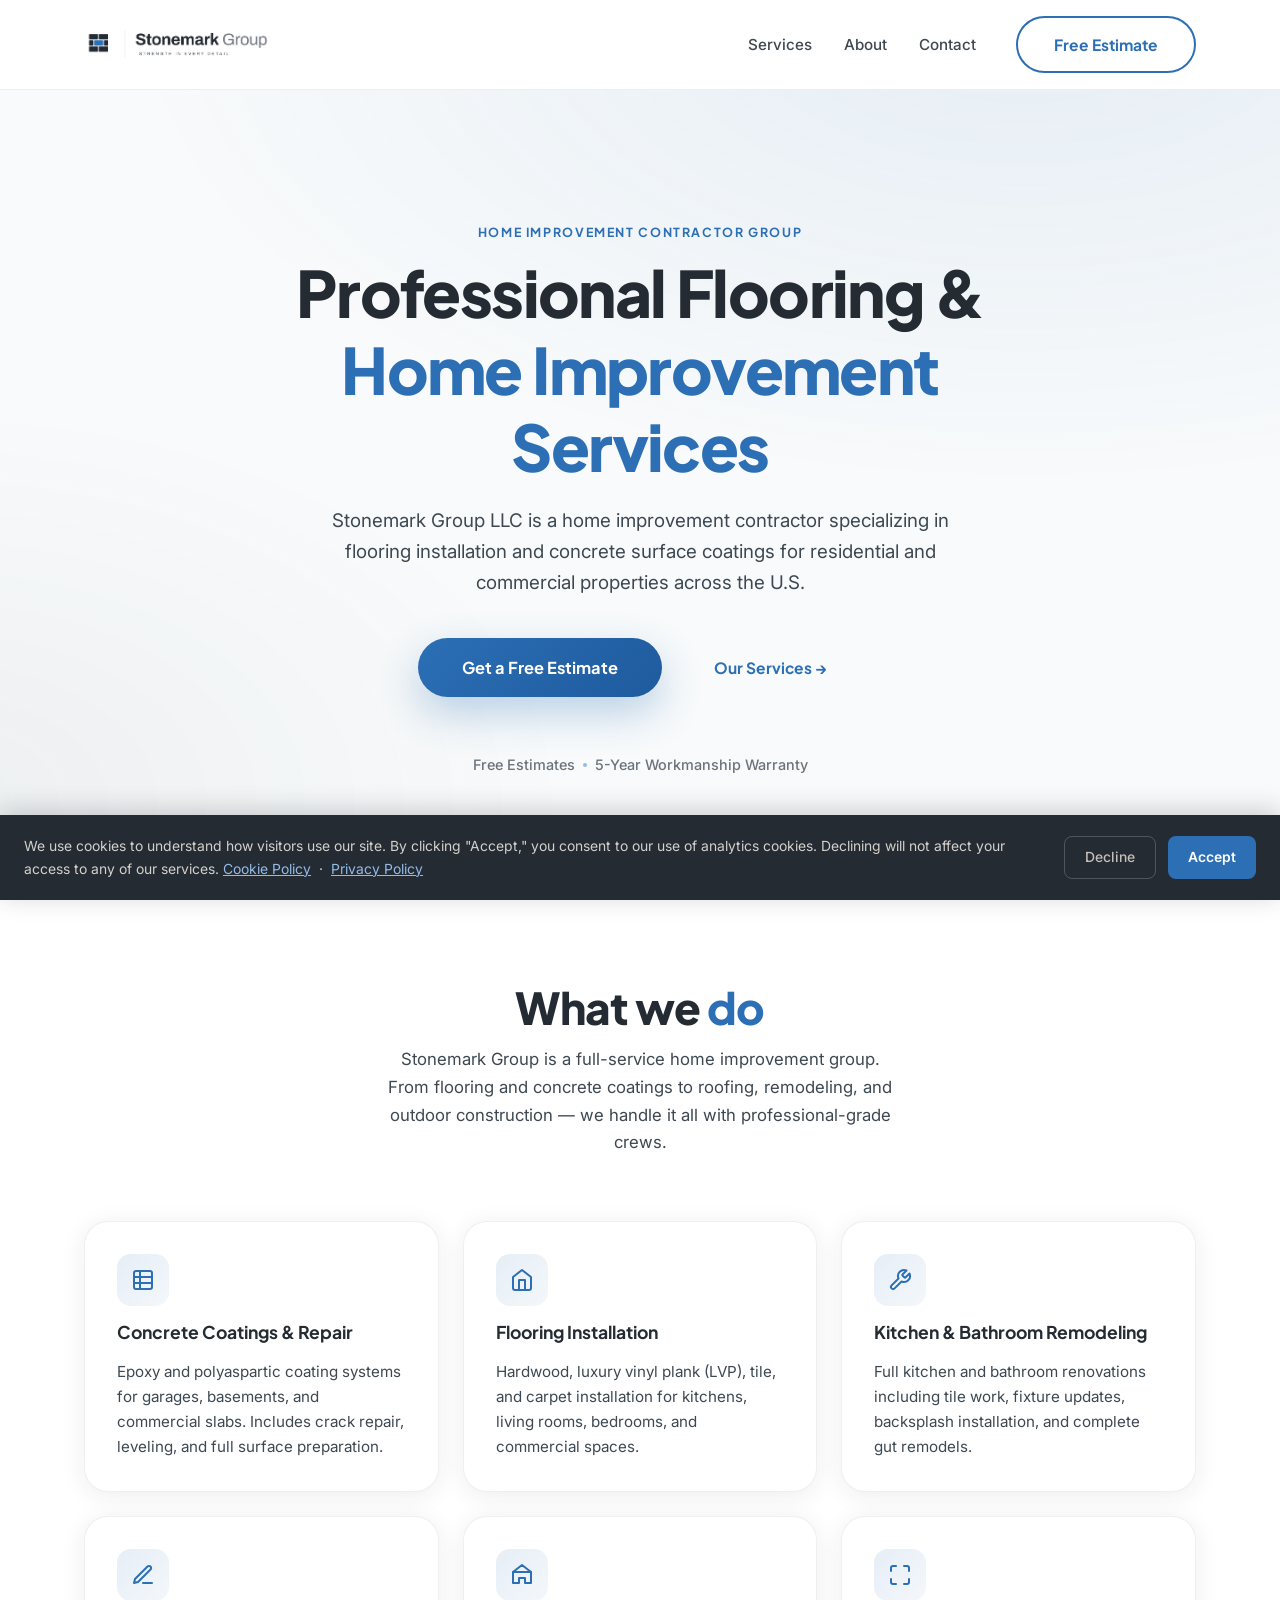
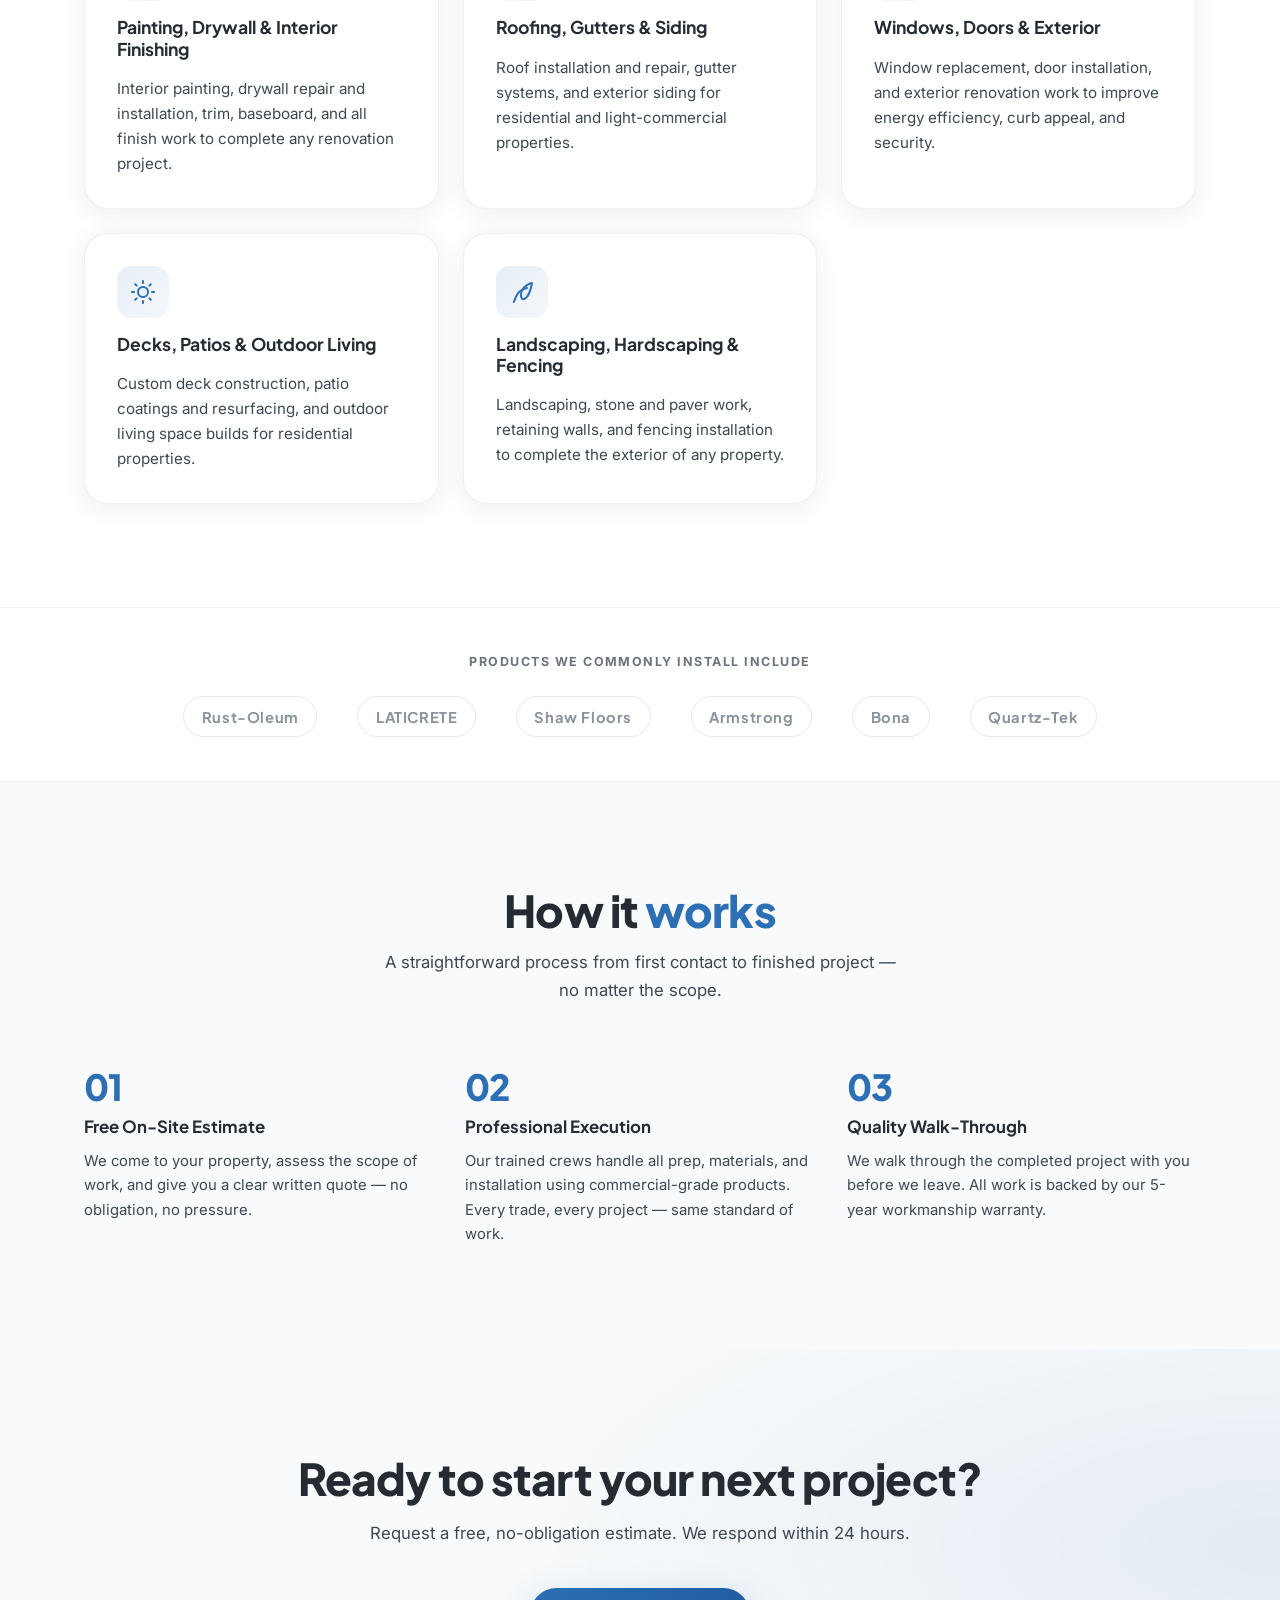
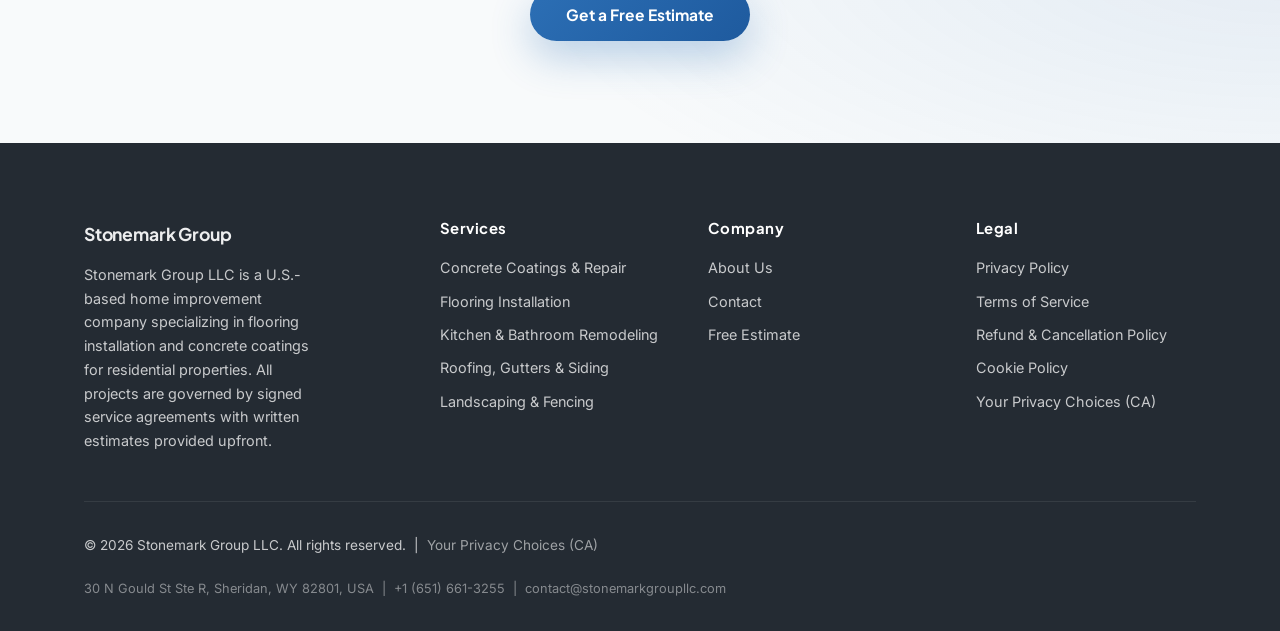
<file: index.html>
<!DOCTYPE html>
<html lang="en">
<head>
  <meta charset="UTF-8">
  <meta name="viewport" content="width=device-width, initial-scale=1.0">
  <link rel="icon" type="image/svg+xml" href="/favicon.svg">
  <link rel="icon" type="image/png" href="/logo.png">
  <link rel="apple-touch-icon" href="/logo.png">
  <title>Stonemark Group LLC | Professional Flooring & Home Improvement Services</title>
  <meta name="description" content="Stonemark Group LLC provides professional flooring and home improvement services — flooring installation, concrete coatings, and surface restoration for residential and commercial properties across the U.S.">

  <link rel="canonical" href="https://stonemarkgroupllc.com/">
  <meta property="og:type" content="website">
  <meta property="og:site_name" content="Stonemark Group LLC">
  <meta property="og:title" content="Stonemark Group LLC | Professional Flooring & Home Improvement Services">
  <meta property="og:description" content="Stonemark Group LLC provides professional flooring and home improvement services — flooring installation, concrete coatings, and surface restoration for residential and commercial properties across the U.S.">
  <meta property="og:url" content="https://stonemarkgroupllc.com/">
  <meta property="og:image" content="https://stonemarkgroupllc.com/logo.png">
  <meta name="twitter:card" content="summary">
  <meta name="twitter:site" content="@stonemarkgroup">
  <meta name="twitter:title" content="Stonemark Group LLC | Professional Flooring & Home Improvement Services">
  <meta name="twitter:description" content="Stonemark Group LLC provides professional flooring and home improvement services — flooring installation, concrete coatings, and surface restoration for residential and commercial properties across the U.S.">
  <meta name="twitter:image" content="https://stonemarkgroupllc.com/logo.png">

  <link rel="preconnect" href="https://fonts.googleapis.com">
  <link rel="preconnect" href="https://fonts.gstatic.com" crossorigin>
  <link href="https://fonts.googleapis.com/css2?family=Inter:wght@400;500;600;700&family=Plus+Jakarta+Sans:wght@700;800;900&display=swap" rel="stylesheet">
  <link rel="stylesheet" href="styles.css">

  <script type="application/ld+json">
  {
    "@context": "https://schema.org",
    "@type": ["HomeAndConstructionBusiness", "LocalBusiness"],
    "name": "Stonemark Group LLC",
    "legalName": "Stonemark Group LLC",
    "description": "Full-service home improvement group providing flooring, concrete coatings, remodeling, roofing, landscaping, and more for residential and commercial properties across the U.S.",
    "url": "https://stonemarkgroupllc.com",
    "logo": "https://stonemarkgroupllc.com/logo.png",
    "image": "https://stonemarkgroupllc.com/logo.png",
    "telephone": "+16516613255",
    "email": "contact@stonemarkgroupllc.com",
    "founder": {
      "@type": "Person",
      "name": "Ayoub Amaadour"
    },
    "address": {
      "@type": "PostalAddress",
      "streetAddress": "30 N Gould St Ste R",
      "addressLocality": "Sheridan",
      "addressRegion": "WY",
      "postalCode": "82801",
      "addressCountry": "US"
    },
    "areaServed": {"@type": "Country", "name": "United States"},
    "priceRange": "$$",
    "paymentAccepted": "Cash, Check, Credit Card",
    "sameAs": []
  }
  </script>
</head>
<body>

  <!-- Header -->
  <header class="site-header">
    <div class="container header-inner">
      <a href="index.html" class="brand">
        <img src="logo.png" alt="Stonemark Group" class="brand-logo">
      </a>

      <button class="nav-toggle" aria-expanded="false" aria-label="Toggle navigation">
        <span></span><span></span><span></span>
      </button>

      <nav class="nav-links">
        <a href="services.html">Services</a>
        <a href="about.html">About</a>
        <a href="contact.html">Contact</a>
        <a href="book-a-call.html" class="btn btn-outline">Free Estimate</a>
      </nav>
    </div>
  </header>

  <main>
    <!-- Hero Section -->
    <section class="hero">
      <div class="container">
        <span class="eyebrow fade-up">HOME IMPROVEMENT CONTRACTOR GROUP</span>
        <h1 class="hero-title fade-up">Professional Flooring &amp; <span>Home Improvement Services</span></h1>
        <p class="hero-sub fade-up" data-delay="1">
          Stonemark Group LLC is a home improvement contractor specializing in flooring installation and concrete surface coatings for residential and commercial properties across the U.S.
        </p>
        <div class="hero-actions fade-up" data-delay="2">
          <a href="book-a-call.html" class="btn btn-primary">Get a Free Estimate</a>
          <a href="#services" class="btn btn-ghost">Our Services &rarr;</a>
        </div>

        <div class="hero-trust fade-up" data-delay="3">
          <span>Free Estimates</span>
          <span class="hero-trust-dot"></span>
          <span>5-Year Workmanship Warranty</span>
        </div>

      </div>
    </section>

    <!-- Services Overview -->
    <section id="services" class="section section-alt">
      <div class="container">
        <header class="section-header">
          <h2 class="section-title">What we <span>do</span></h2>
          <p class="section-lead">Stonemark Group is a full-service home improvement group. From flooring and concrete coatings to roofing, remodeling, and outdoor construction — we handle it all with professional-grade crews.</p>
        </header>

        <div class="services-grid">
          <article class="service-card">
            <div class="service-icon">
              <svg xmlns="http://www.w3.org/2000/svg" width="24" height="24" viewBox="0 0 24 24" fill="none" stroke="currentColor" stroke-width="2" stroke-linecap="round" stroke-linejoin="round"><rect x="3" y="3" width="18" height="18" rx="2"/><path d="M3 9h18M3 15h18M9 3v18"/></svg>
            </div>
            <h3 class="service-title">Concrete Coatings &amp; Repair</h3>
            <p class="service-desc">Epoxy and polyaspartic coating systems for garages, basements, and commercial slabs. Includes crack repair, leveling, and full surface preparation.</p>
          </article>

          <article class="service-card">
            <div class="service-icon">
              <svg xmlns="http://www.w3.org/2000/svg" width="24" height="24" viewBox="0 0 24 24" fill="none" stroke="currentColor" stroke-width="2" stroke-linecap="round" stroke-linejoin="round"><path d="M3 9l9-7 9 7v11a2 2 0 0 1-2 2H5a2 2 0 0 1-2-2z"/><polyline points="9 22 9 12 15 12 15 22"/></svg>
            </div>
            <h3 class="service-title">Flooring Installation</h3>
            <p class="service-desc">Hardwood, luxury vinyl plank (LVP), tile, and carpet installation for kitchens, living rooms, bedrooms, and commercial spaces.</p>
          </article>

          <article class="service-card">
            <div class="service-icon">
              <svg xmlns="http://www.w3.org/2000/svg" width="24" height="24" viewBox="0 0 24 24" fill="none" stroke="currentColor" stroke-width="2" stroke-linecap="round" stroke-linejoin="round"><path d="M14.7 6.3a1 1 0 0 0 0 1.4l1.6 1.6a1 1 0 0 0 1.4 0l3.77-3.77a6 6 0 0 1-7.94 7.94l-6.91 6.91a2.12 2.12 0 0 1-3-3l6.91-6.91a6 6 0 0 1 7.94-7.94l-3.76 3.76z"/></svg>
            </div>
            <h3 class="service-title">Kitchen &amp; Bathroom Remodeling</h3>
            <p class="service-desc">Full kitchen and bathroom renovations including tile work, fixture updates, backsplash installation, and complete gut remodels.</p>
          </article>

          <article class="service-card">
            <div class="service-icon">
              <svg xmlns="http://www.w3.org/2000/svg" width="24" height="24" viewBox="0 0 24 24" fill="none" stroke="currentColor" stroke-width="2" stroke-linecap="round" stroke-linejoin="round"><path d="M12 20h9"/><path d="M16.5 3.5a2.121 2.121 0 0 1 3 3L7 19l-4 1 1-4L16.5 3.5z"/></svg>
            </div>
            <h3 class="service-title">Painting, Drywall &amp; Interior Finishing</h3>
            <p class="service-desc">Interior painting, drywall repair and installation, trim, baseboard, and all finish work to complete any renovation project.</p>
          </article>

          <article class="service-card">
            <div class="service-icon">
              <svg xmlns="http://www.w3.org/2000/svg" width="24" height="24" viewBox="0 0 24 24" fill="none" stroke="currentColor" stroke-width="2" stroke-linecap="round" stroke-linejoin="round"><polygon points="3 9 12 2 21 9"/><path d="M3 9v11h6v-5h6v5h6V9"/></svg>
            </div>
            <h3 class="service-title">Roofing, Gutters &amp; Siding</h3>
            <p class="service-desc">Roof installation and repair, gutter systems, and exterior siding for residential and light-commercial properties.</p>
          </article>

          <article class="service-card">
            <div class="service-icon">
              <svg xmlns="http://www.w3.org/2000/svg" width="24" height="24" viewBox="0 0 24 24" fill="none" stroke="currentColor" stroke-width="2" stroke-linecap="round" stroke-linejoin="round"><path d="M8 3H5a2 2 0 0 0-2 2v3m18 0V5a2 2 0 0 0-2-2h-3M3 16v3a2 2 0 0 0 2 2h3m8 0h3a2 2 0 0 0 2-2v-3"/></svg>
            </div>
            <h3 class="service-title">Windows, Doors &amp; Exterior</h3>
            <p class="service-desc">Window replacement, door installation, and exterior renovation work to improve energy efficiency, curb appeal, and security.</p>
          </article>

          <article class="service-card">
            <div class="service-icon">
              <svg xmlns="http://www.w3.org/2000/svg" width="24" height="24" viewBox="0 0 24 24" fill="none" stroke="currentColor" stroke-width="2" stroke-linecap="round" stroke-linejoin="round"><circle cx="12" cy="12" r="5"/><line x1="12" y1="1" x2="12" y2="3"/><line x1="12" y1="21" x2="12" y2="23"/><line x1="4.22" y1="4.22" x2="5.64" y2="5.64"/><line x1="18.36" y1="18.36" x2="19.78" y2="19.78"/><line x1="1" y1="12" x2="3" y2="12"/><line x1="21" y1="12" x2="23" y2="12"/><line x1="4.22" y1="19.78" x2="5.64" y2="18.36"/><line x1="18.36" y1="5.64" x2="19.78" y2="4.22"/></svg>
            </div>
            <h3 class="service-title">Decks, Patios &amp; Outdoor Living</h3>
            <p class="service-desc">Custom deck construction, patio coatings and resurfacing, and outdoor living space builds for residential properties.</p>
          </article>

          <article class="service-card">
            <div class="service-icon">
              <svg xmlns="http://www.w3.org/2000/svg" width="24" height="24" viewBox="0 0 24 24" fill="none" stroke="currentColor" stroke-width="2" stroke-linecap="round" stroke-linejoin="round"><path d="M17 8C8 10 5.9 16.17 3.82 22"/><path d="M22 3C22 3 12 5 11 14c-1 9 8 7 11-11z"/></svg>
            </div>
            <h3 class="service-title">Landscaping, Hardscaping &amp; Fencing</h3>
            <p class="service-desc">Landscaping, stone and paver work, retaining walls, and fencing installation to complete the exterior of any property.</p>
          </article>
        </div>
      </div>
    </section>

    <!-- Partner Brands -->
    <section class="brands-strip">
      <div class="container">
        <p class="brands-strip-label">Products we commonly install include</p>
        <div class="brands-row">
          <span class="brand-pill">Rust-Oleum</span>
          <span class="brand-pill">LATICRETE</span>
          <span class="brand-pill">Shaw Floors</span>
          <span class="brand-pill">Armstrong</span>
          <span class="brand-pill">Bona</span>
          <span class="brand-pill">Quartz-Tek</span>
        </div>
      </div>
    </section>

    <!-- How We Work -->
    <section class="section">
      <div class="container">
        <header class="section-header">
          <h2 class="section-title">How it <span>works</span></h2>
          <p class="section-lead">A straightforward process from first contact to finished project — no matter the scope.</p>
        </header>

        <div class="features-grid">
          <div class="feature-item">
            <div class="feature-num">01</div>
            <h3 class="feature-title">Free On-Site Estimate</h3>
            <p class="feature-desc">We come to your property, assess the scope of work, and give you a clear written quote — no obligation, no pressure.</p>
          </div>
          <div class="feature-item">
            <div class="feature-num">02</div>
            <h3 class="feature-title">Professional Execution</h3>
            <p class="feature-desc">Our trained crews handle all prep, materials, and installation using commercial-grade products. Every trade, every project — same standard of work.</p>
          </div>
          <div class="feature-item">
            <div class="feature-num">03</div>
            <h3 class="feature-title">Quality Walk-Through</h3>
            <p class="feature-desc">We walk through the completed project with you before we leave. All work is backed by our 5-year workmanship warranty.</p>
          </div>
        </div>
      </div>
    </section>

    <!-- CTA Section -->
    <section class="cta-section">
      <div class="container">
        <h2 class="section-title">Ready to start your next project?</h2>
        <p class="section-lead">Request a free, no-obligation estimate. We respond within 24 hours.</p>
        <a href="book-a-call.html" class="btn btn-primary">Get a Free Estimate</a>
      </div>
    </section>
  </main>

  <!-- Footer -->
  <footer class="site-footer">
    <div class="container">
      <div class="footer-grid">
        <div class="footer-brand">
          <a href="index.html" class="brand">
            <img src="logo.png" alt="Stonemark Group" class="brand-logo">
          </a>
          <p class="footer-brand-desc">Stonemark Group LLC is a U.S.-based home improvement company specializing in flooring installation and concrete coatings for residential properties. All projects are governed by signed service agreements with written estimates provided upfront.</p>
        </div>

        <div class="footer-col">
          <h4 class="footer-col-title">Services</h4>
          <div class="footer-links">
            <a href="services.html">Concrete Coatings &amp; Repair</a>
            <a href="services.html">Flooring Installation</a>
            <a href="services.html">Kitchen &amp; Bathroom Remodeling</a>
            <a href="services.html">Roofing, Gutters &amp; Siding</a>
            <a href="services.html">Landscaping &amp; Fencing</a>
          </div>
        </div>

        <div class="footer-col">
          <h4 class="footer-col-title">Company</h4>
          <div class="footer-links">
            <a href="about.html">About Us</a>
            <a href="contact.html">Contact</a>
            <a href="book-a-call.html">Free Estimate</a>
          </div>
        </div>

        <div class="footer-col">
          <h4 class="footer-col-title">Legal</h4>
          <div class="footer-links">
            <a href="privacy-policy.html">Privacy Policy</a>
            <a href="terms-of-service.html">Terms of Service</a>
            <a href="refund-policy.html">Refund &amp; Cancellation Policy</a>
            <a href="cookie-policy.html">Cookie Policy</a>
            <a href="privacy-policy.html#california-rights">Your Privacy Choices (CA)</a>
          </div>
        </div>
      </div>

      <div class="footer-bottom">
        <p>&copy; 2026 Stonemark Group LLC. All rights reserved. &nbsp;|&nbsp; <a href="privacy-policy.html#california-rights" style="color:inherit; opacity:0.75;">Your Privacy Choices (CA)</a></p>
        <p style="margin-top:0.35rem; font-size:0.8rem; opacity:0.6;">30 N Gould St Ste R, Sheridan, WY 82801, USA &nbsp;|&nbsp; <a href="tel:+16516613255" style="color:inherit;">+1 (651) 661-3255</a> &nbsp;|&nbsp; <a href="mailto:contact@stonemarkgroupllc.com" style="color:inherit;">contact@stonemarkgroupllc.com</a></p>
      </div>
    </div>
  </footer>

  <script src="scripts.js"></script>
</body>
</html>
</file>
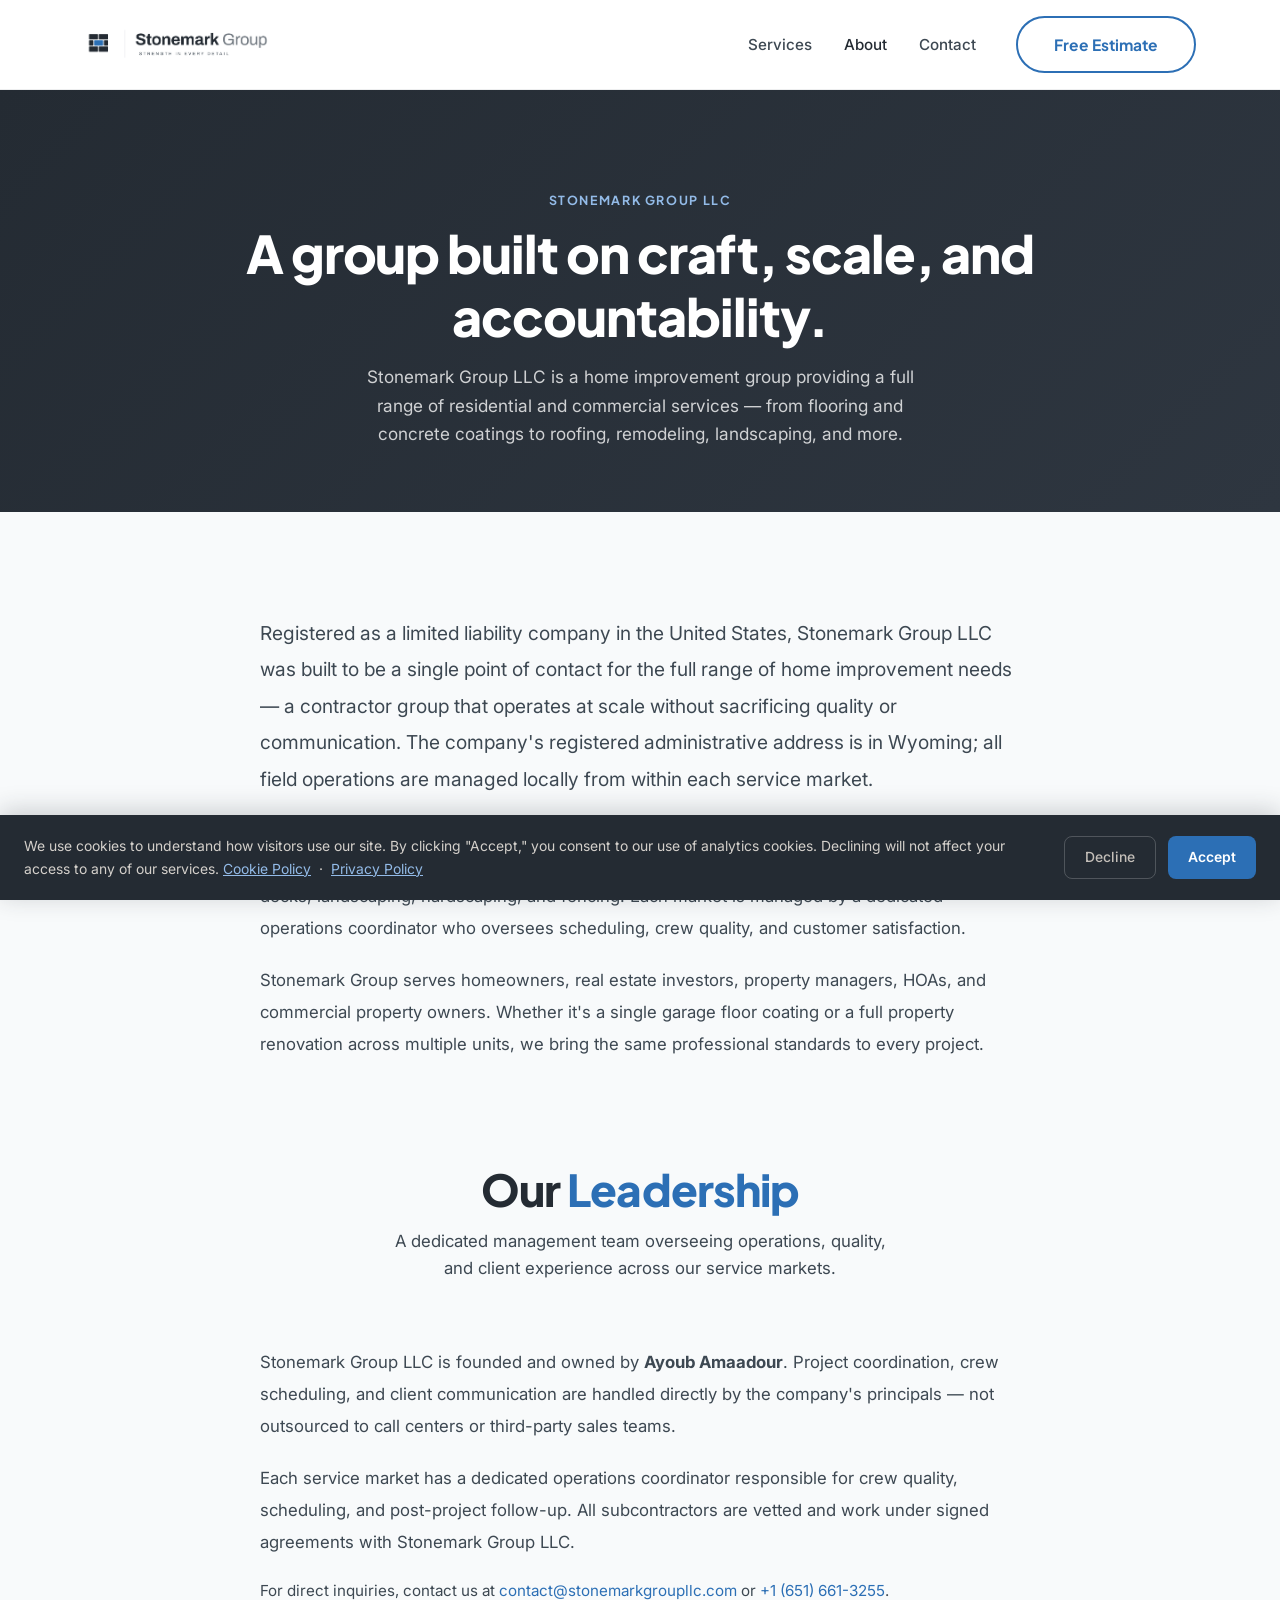
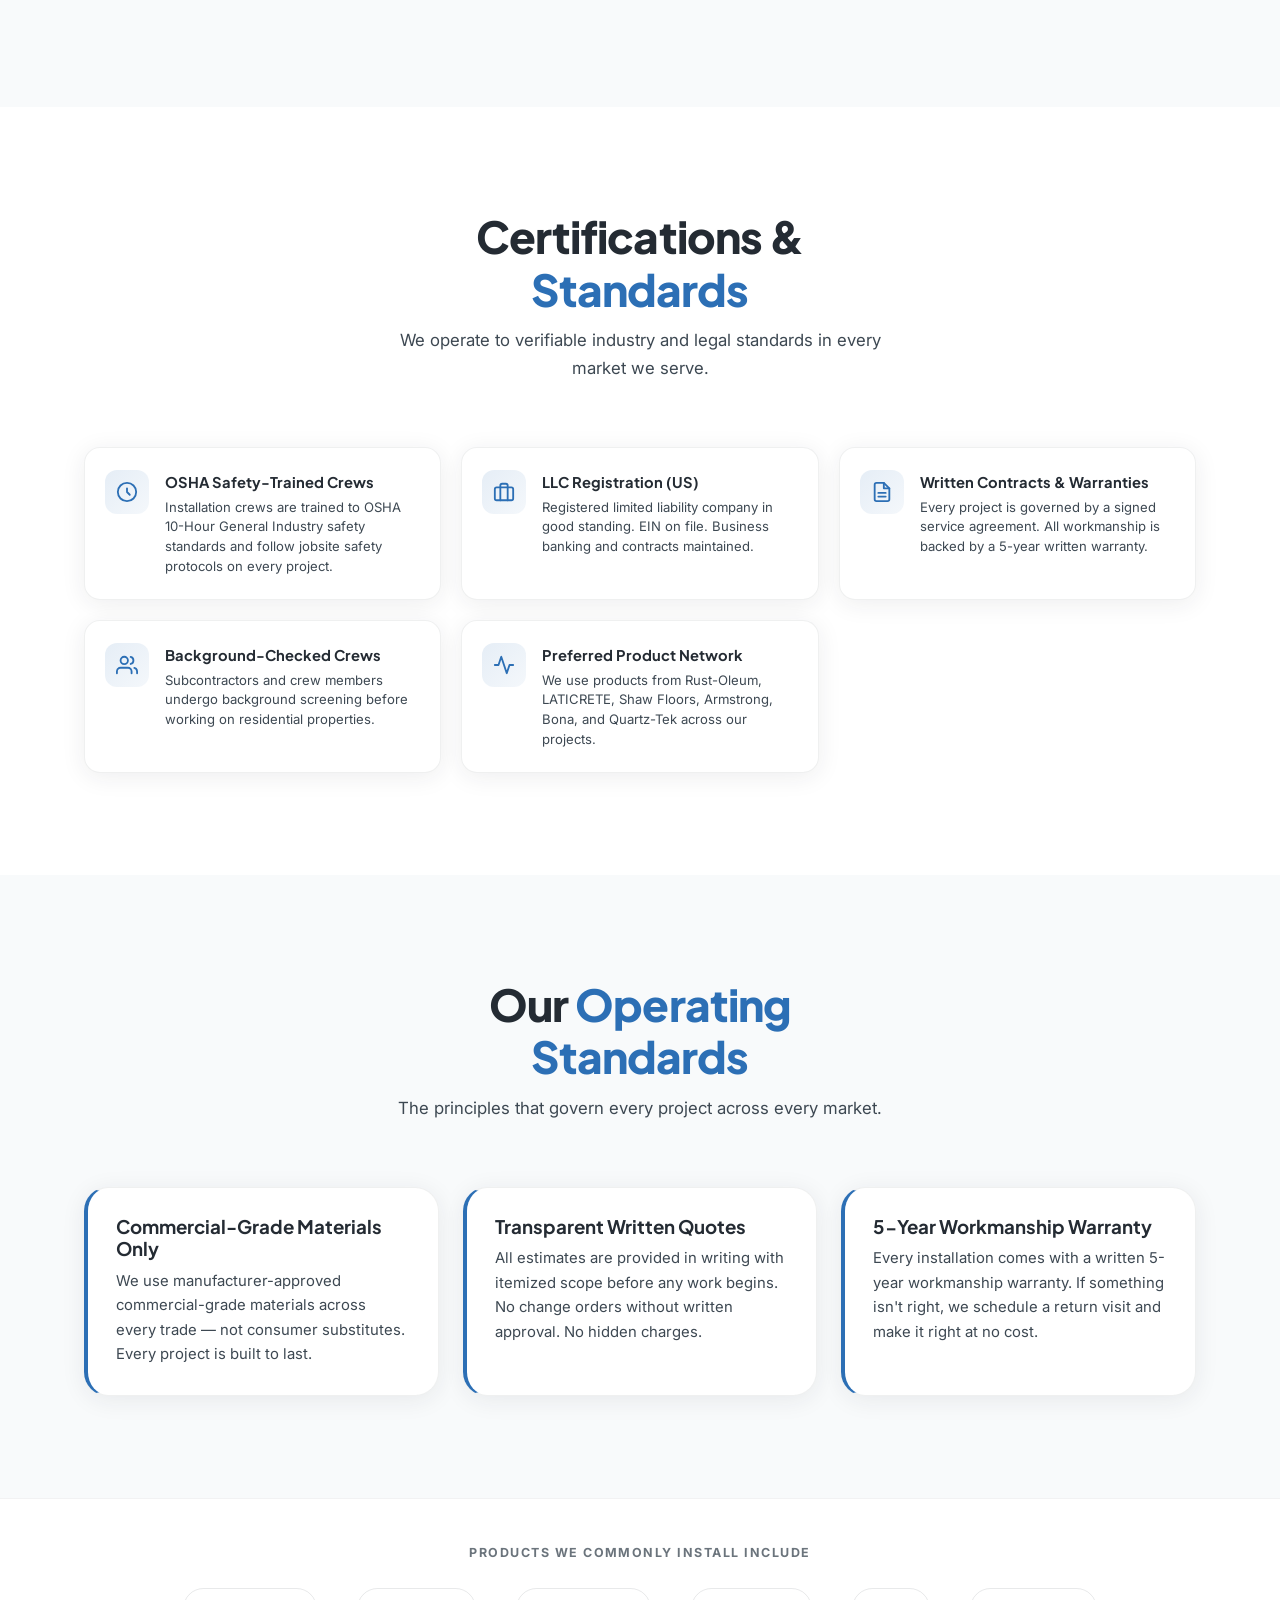
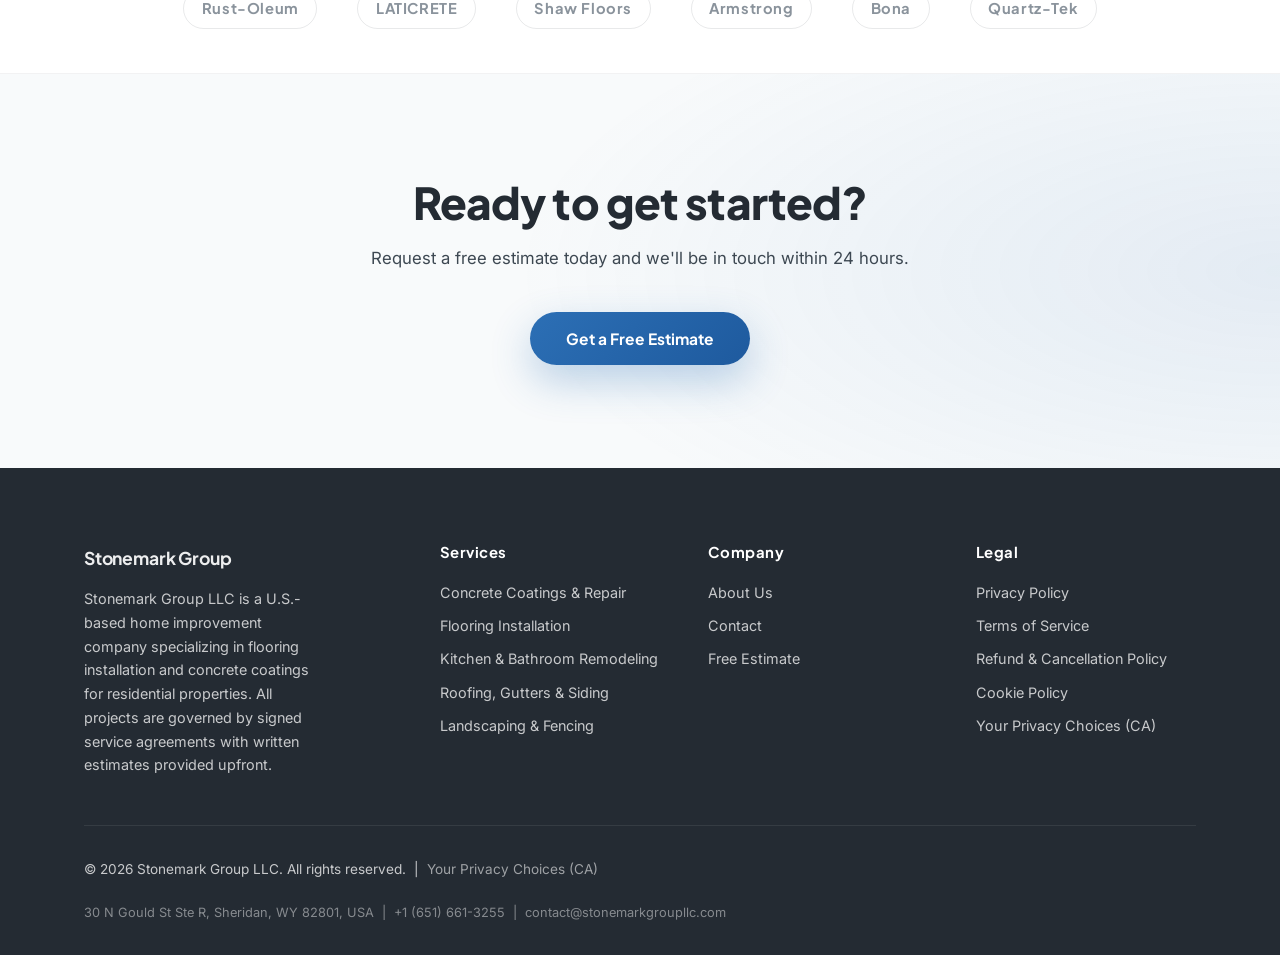
<file: about.html>
<!DOCTYPE html>
<html lang="en">
<head>
  <meta charset="UTF-8">
  <meta name="viewport" content="width=device-width, initial-scale=1.0">
  <link rel="icon" type="image/svg+xml" href="/favicon.svg">
  <link rel="icon" type="image/png" href="/logo.png">
  <link rel="apple-touch-icon" href="/logo.png">
  <title>About Stonemark Group LLC | Professional Flooring & Home Improvement Services</title>
  <meta name="description" content="Learn about Stonemark Group LLC — a home improvement group providing full-service residential and commercial construction and renovation across the U.S.">

  <link rel="canonical" href="https://stonemarkgroupllc.com/about.html">
  <meta property="og:type" content="website">
  <meta property="og:site_name" content="Stonemark Group LLC">
  <meta property="og:title" content="About Stonemark Group LLC | Professional Flooring & Home Improvement Services">
  <meta property="og:description" content="Learn about Stonemark Group LLC — a home improvement group providing full-service residential and commercial construction and renovation across the U.S.">
  <meta property="og:url" content="https://stonemarkgroupllc.com/about.html">
  <meta property="og:image" content="https://stonemarkgroupllc.com/logo.png">
  <meta name="twitter:card" content="summary">
  <meta name="twitter:title" content="About Stonemark Group LLC | Professional Flooring & Home Improvement Services">
  <meta name="twitter:description" content="Learn about Stonemark Group LLC — a home improvement group providing full-service residential and commercial construction and renovation across the U.S.">
  <meta name="twitter:image" content="https://stonemarkgroupllc.com/logo.png">

  <link rel="preconnect" href="https://fonts.googleapis.com">
  <link rel="preconnect" href="https://fonts.gstatic.com" crossorigin>
  <link href="https://fonts.googleapis.com/css2?family=Inter:wght@400;500;600;700&family=Plus+Jakarta+Sans:wght@700;800;900&display=swap" rel="stylesheet">
  <link rel="stylesheet" href="styles.css">
</head>
<body>

  <!-- Header -->
  <header class="site-header">
    <div class="container header-inner">
      <a href="index.html" class="brand">
        <img src="logo.png" alt="Stonemark Group" class="brand-logo">
      </a>
      <button class="nav-toggle" aria-expanded="false" aria-label="Toggle navigation">
        <span></span><span></span><span></span>
      </button>
      <nav class="nav-links">
        <a href="services.html">Services</a>
        <a href="about.html" class="active">About</a>
        <a href="contact.html">Contact</a>
        <a href="book-a-call.html" class="btn btn-outline">Free Estimate</a>
      </nav>
    </div>
  </header>

  <!-- Page Hero -->
  <section class="page-hero">
    <div class="container">
      <span class="eyebrow fade-up">STONEMARK GROUP LLC</span>
      <h1 class="page-hero-title fade-up" data-delay="1">A group built on craft, scale, and accountability.</h1>
      <p class="page-hero-sub fade-up" data-delay="2">Stonemark Group LLC is a home improvement group providing a full range of residential and commercial services — from flooring and concrete coatings to roofing, remodeling, landscaping, and more.</p>
    </div>
  </section>

  <main>
    <!-- Company Overview -->
    <section class="section" style="padding-bottom: 0;">
      <div class="container">
        <div style="max-width: 760px; margin: 0 auto;">
          <p style="font-size: 1.2rem; line-height: 1.9; color: var(--color-muted);">
            Registered as a limited liability company in the United States, Stonemark Group LLC was built to be a single point of contact for the full range of home improvement needs — a contractor group that operates at scale without sacrificing quality or communication. The company's registered administrative address is in Wyoming; all field operations are managed locally from within each service market.
          </p>
          <p style="font-size: 1.05rem; line-height: 1.9; color: var(--color-muted); margin-top: 1.25rem;">
            We operate regional crews across our service markets, covering everything from flooring and concrete coatings to roofing, kitchen and bathroom remodeling, painting, windows and doors, decks, landscaping, hardscaping, and fencing. Each market is managed by a dedicated operations coordinator who oversees scheduling, crew quality, and customer satisfaction.
          </p>
          <p style="font-size: 1.05rem; line-height: 1.9; color: var(--color-muted); margin-top: 1.25rem;">
            Stonemark Group serves homeowners, real estate investors, property managers, HOAs, and commercial property owners. Whether it's a single garage floor coating or a full property renovation across multiple units, we bring the same professional standards to every project.
          </p>
        </div>
      </div>
    </section>

    <!-- Leadership -->
    <section class="section">
      <div class="container">
        <header class="section-header">
          <h2 class="section-title">Our <span>Leadership</span></h2>
          <p class="section-lead">A dedicated management team overseeing operations, quality, and client experience across our service markets.</p>
        </header>

        <div class="fade-up" style="max-width: 760px; margin: 0 auto;">
          <p style="font-size: 1.05rem; line-height: 1.9; color: var(--color-muted);">
            Stonemark Group LLC is founded and owned by <strong>Ayoub Amaadour</strong>. Project coordination, crew scheduling, and client communication are handled directly by the company's principals — not outsourced to call centers or third-party sales teams.
          </p>
          <p style="font-size: 1.05rem; line-height: 1.9; color: var(--color-muted); margin-top: 1.25rem;">
            Each service market has a dedicated operations coordinator responsible for crew quality, scheduling, and post-project follow-up. All subcontractors are vetted and work under signed agreements with Stonemark Group LLC.
          </p>
          <p style="font-size: 0.95rem; line-height: 1.75; color: var(--color-muted); margin-top: 1.25rem;">
            For direct inquiries, contact us at <a href="mailto:contact@stonemarkgroupllc.com" style="color: var(--amber);">contact@stonemarkgroupllc.com</a> or <a href="tel:+16516613255" style="color: var(--amber);">+1 (651) 661-3255</a>.
          </p>
        </div>
      </div>
    </section>

    <!-- Certifications & Standards -->
    <section class="section section-alt">
      <div class="container">
        <header class="section-header">
          <h2 class="section-title">Certifications &amp; <span>Standards</span></h2>
          <p class="section-lead">We operate to verifiable industry and legal standards in every market we serve.</p>
        </header>

        <div class="certs-grid fade-up">
          <div class="cert-card">
            <div class="cert-icon">
              <svg xmlns="http://www.w3.org/2000/svg" width="22" height="22" viewBox="0 0 24 24" fill="none" stroke="currentColor" stroke-width="2" stroke-linecap="round" stroke-linejoin="round"><circle cx="12" cy="12" r="10"/><path d="M12 8v4l3 3"/></svg>
            </div>
            <div class="cert-body">
              <div class="cert-title">OSHA Safety-Trained Crews</div>
              <div class="cert-desc">Installation crews are trained to OSHA 10-Hour General Industry safety standards and follow jobsite safety protocols on every project.</div>
            </div>
          </div>
          <div class="cert-card">
            <div class="cert-icon">
              <svg xmlns="http://www.w3.org/2000/svg" width="22" height="22" viewBox="0 0 24 24" fill="none" stroke="currentColor" stroke-width="2" stroke-linecap="round" stroke-linejoin="round"><rect x="2" y="7" width="20" height="14" rx="2"/><path d="M16 21V5a2 2 0 0 0-2-2h-4a2 2 0 0 0-2 2v16"/></svg>
            </div>
            <div class="cert-body">
              <div class="cert-title">LLC Registration (US)</div>
              <div class="cert-desc">Registered limited liability company in good standing. EIN on file. Business banking and contracts maintained.</div>
            </div>
          </div>
          <div class="cert-card">
            <div class="cert-icon">
              <svg xmlns="http://www.w3.org/2000/svg" width="22" height="22" viewBox="0 0 24 24" fill="none" stroke="currentColor" stroke-width="2" stroke-linecap="round" stroke-linejoin="round"><path d="M14 2H6a2 2 0 0 0-2 2v16a2 2 0 0 0 2 2h12a2 2 0 0 0 2-2V8z"/><polyline points="14 2 14 8 20 8"/><line x1="16" y1="13" x2="8" y2="13"/><line x1="16" y1="17" x2="8" y2="17"/></svg>
            </div>
            <div class="cert-body">
              <div class="cert-title">Written Contracts &amp; Warranties</div>
              <div class="cert-desc">Every project is governed by a signed service agreement. All workmanship is backed by a 5-year written warranty.</div>
            </div>
          </div>
          <div class="cert-card">
            <div class="cert-icon">
              <svg xmlns="http://www.w3.org/2000/svg" width="22" height="22" viewBox="0 0 24 24" fill="none" stroke="currentColor" stroke-width="2" stroke-linecap="round" stroke-linejoin="round"><path d="M17 21v-2a4 4 0 0 0-4-4H5a4 4 0 0 0-4 4v2"/><circle cx="9" cy="7" r="4"/><path d="M23 21v-2a4 4 0 0 0-3-3.87"/><path d="M16 3.13a4 4 0 0 1 0 7.75"/></svg>
            </div>
            <div class="cert-body">
              <div class="cert-title">Background-Checked Crews</div>
              <div class="cert-desc">Subcontractors and crew members undergo background screening before working on residential properties.</div>
            </div>
          </div>
          <div class="cert-card">
            <div class="cert-icon">
              <svg xmlns="http://www.w3.org/2000/svg" width="22" height="22" viewBox="0 0 24 24" fill="none" stroke="currentColor" stroke-width="2" stroke-linecap="round" stroke-linejoin="round"><polyline points="22 12 18 12 15 21 9 3 6 12 2 12"/></svg>
            </div>
            <div class="cert-body">
              <div class="cert-title">Preferred Product Network</div>
              <div class="cert-desc">We use products from Rust-Oleum, LATICRETE, Shaw Floors, Armstrong, Bona, and Quartz-Tek across our projects.</div>
            </div>
          </div>
        </div>
      </div>
    </section>

    <!-- Values -->
    <section class="section">
      <div class="container">
        <header class="section-header">
          <h2 class="section-title">Our <span>Operating Standards</span></h2>
          <p class="section-lead">The principles that govern every project across every market.</p>
        </header>

        <div class="values-grid fade-up">
          <div class="value-card">
            <h3 class="value-title">Commercial-Grade Materials Only</h3>
            <p class="value-desc">We use manufacturer-approved commercial-grade materials across every trade — not consumer substitutes. Every project is built to last.</p>
          </div>
          <div class="value-card">
            <h3 class="value-title">Transparent Written Quotes</h3>
            <p class="value-desc">All estimates are provided in writing with itemized scope before any work begins. No change orders without written approval. No hidden charges.</p>
          </div>
          <div class="value-card">
            <h3 class="value-title">5-Year Workmanship Warranty</h3>
            <p class="value-desc">Every installation comes with a written 5-year workmanship warranty. If something isn't right, we schedule a return visit and make it right at no cost.</p>
          </div>
        </div>
      </div>
    </section>

    <!-- Partner Brands -->
    <section class="brands-strip">
      <div class="container">
        <p class="brands-strip-label">Products we commonly install include</p>
        <div class="brands-row">
          <span class="brand-pill">Rust-Oleum</span>
          <span class="brand-pill">LATICRETE</span>
          <span class="brand-pill">Shaw Floors</span>
          <span class="brand-pill">Armstrong</span>
          <span class="brand-pill">Bona</span>
          <span class="brand-pill">Quartz-Tek</span>
        </div>
      </div>
    </section>

    <!-- CTA -->
    <section class="cta-section">
      <div class="container">
        <h2 class="section-title">Ready to get started?</h2>
        <p class="section-lead">Request a free estimate today and we'll be in touch within 24 hours.</p>
        <a href="book-a-call.html" class="btn btn-primary">Get a Free Estimate</a>
      </div>
    </section>
  </main>

  <!-- Footer -->
  <footer class="site-footer">
    <div class="container">
      <div class="footer-grid">
        <div class="footer-brand">
          <a href="index.html" class="brand">
            <img src="logo.png" alt="Stonemark Group" class="brand-logo">
          </a>
          <p class="footer-brand-desc">Stonemark Group LLC is a U.S.-based home improvement company specializing in flooring installation and concrete coatings for residential properties. All projects are governed by signed service agreements with written estimates provided upfront.</p>
        </div>
        <div class="footer-col">
          <h4 class="footer-col-title">Services</h4>
          <div class="footer-links">
            <a href="services.html">Concrete Coatings &amp; Repair</a>
            <a href="services.html">Flooring Installation</a>
            <a href="services.html">Kitchen &amp; Bathroom Remodeling</a>
            <a href="services.html">Roofing, Gutters &amp; Siding</a>
            <a href="services.html">Landscaping &amp; Fencing</a>
          </div>
        </div>
        <div class="footer-col">
          <h4 class="footer-col-title">Company</h4>
          <div class="footer-links">
            <a href="about.html">About Us</a>
            <a href="contact.html">Contact</a>
            <a href="book-a-call.html">Free Estimate</a>
          </div>
        </div>
        <div class="footer-col">
          <h4 class="footer-col-title">Legal</h4>
          <div class="footer-links">
            <a href="privacy-policy.html">Privacy Policy</a>
            <a href="terms-of-service.html">Terms of Service</a>
            <a href="refund-policy.html">Refund &amp; Cancellation Policy</a>
            <a href="cookie-policy.html">Cookie Policy</a>
            <a href="privacy-policy.html#california-rights">Your Privacy Choices (CA)</a>
          </div>
        </div>
      </div>
      <div class="footer-bottom">
        <p>&copy; 2026 Stonemark Group LLC. All rights reserved. &nbsp;|&nbsp; <a href="privacy-policy.html#california-rights" style="color:inherit; opacity:0.75;">Your Privacy Choices (CA)</a></p>
        <p style="margin-top:0.35rem; font-size:0.8rem; opacity:0.6;">30 N Gould St Ste R, Sheridan, WY 82801, USA &nbsp;|&nbsp; <a href="tel:+16516613255" style="color:inherit;">+1 (651) 661-3255</a> &nbsp;|&nbsp; <a href="mailto:contact@stonemarkgroupllc.com" style="color:inherit;">contact@stonemarkgroupllc.com</a></p>
      </div>
    </div>
  </footer>
  <script src="scripts.js"></script>
</body>
</html>
</file>
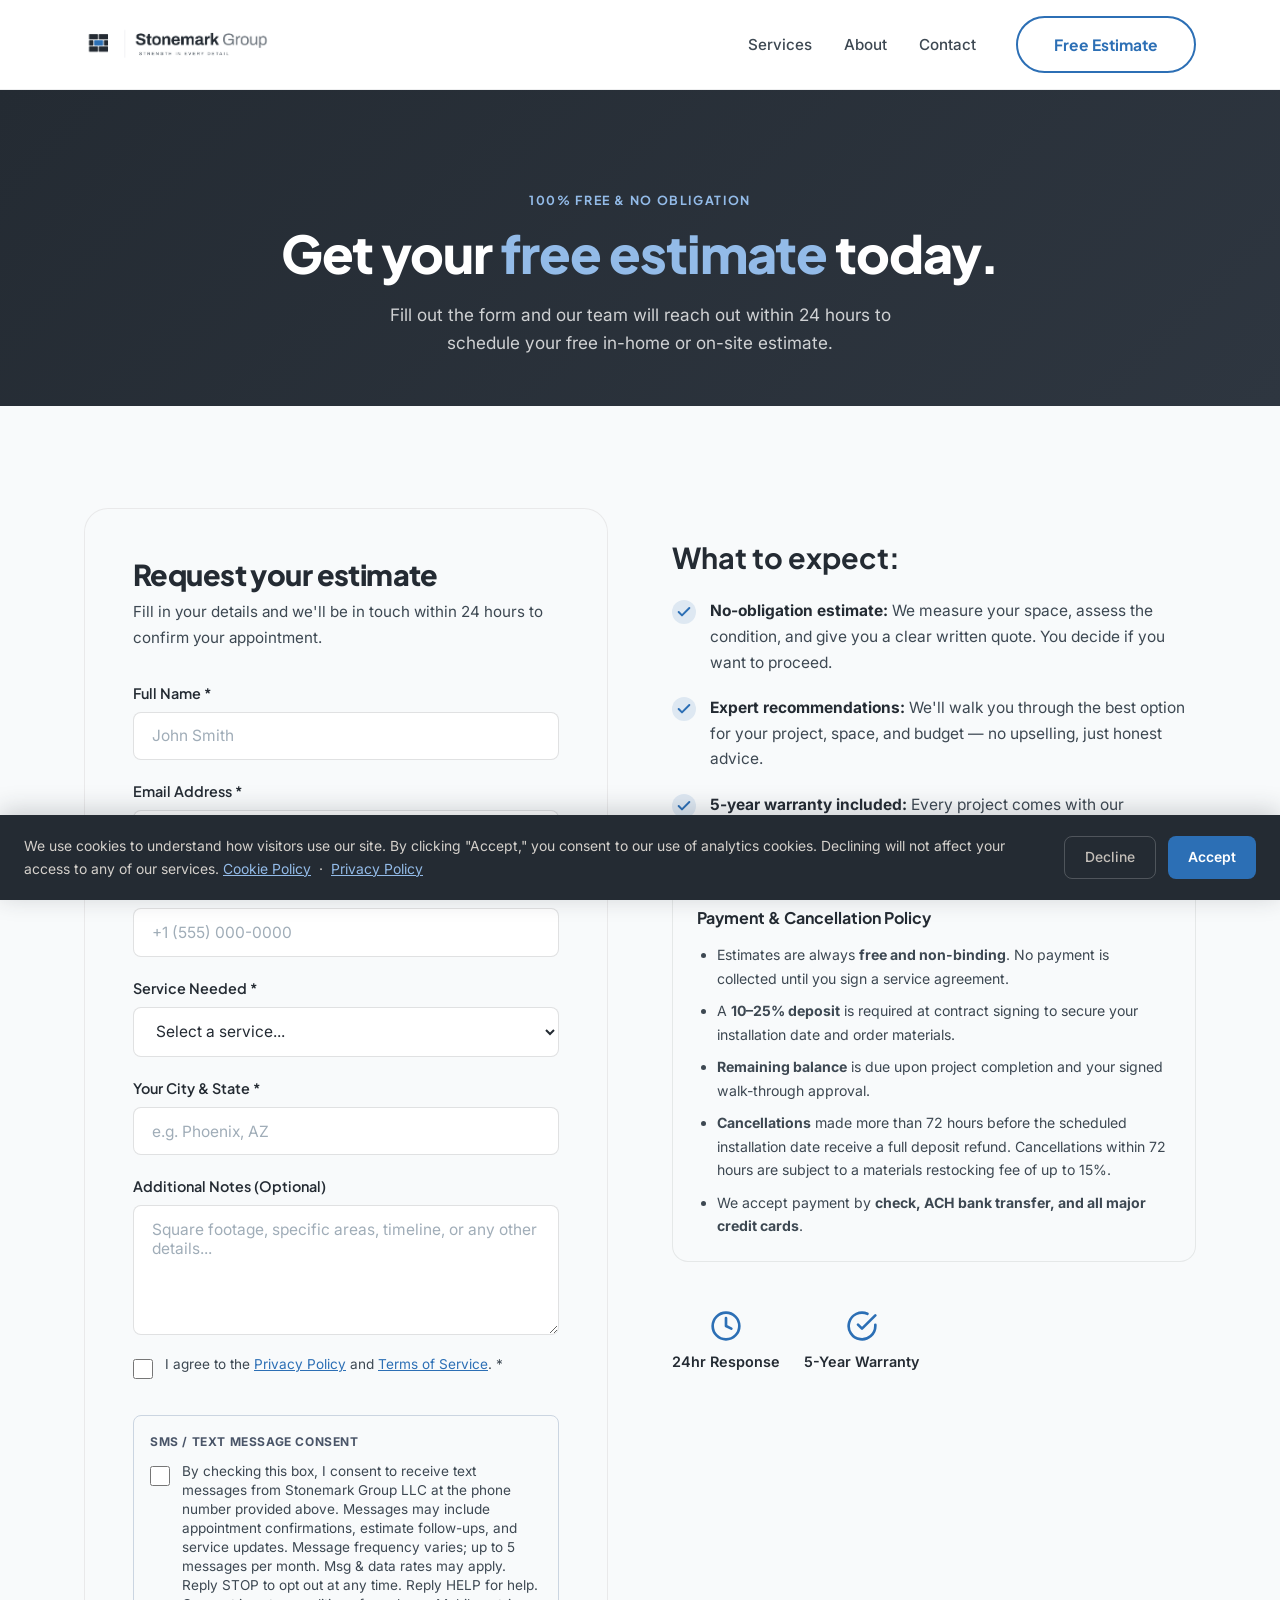
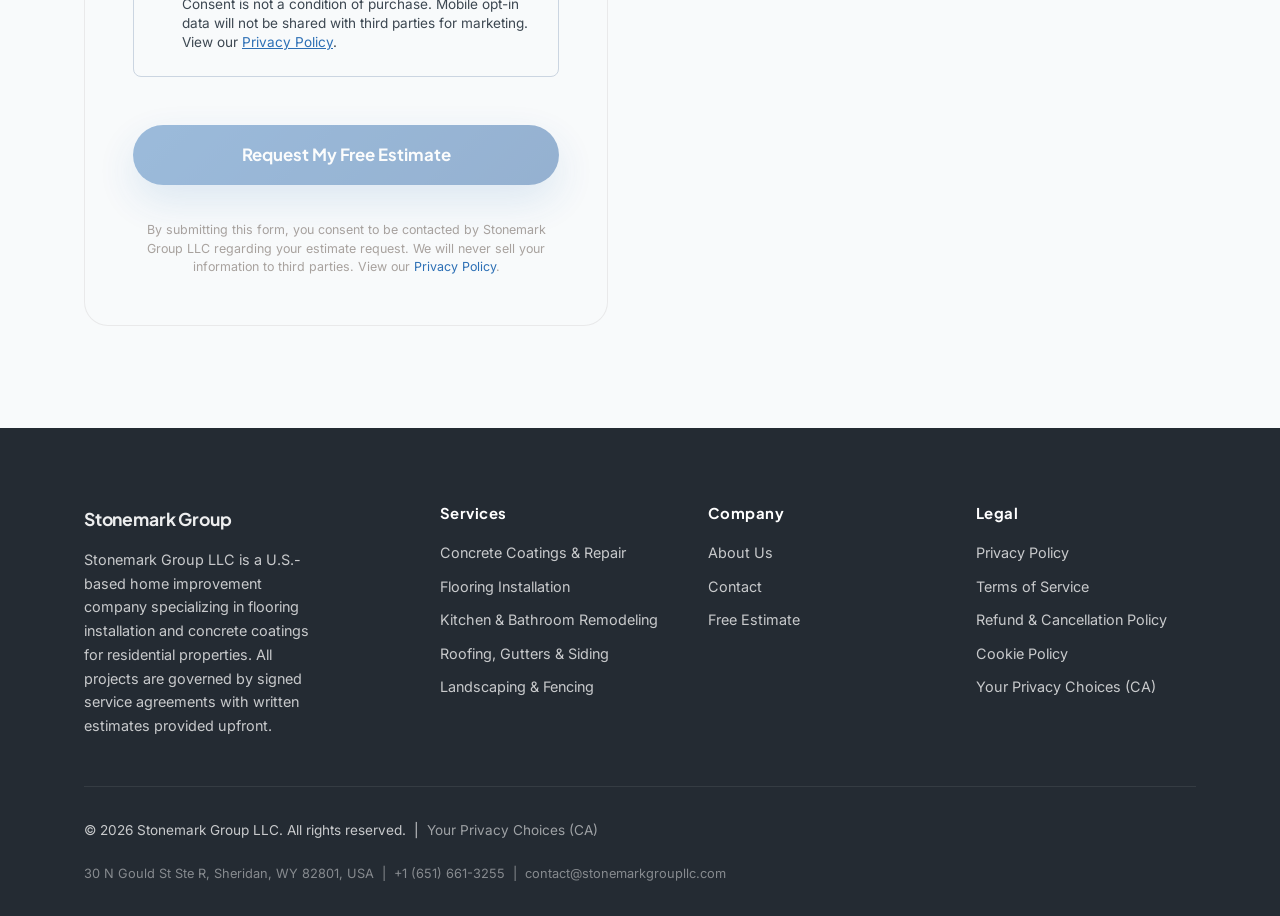
<file: book-a-call.html>
<!DOCTYPE html>
<html lang="en">
<head>
  <meta charset="UTF-8">
  <meta name="viewport" content="width=device-width, initial-scale=1.0">
  <link rel="icon" type="image/svg+xml" href="/favicon.svg">
  <link rel="icon" type="image/png" href="/logo.png">
  <link rel="apple-touch-icon" href="/logo.png">
  <title>Get a Free Estimate | Stonemark Group LLC — Home Improvement Services</title>
  <meta name="description" content="Request a free, no-obligation estimate for any home improvement service from Stonemark Group LLC. We respond within 24 hours.">

  <link rel="canonical" href="https://stonemarkgroupllc.com/book-a-call.html">
  <meta property="og:type" content="website">
  <meta property="og:site_name" content="Stonemark Group LLC">
  <meta property="og:title" content="Get a Free Estimate | Stonemark Group LLC — Home Improvement Services">
  <meta property="og:description" content="Request a free, no-obligation estimate for any home improvement service from Stonemark Group LLC. We respond within 24 hours.">
  <meta property="og:url" content="https://stonemarkgroupllc.com/book-a-call.html">
  <meta property="og:image" content="https://stonemarkgroupllc.com/logo.png">
  <meta name="twitter:card" content="summary">
  <meta name="twitter:title" content="Get a Free Estimate | Stonemark Group LLC — Home Improvement Services">
  <meta name="twitter:description" content="Request a free, no-obligation estimate for any home improvement service from Stonemark Group LLC. We respond within 24 hours.">
  <meta name="twitter:image" content="https://stonemarkgroupllc.com/logo.png">

  <link rel="preconnect" href="https://fonts.googleapis.com">
  <link rel="preconnect" href="https://fonts.gstatic.com" crossorigin>
  <link href="https://fonts.googleapis.com/css2?family=Inter:wght@400;500;600;700&family=Plus+Jakarta+Sans:wght@700;800;900&display=swap" rel="stylesheet">
  <link rel="stylesheet" href="styles.css">
</head>
<body>

  <!-- Header -->
  <header class="site-header">
    <div class="container header-inner">
      <a href="index.html" class="brand">
        <img src="logo.png" alt="Stonemark Group" class="brand-logo">
      </a>
      <button class="nav-toggle" aria-expanded="false" aria-label="Toggle navigation">
        <span></span><span></span><span></span>
      </button>
      <nav class="nav-links">
        <a href="services.html">Services</a>
        <a href="about.html">About</a>
        <a href="contact.html">Contact</a>
        <a href="book-a-call.html" class="btn btn-outline">Free Estimate</a>
      </nav>
    </div>
  </header>

  <!-- Page Hero -->
  <section class="page-hero" style="padding-bottom: 3rem;">
    <div class="container">
      <span class="eyebrow fade-up">100% FREE &amp; NO OBLIGATION</span>
      <h1 class="page-hero-title fade-up" data-delay="1">Get your <span style="color: var(--amber-light);">free estimate</span> today.</h1>
      <p class="page-hero-sub fade-up" data-delay="2">Fill out the form and our team will reach out within 24 hours to schedule your free in-home or on-site estimate.</p>
    </div>
  </section>

  <main>
    <section class="section">
      <div class="container">
        <div class="book-grid fade-up" data-delay="3">

          <!-- Form -->
          <div class="contact-form-wrapper" style="background: var(--surface); padding: 3rem; border-radius: var(--radius-lg); border: 1px solid rgba(28,25,23,0.07);">
            <header style="margin-bottom: 2rem;">
              <h2 class="section-title" style="font-size: 1.8rem; margin-bottom: 0.5rem;">Request your estimate</h2>
              <p class="section-lead" style="font-size: 0.95rem; color: var(--color-muted);">Fill in your details and we'll be in touch within 24 hours to confirm your appointment.</p>
            </header>

            <form class="contact-form" action="/thank-you-call.html" method="POST" id="estimate-form">

              <div class="form-group">
                <label for="name">Full Name *</label>
                <input type="text" id="name" name="name" placeholder="John Smith" required>
              </div>

              <div class="form-group">
                <label for="email">Email Address *</label>
                <input type="email" id="email" name="email" placeholder="john@example.com" required>
              </div>

              <div class="form-group">
                <label for="phone">Phone Number *</label>
                <input type="tel" id="phone" name="phone" placeholder="+1 (555) 000-0000" required>
              </div>

              <div class="form-group">
                <label for="service">Service Needed *</label>
                <select id="service" name="service" required>
                  <option value="">Select a service...</option>
                  <option value="concrete-coatings">Concrete Coatings &amp; Repair</option>
                  <option value="flooring">Flooring Installation</option>
                  <option value="kitchen-bath">Kitchen &amp; Bathroom Remodeling</option>
                  <option value="painting-drywall">Painting, Drywall &amp; Interior Finishing</option>
                  <option value="roofing-gutters">Roofing, Gutters &amp; Siding</option>
                  <option value="windows-doors">Windows, Doors &amp; Exterior</option>
                  <option value="decks-patios">Decks, Patios &amp; Outdoor Living</option>
                  <option value="landscaping-fencing">Landscaping, Hardscaping &amp; Fencing</option>
                  <option value="other">Other / Not Sure</option>
                </select>
              </div>

              <div class="form-group">
                <label for="city">Your City &amp; State *</label>
                <input type="text" id="city" name="city" placeholder="e.g. Phoenix, AZ" required>
              </div>

              <div class="form-group">
                <label for="notes">Additional Notes (Optional)</label>
                <textarea id="notes" name="notes" placeholder="Square footage, specific areas, timeline, or any other details..."></textarea>
              </div>

              <!-- Terms & Privacy Consent -->
              <div class="checkbox-group">
                <input type="checkbox" id="terms-consent" name="terms-consent" value="agreed" required>
                <label for="terms-consent">
                  I agree to the <a href="privacy-policy.html" target="_blank">Privacy Policy</a> and <a href="terms-of-service.html" target="_blank">Terms of Service</a>. *
                </label>
              </div>

              <!-- SMS Consent -->
              <div class="sms-consent-box">
                <div class="sms-consent-heading">SMS / Text Message Consent</div>
                <div class="checkbox-group">
                  <input type="checkbox" id="sms-consent" name="sms-consent" value="agreed">
                  <label for="sms-consent">
                    By checking this box, I consent to receive text messages from Stonemark Group LLC at the phone number provided above. Messages may include appointment confirmations, estimate follow-ups, and service updates. Message frequency varies; up to 5 messages per month. Msg &amp; data rates may apply. Reply STOP to opt out at any time. Reply HELP for help. Consent is not a condition of purchase. Mobile opt-in data will not be shared with third parties for marketing. View our <a href="privacy-policy.html" target="_blank">Privacy Policy</a>.
                  </label>
                </div>
              </div>

              <button type="submit" id="submit-btn" class="btn btn-primary" style="width: 100%; margin-top: 0.5rem; font-size: 1.05rem; padding: 1rem; opacity: 0.45; cursor: not-allowed;" disabled>
                Request My Free Estimate
              </button>

              <p style="font-size: 0.78rem; color: #A8A29E; line-height: 1.5; margin-top: 1rem; text-align: center;">
                By submitting this form, you consent to be contacted by Stonemark Group LLC regarding your estimate request. We will never sell your information to third parties. View our <a href="privacy-policy.html" target="_blank" style="color: var(--amber);">Privacy Policy</a>.
              </p>
            </form>
          </div>

          <!-- Benefits -->
          <div class="book-benefits-wrapper" style="padding-top: 2rem;">
            <h2 style="font-family: var(--font-head); font-size: 1.8rem; color: var(--stone); margin-bottom: 1.5rem;">What to expect:</h2>

            <div class="book-benefits">
              <div class="book-benefit-item">
                <div class="benefit-check">
                  <svg xmlns="http://www.w3.org/2000/svg" width="16" height="16" viewBox="0 0 24 24" fill="none" stroke="currentColor" stroke-width="3" stroke-linecap="round" stroke-linejoin="round"><polyline points="20 6 9 17 4 12"/></svg>
                </div>
                <div class="benefit-text"><strong>No-obligation estimate:</strong> We measure your space, assess the condition, and give you a clear written quote. You decide if you want to proceed.</div>
              </div>

              <div class="book-benefit-item">
                <div class="benefit-check">
                  <svg xmlns="http://www.w3.org/2000/svg" width="16" height="16" viewBox="0 0 24 24" fill="none" stroke="currentColor" stroke-width="3" stroke-linecap="round" stroke-linejoin="round"><polyline points="20 6 9 17 4 12"/></svg>
                </div>
                <div class="benefit-text"><strong>Expert recommendations:</strong> We'll walk you through the best option for your project, space, and budget — no upselling, just honest advice.</div>
              </div>

              <div class="book-benefit-item">
                <div class="benefit-check">
                  <svg xmlns="http://www.w3.org/2000/svg" width="16" height="16" viewBox="0 0 24 24" fill="none" stroke="currentColor" stroke-width="3" stroke-linecap="round" stroke-linejoin="round"><polyline points="20 6 9 17 4 12"/></svg>
                </div>
                <div class="benefit-text"><strong>5-year warranty included:</strong> Every project comes with our workmanship warranty — no extra charge.</div>
              </div>

            </div>

            <!-- Payment & Cancellation Policy -->
            <div style="margin-top: 2.5rem; background: var(--surface); border: 1.5px solid rgba(36,43,51,0.09); border-radius: var(--radius-md); padding: 1.5rem;">
              <h3 style="font-family: var(--font-head); font-size: 1rem; font-weight: 700; color: var(--graphite); margin-bottom: 1rem;">Payment &amp; Cancellation Policy</h3>
              <ul style="list-style: disc; padding-left: 1.25rem; display: flex; flex-direction: column; gap: 0.6rem;">
                <li style="font-size: 0.88rem; color: var(--color-muted);">Estimates are always <strong>free and non-binding</strong>. No payment is collected until you sign a service agreement.</li>
                <li style="font-size: 0.88rem; color: var(--color-muted);">A <strong>10–25% deposit</strong> is required at contract signing to secure your installation date and order materials.</li>
                <li style="font-size: 0.88rem; color: var(--color-muted);"><strong>Remaining balance</strong> is due upon project completion and your signed walk-through approval.</li>
                <li style="font-size: 0.88rem; color: var(--color-muted);"><strong>Cancellations</strong> made more than 72 hours before the scheduled installation date receive a full deposit refund. Cancellations within 72 hours are subject to a materials restocking fee of up to 15%.</li>
                <li style="font-size: 0.88rem; color: var(--color-muted);">We accept payment by <strong>check, ACH bank transfer, and all major credit cards</strong>.</li>
              </ul>
            </div>

            <div class="trust-section" style="margin-top: 3rem; justify-content: flex-start; gap: 1.5rem;">
              <div class="trust-item">
                <svg class="trust-icon" xmlns="http://www.w3.org/2000/svg" viewBox="0 0 24 24" fill="none" stroke="currentColor" stroke-width="2" stroke-linecap="round" stroke-linejoin="round"><circle cx="12" cy="12" r="10"/><polyline points="12 6 12 12 16 14"/></svg>
                <span>24hr Response</span>
              </div>
              <div class="trust-item">
                <svg class="trust-icon" xmlns="http://www.w3.org/2000/svg" viewBox="0 0 24 24" fill="none" stroke="currentColor" stroke-width="2" stroke-linecap="round" stroke-linejoin="round"><path d="M22 11.08V12a10 10 0 1 1-5.93-9.14"/><polyline points="22 4 12 14.01 9 11.01"/></svg>
                <span>5-Year Warranty</span>
              </div>
            </div>
          </div>

        </div>
      </div>
    </section>
  </main>

  <!-- Footer -->
  <footer class="site-footer">
    <div class="container">
      <div class="footer-grid">
        <div class="footer-brand">
          <a href="index.html" class="brand">
            <img src="logo.png" alt="Stonemark Group" class="brand-logo">
          </a>
          <p class="footer-brand-desc">Stonemark Group LLC is a U.S.-based home improvement company specializing in flooring installation and concrete coatings for residential properties. All projects are governed by signed service agreements with written estimates provided upfront.</p>
        </div>
        <div class="footer-col">
          <h4 class="footer-col-title">Services</h4>
          <div class="footer-links">
            <a href="services.html">Concrete Coatings &amp; Repair</a>
            <a href="services.html">Flooring Installation</a>
            <a href="services.html">Kitchen &amp; Bathroom Remodeling</a>
            <a href="services.html">Roofing, Gutters &amp; Siding</a>
            <a href="services.html">Landscaping &amp; Fencing</a>
          </div>
        </div>
        <div class="footer-col">
          <h4 class="footer-col-title">Company</h4>
          <div class="footer-links">
            <a href="about.html">About Us</a>
            <a href="contact.html">Contact</a>
            <a href="book-a-call.html">Free Estimate</a>
          </div>
        </div>
        <div class="footer-col">
          <h4 class="footer-col-title">Legal</h4>
          <div class="footer-links">
            <a href="privacy-policy.html">Privacy Policy</a>
            <a href="terms-of-service.html">Terms of Service</a>
            <a href="refund-policy.html">Refund &amp; Cancellation Policy</a>
            <a href="cookie-policy.html">Cookie Policy</a>
            <a href="privacy-policy.html#california-rights">Your Privacy Choices (CA)</a>
          </div>
        </div>
      </div>
      <div class="footer-bottom">
        <p>&copy; 2026 Stonemark Group LLC. All rights reserved. &nbsp;|&nbsp; <a href="privacy-policy.html#california-rights" style="color:inherit; opacity:0.75;">Your Privacy Choices (CA)</a></p>
        <p style="margin-top:0.35rem; font-size:0.8rem; opacity:0.6;">30 N Gould St Ste R, Sheridan, WY 82801, USA &nbsp;|&nbsp; <a href="tel:+16516613255" style="color:inherit;">+1 (651) 661-3255</a> &nbsp;|&nbsp; <a href="mailto:contact@stonemarkgroupllc.com" style="color:inherit;">contact@stonemarkgroupllc.com</a></p>
      </div>
    </div>
  </footer>

  <script src="scripts.js"></script>
  <script>
    const termsBox = document.getElementById('terms-consent');
    const submitBtn = document.getElementById('submit-btn');
    termsBox.addEventListener('change', function () {
      submitBtn.disabled = !this.checked;
      submitBtn.style.opacity = this.checked ? '1' : '0.45';
      submitBtn.style.cursor = this.checked ? 'pointer' : 'not-allowed';
    });
  </script>
</body>
</html>
</file>
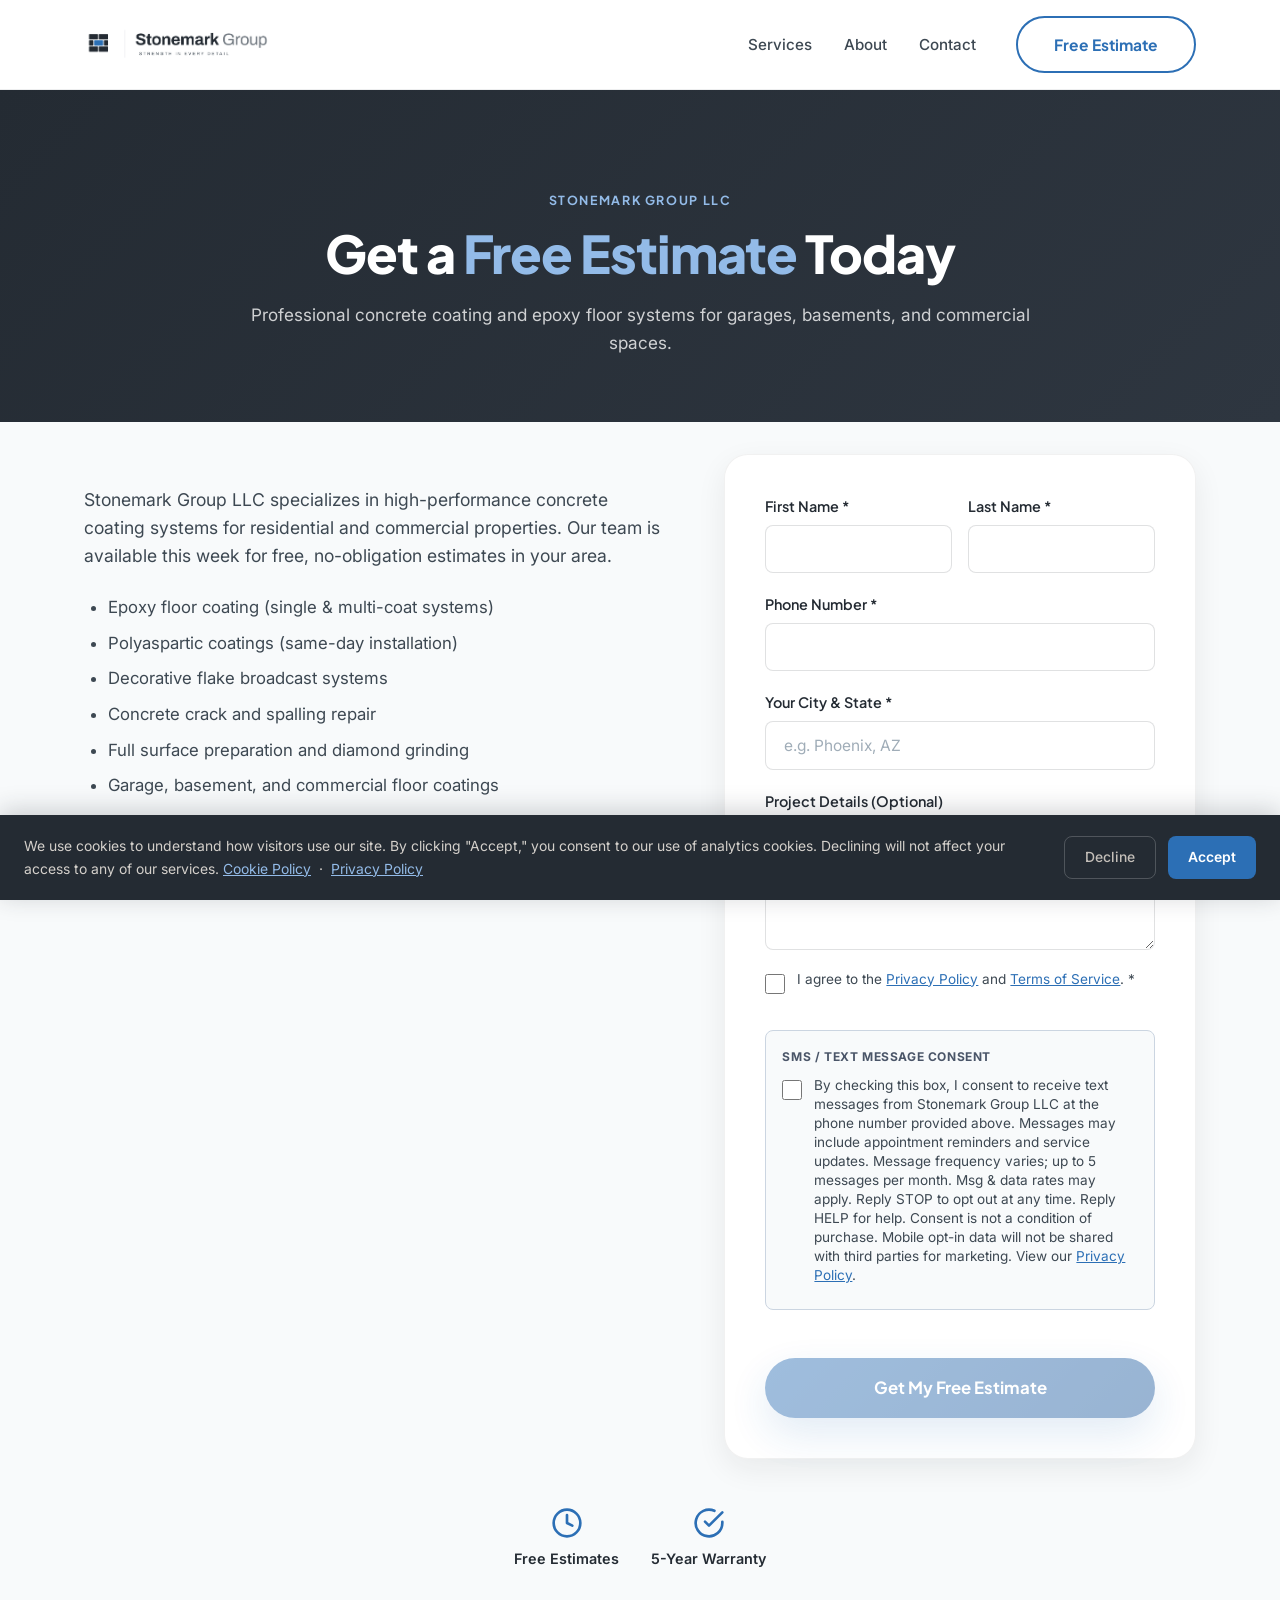
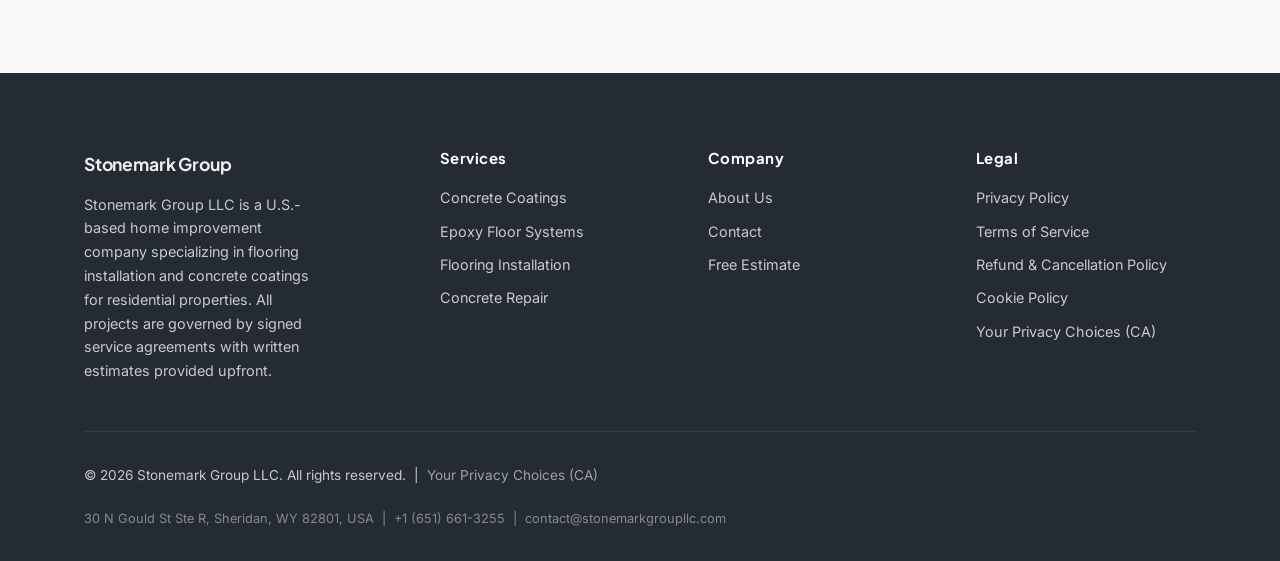
<file: concrete-coatings.html>
<!DOCTYPE html>
<html lang="en">
<head>
  <meta charset="UTF-8">
  <meta name="viewport" content="width=device-width, initial-scale=1.0">
  <link rel="icon" type="image/svg+xml" href="/favicon.svg">
  <link rel="icon" type="image/png" href="/logo.png">
  <link rel="apple-touch-icon" href="/logo.png">
  <title>Concrete Coatings & Flooring | Stonemark Group LLC</title>
  <meta name="description" content="Professional concrete coatings and flooring services from Stonemark Group LLC. Epoxy, polyaspartic, and surface solutions for residential and commercial properties. Free estimates.">

  <link rel="canonical" href="https://stonemarkgroupllc.com/concrete-coatings.html">
  <meta property="og:type" content="website">
  <meta property="og:site_name" content="Stonemark Group LLC">
  <meta property="og:title" content="Concrete Coatings & Flooring | Stonemark Group LLC">
  <meta property="og:description" content="Professional concrete coatings and flooring services from Stonemark Group LLC. Epoxy, polyaspartic, and surface solutions for residential and commercial properties. Free estimates.">
  <meta property="og:url" content="https://stonemarkgroupllc.com/concrete-coatings.html">
  <meta property="og:image" content="https://stonemarkgroupllc.com/logo.png">
  <meta name="twitter:card" content="summary">
  <meta name="twitter:title" content="Concrete Coatings & Flooring | Stonemark Group LLC">
  <meta name="twitter:description" content="Professional concrete coatings and flooring services from Stonemark Group LLC. Epoxy, polyaspartic, and surface solutions for residential and commercial properties. Free estimates.">
  <meta name="twitter:image" content="https://stonemarkgroupllc.com/logo.png">

  <link rel="preconnect" href="https://fonts.googleapis.com">
  <link rel="preconnect" href="https://fonts.gstatic.com" crossorigin>
  <link href="https://fonts.googleapis.com/css2?family=Inter:wght@400;500;600;700&family=Plus+Jakarta+Sans:wght@700;800;900&display=swap" rel="stylesheet">
  <link rel="stylesheet" href="styles.css">
</head>
<body>

  <!-- Header -->
  <header class="site-header">
    <div class="container header-inner">
      <a href="index.html" class="brand">
        <img src="logo.png" alt="Stonemark Group" class="brand-logo">
      </a>
      <button class="nav-toggle" aria-expanded="false" aria-label="Toggle navigation">
        <span></span><span></span><span></span>
      </button>
      <nav class="nav-links">
        <a href="services.html">Services</a>
        <a href="about.html">About</a>
        <a href="contact.html">Contact</a>
        <a href="book-a-call.html" class="btn btn-outline">Free Estimate</a>
      </nav>
    </div>
  </header>

  <!-- Page Hero -->
  <section class="page-hero">
    <div class="container">
      <span class="eyebrow fade-up">STONEMARK GROUP LLC</span>
      <h1 class="page-hero-title fade-up" data-delay="1">Get a <span style="color: var(--amber-light);">Free Estimate</span> Today</h1>
      <p class="page-hero-sub fade-up" data-delay="2" style="max-width: 800px; margin-left: auto; margin-right: auto;">Professional concrete coating and epoxy floor systems for garages, basements, and commercial spaces.</p>
    </div>
  </section>

  <main>
    <section class="section" style="padding-top: 2rem;">
      <div class="container">

        <div class="contact-grid fade-up" style="align-items: flex-start;">

          <!-- Info -->
          <div class="contact-info-wrapper" style="padding: 2rem 0;">
            <p style="font-size: 1.1rem; line-height: 1.6; margin-bottom: 1.5rem; color: var(--color-muted);">
              Stonemark Group LLC specializes in high-performance concrete coating systems for residential and commercial properties. Our team is available this week for free, no-obligation estimates in your area.
            </p>
            <ul class="services-list">
              <li>Epoxy floor coating (single &amp; multi-coat systems)</li>
              <li>Polyaspartic coatings (same-day installation)</li>
              <li>Decorative flake broadcast systems</li>
              <li>Concrete crack and spalling repair</li>
              <li>Full surface preparation and diamond grinding</li>
              <li>Garage, basement, and commercial floor coatings</li>
            </ul>
            <p style="font-size: 0.95rem; color: var(--color-muted); margin-top: 1rem;">
              All projects include a <strong>5-year workmanship warranty</strong> and are performed by our trained installation crews using commercial-grade materials.
            </p>
          </div>

          <!-- Form -->
          <div class="contact-form-wrapper" style="background: var(--white); padding: 2.5rem; border-radius: var(--radius-lg); box-shadow: 0 10px 30px rgba(28,25,23,0.07); border: 1px solid rgba(28,25,23,0.06);">
            <div id="confirmation-message">
              Thank you! A member of our team will be in touch within 24 hours to schedule your free estimate.
            </div>

            <form class="contact-form" action="/thank-you.html" method="POST" id="estimate-form">

              <div style="display: grid; grid-template-columns: 1fr 1fr; gap: 1rem;">
                <div class="form-group">
                  <label for="first-name">First Name *</label>
                  <input type="text" id="first-name" name="first-name" required>
                </div>
                <div class="form-group">
                  <label for="last-name">Last Name *</label>
                  <input type="text" id="last-name" name="last-name" required>
                </div>
              </div>

              <div class="form-group">
                <label for="phone">Phone Number *</label>
                <input type="tel" id="phone" name="phone" required>
              </div>

              <div class="form-group">
                <label for="city">Your City &amp; State *</label>
                <input type="text" id="city" name="city" placeholder="e.g. Phoenix, AZ" required>
              </div>

              <div class="form-group">
                <label for="help">Project Details (Optional)</label>
                <textarea id="help" name="help" rows="3" placeholder="Garage size, basement sq ft, current condition..."></textarea>
              </div>

              <!-- Terms Consent -->
              <div class="checkbox-group">
                <input type="checkbox" id="terms-consent" name="terms-consent" value="agreed" required>
                <label for="terms-consent">
                  I agree to the <a href="privacy-policy.html" target="_blank">Privacy Policy</a> and <a href="terms-of-service.html" target="_blank">Terms of Service</a>. *
                </label>
              </div>

              <!-- SMS Consent -->
              <div class="sms-consent-box">
                <div class="sms-consent-heading">SMS / Text Message Consent</div>
                <div class="checkbox-group">
                  <input type="checkbox" id="sms-consent" name="sms-consent" value="agreed">
                  <label for="sms-consent">
                    By checking this box, I consent to receive text messages from Stonemark Group LLC at the phone number provided above. Messages may include appointment reminders and service updates. Message frequency varies; up to 5 messages per month. Msg &amp; data rates may apply. Reply STOP to opt out at any time. Reply HELP for help. Consent is not a condition of purchase. Mobile opt-in data will not be shared with third parties for marketing. View our <a href="privacy-policy.html" target="_blank">Privacy Policy</a>.
                  </label>
                </div>
              </div>

              <button type="submit" id="submit-btn" class="btn btn-primary" style="width: 100%; margin-top: 0.5rem; font-size: 1.05rem; padding: 1rem; opacity: 0.45; cursor: not-allowed;" disabled>
                Get My Free Estimate
              </button>
            </form>
          </div>
        </div>

        <!-- Trust Section -->
        <div class="trust-section fade-up">
          <div class="trust-item">
            <svg class="trust-icon" xmlns="http://www.w3.org/2000/svg" viewBox="0 0 24 24" fill="none" stroke="currentColor" stroke-width="2" stroke-linecap="round" stroke-linejoin="round"><circle cx="12" cy="12" r="10"/><polyline points="12 6 12 12 16 14"/></svg>
            <span>Free Estimates</span>
          </div>
          <div class="trust-item">
            <svg class="trust-icon" xmlns="http://www.w3.org/2000/svg" viewBox="0 0 24 24" fill="none" stroke="currentColor" stroke-width="2" stroke-linecap="round" stroke-linejoin="round"><path d="M22 11.08V12a10 10 0 1 1-5.93-9.14"/><polyline points="22 4 12 14.01 9 11.01"/></svg>
            <span>5-Year Warranty</span>
          </div>
        </div>

      </div>
    </section>
  </main>

  <!-- Footer -->
  <footer class="site-footer">
    <div class="container">
      <div class="footer-grid">
        <div class="footer-brand">
          <a href="index.html" class="brand">
            <img src="logo.png" alt="Stonemark Group" class="brand-logo">
          </a>
          <p class="footer-brand-desc">Stonemark Group LLC is a U.S.-based home improvement company specializing in flooring installation and concrete coatings for residential properties. All projects are governed by signed service agreements with written estimates provided upfront.</p>
        </div>
        <div class="footer-col">
          <h4 class="footer-col-title">Services</h4>
          <div class="footer-links">
            <a href="services.html">Concrete Coatings</a>
            <a href="services.html">Epoxy Floor Systems</a>
            <a href="services.html">Flooring Installation</a>
            <a href="services.html">Concrete Repair</a>
          </div>
        </div>
        <div class="footer-col">
          <h4 class="footer-col-title">Company</h4>
          <div class="footer-links">
            <a href="about.html">About Us</a>
            <a href="contact.html">Contact</a>
            <a href="book-a-call.html">Free Estimate</a>
          </div>
        </div>
        <div class="footer-col">
          <h4 class="footer-col-title">Legal</h4>
          <div class="footer-links">
            <a href="privacy-policy.html">Privacy Policy</a>
            <a href="terms-of-service.html">Terms of Service</a>
            <a href="refund-policy.html">Refund &amp; Cancellation Policy</a>
            <a href="cookie-policy.html">Cookie Policy</a>
            <a href="privacy-policy.html#california-rights">Your Privacy Choices (CA)</a>
          </div>
        </div>
      </div>
      <div class="footer-bottom">
        <p>&copy; 2026 Stonemark Group LLC. All rights reserved. &nbsp;|&nbsp; <a href="privacy-policy.html#california-rights" style="color:inherit; opacity:0.75;">Your Privacy Choices (CA)</a></p>
        <p style="margin-top:0.35rem; font-size:0.8rem; opacity:0.6;">30 N Gould St Ste R, Sheridan, WY 82801, USA &nbsp;|&nbsp; <a href="tel:+16516613255" style="color:inherit;">+1 (651) 661-3255</a> &nbsp;|&nbsp; <a href="mailto:contact@stonemarkgroupllc.com" style="color:inherit;">contact@stonemarkgroupllc.com</a></p>
      </div>
    </div>
  </footer>

  <script src="scripts.js"></script>
  <script>
    const termsBox = document.getElementById('terms-consent');
    const submitBtn = document.getElementById('submit-btn');
    termsBox.addEventListener('change', function () {
      submitBtn.disabled = !this.checked;
      submitBtn.style.opacity = this.checked ? '1' : '0.45';
      submitBtn.style.cursor = this.checked ? 'pointer' : 'not-allowed';
    });
  </script>
</body>
</html>
</file>
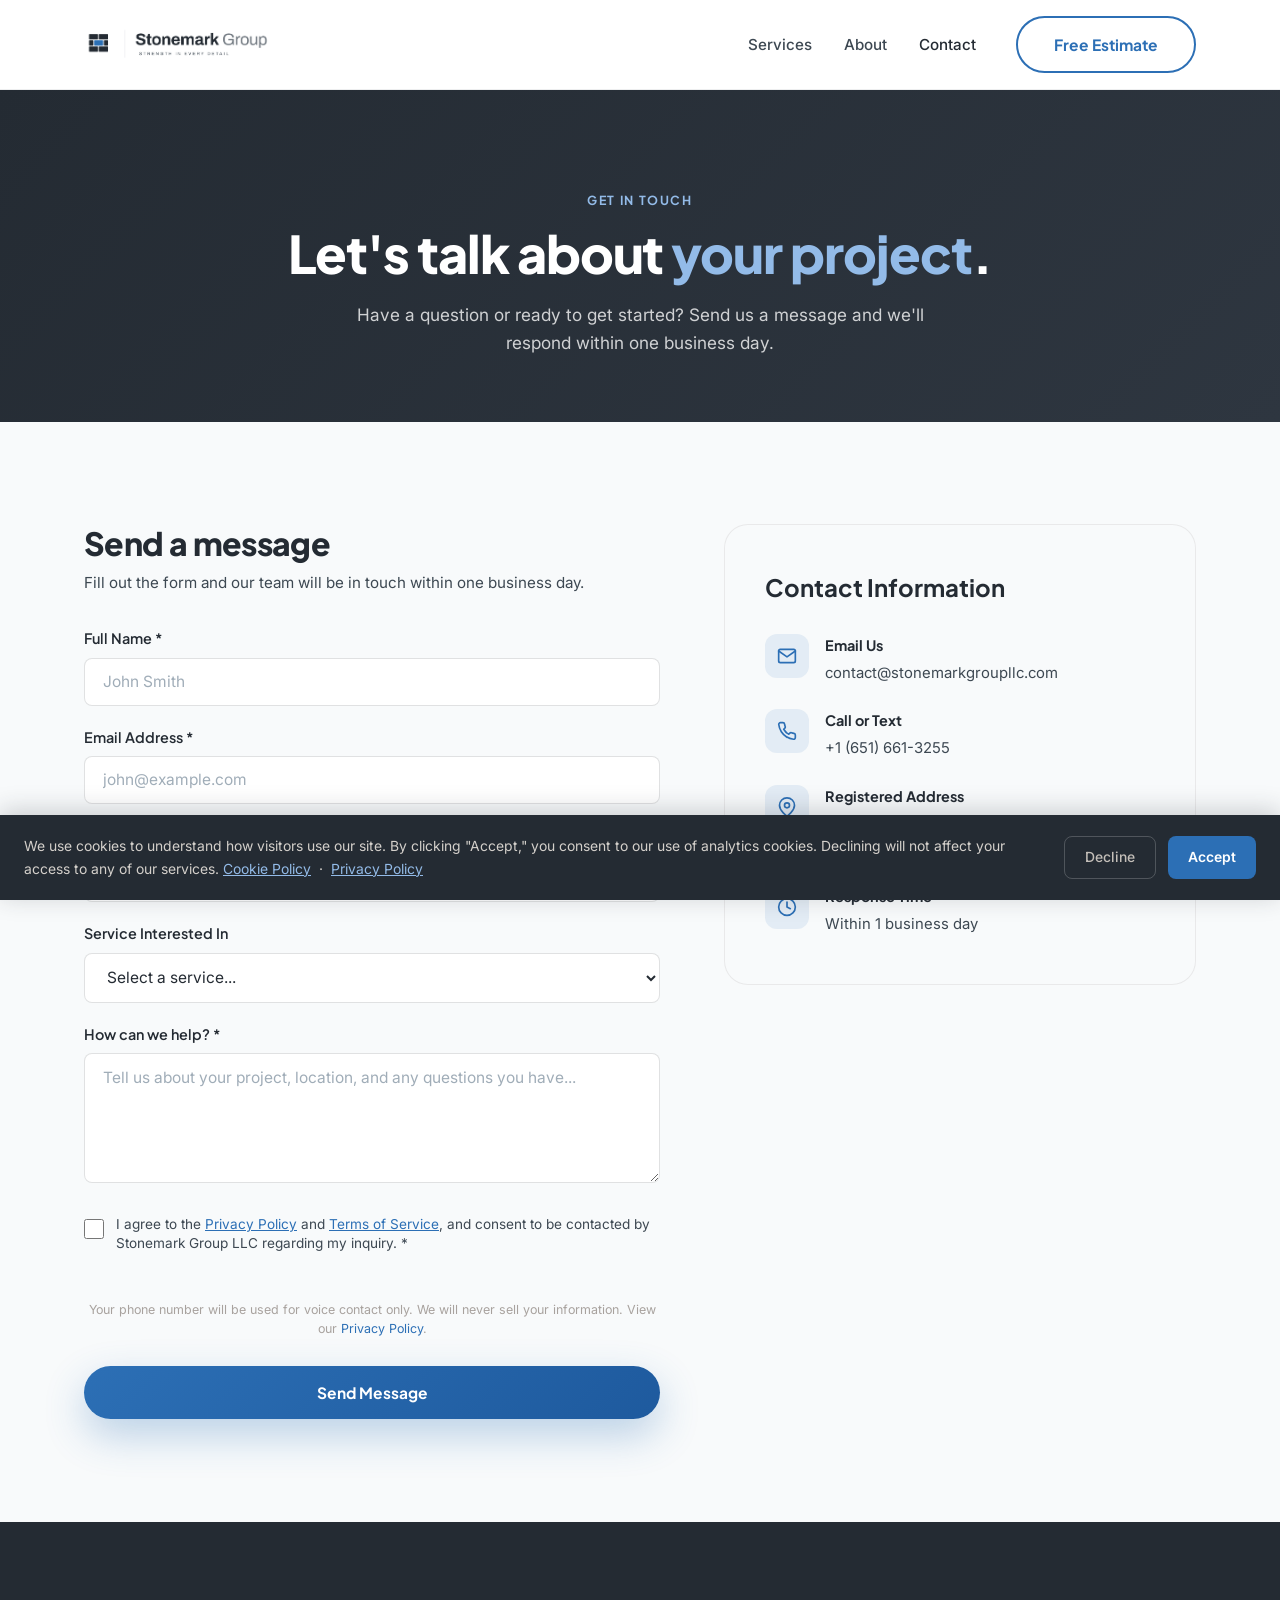
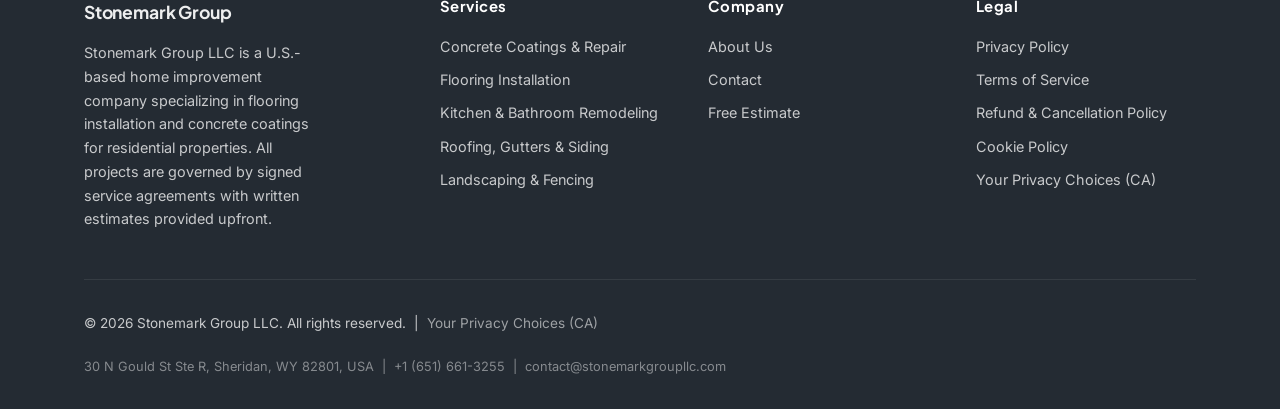
<file: contact.html>
<!DOCTYPE html>
<html lang="en">
<head>
  <meta charset="UTF-8">
  <meta name="viewport" content="width=device-width, initial-scale=1.0">
  <link rel="icon" type="image/svg+xml" href="/favicon.svg">
  <link rel="icon" type="image/png" href="/logo.png">
  <link rel="apple-touch-icon" href="/logo.png">
  <title>Contact Stonemark Group LLC | Home Improvement Services</title>
  <meta name="description" content="Contact Stonemark Group LLC for professional home improvement services across the U.S.">

  <link rel="canonical" href="https://stonemarkgroupllc.com/contact.html">
  <meta property="og:type" content="website">
  <meta property="og:site_name" content="Stonemark Group LLC">
  <meta property="og:title" content="Contact Stonemark Group LLC | Home Improvement Services">
  <meta property="og:description" content="Contact Stonemark Group LLC for professional home improvement services across the U.S.">
  <meta property="og:url" content="https://stonemarkgroupllc.com/contact.html">
  <meta property="og:image" content="https://stonemarkgroupllc.com/logo.png">
  <meta name="twitter:card" content="summary">
  <meta name="twitter:title" content="Contact Stonemark Group LLC | Home Improvement Services">
  <meta name="twitter:description" content="Contact Stonemark Group LLC for professional home improvement services across the U.S.">
  <meta name="twitter:image" content="https://stonemarkgroupllc.com/logo.png">

  <link rel="preconnect" href="https://fonts.googleapis.com">
  <link rel="preconnect" href="https://fonts.gstatic.com" crossorigin>
  <link href="https://fonts.googleapis.com/css2?family=Inter:wght@400;500;600;700&family=Plus+Jakarta+Sans:wght@700;800;900&display=swap" rel="stylesheet">
  <link rel="stylesheet" href="styles.css">
</head>
<body>

  <!-- Header -->
  <header class="site-header">
    <div class="container header-inner">
      <a href="index.html" class="brand">
        <img src="logo.png" alt="Stonemark Group" class="brand-logo">
      </a>
      <button class="nav-toggle" aria-expanded="false" aria-label="Toggle navigation">
        <span></span><span></span><span></span>
      </button>
      <nav class="nav-links">
        <a href="services.html">Services</a>
        <a href="about.html">About</a>
        <a href="contact.html" class="active">Contact</a>
        <a href="book-a-call.html" class="btn btn-outline">Free Estimate</a>
      </nav>
    </div>
  </header>

  <!-- Page Hero -->
  <section class="page-hero">
    <div class="container">
      <span class="eyebrow fade-up">GET IN TOUCH</span>
      <h1 class="page-hero-title fade-up" data-delay="1">Let's talk about <span style="color: var(--amber-light);">your project</span>.</h1>
      <p class="page-hero-sub fade-up" data-delay="2">Have a question or ready to get started? Send us a message and we'll respond within one business day.</p>
    </div>
  </section>

  <main>
    <section class="section">
      <div class="container">
        <div class="contact-grid fade-up">

          <!-- Form -->
          <div class="contact-form-wrapper">
            <header style="margin-bottom: 2rem;">
              <h2 class="section-title" style="font-size: 2rem; margin-bottom: 0.5rem;">Send a message</h2>
              <p class="section-lead" style="font-size: 0.95rem;">Fill out the form and our team will be in touch within one business day.</p>
            </header>

            <form class="contact-form" action="/thank-you.html" method="POST">
              <div class="form-group">
                <label for="name">Full Name *</label>
                <input type="text" id="name" name="name" placeholder="John Smith" required>
              </div>
              <div class="form-group">
                <label for="email">Email Address *</label>
                <input type="email" id="email" name="email" placeholder="john@example.com" required>
              </div>
              <div class="form-group">
                <label for="phone">Phone Number</label>
                <input type="tel" id="phone" name="phone" placeholder="+1 (555) 000-0000">
              </div>
              <div class="form-group">
                <label for="service">Service Interested In</label>
                <select id="service" name="service">
                  <option value="">Select a service...</option>
                  <option value="concrete-coatings">Concrete Coatings &amp; Repair</option>
                  <option value="flooring">Flooring Installation</option>
                  <option value="kitchen-bath">Kitchen &amp; Bathroom Remodeling</option>
                  <option value="painting-drywall">Painting, Drywall &amp; Interior Finishing</option>
                  <option value="roofing-gutters">Roofing, Gutters &amp; Siding</option>
                  <option value="windows-doors">Windows, Doors &amp; Exterior</option>
                  <option value="decks-patios">Decks, Patios &amp; Outdoor Living</option>
                  <option value="landscaping-fencing">Landscaping, Hardscaping &amp; Fencing</option>
                  <option value="other">Other / Not Sure</option>
                </select>
              </div>
              <div class="form-group">
                <label for="message">How can we help? *</label>
                <textarea id="message" name="message" placeholder="Tell us about your project, location, and any questions you have..." required></textarea>
              </div>
              <!-- Privacy & Contact Consent -->
              <div class="checkbox-group" style="margin-top: 0.75rem;">
                <input type="checkbox" id="privacy-consent" name="privacy-consent" value="agreed" required>
                <label for="privacy-consent">
                  I agree to the <a href="privacy-policy.html" target="_blank">Privacy Policy</a> and <a href="terms-of-service.html" target="_blank">Terms of Service</a>, and consent to be contacted by Stonemark Group LLC regarding my inquiry. *
                </label>
              </div>
              <p style="font-size: 0.78rem; color: #A8A29E; line-height: 1.5; margin-top: 0.75rem; text-align: center;">
                Your phone number will be used for voice contact only. We will never sell your information. View our <a href="privacy-policy.html" target="_blank" style="color: var(--amber);">Privacy Policy</a>.
              </p>
              <button type="submit" class="btn btn-primary" style="margin-top: 0.5rem; width: 100%;">Send Message</button>
            </form>
          </div>

          <!-- Contact Info -->
          <div class="contact-info-wrapper" style="background: var(--surface); padding: 3rem 2.5rem; border-radius: var(--radius-lg); border: 1px solid rgba(28,25,23,0.07);">
            <h3 style="font-family: var(--font-head); font-size: 1.5rem; color: var(--stone); margin-bottom: 2rem;">Contact Information</h3>

            <div class="contact-info">
              <div class="contact-info-item">
                <div class="contact-info-icon">
                  <svg xmlns="http://www.w3.org/2000/svg" width="20" height="20" viewBox="0 0 24 24" fill="none" stroke="currentColor" stroke-width="2" stroke-linecap="round" stroke-linejoin="round"><path d="M4 4h16c1.1 0 2 .9 2 2v12c0 1.1-.9 2-2 2H4c-1.1 0-2-.9-2-2V6c0-1.1.9-2 2-2z"/><polyline points="22,6 12,13 2,6"/></svg>
                </div>
                <div>
                  <div class="contact-info-label">Email Us</div>
                  <div class="contact-info-value"><a href="mailto:contact@stonemarkgroupllc.com" style="color:inherit;">contact@stonemarkgroupllc.com</a></div>
                </div>
              </div>

              <div class="contact-info-item">
                <div class="contact-info-icon">
                  <svg xmlns="http://www.w3.org/2000/svg" width="20" height="20" viewBox="0 0 24 24" fill="none" stroke="currentColor" stroke-width="2" stroke-linecap="round" stroke-linejoin="round"><path d="M22 16.92v3a2 2 0 0 1-2.18 2 19.79 19.79 0 0 1-8.63-3.07 19.5 19.5 0 0 1-6-6 19.79 19.79 0 0 1-3.07-8.67A2 2 0 0 1 4.11 2h3a2 2 0 0 1 2 1.72 12.84 12.84 0 0 0 .7 2.81 2 2 0 0 1-.45 2.11L8.09 9.91a16 16 0 0 0 6 6l1.27-1.27a2 2 0 0 1 2.11-.45 12.84 12.84 0 0 0 2.81.7A2 2 0 0 1 22 16.92z"/></svg>
                </div>
                <div>
                  <div class="contact-info-label">Call or Text</div>
                  <div class="contact-info-value"><a href="tel:+16516613255" style="color:inherit;">+1 (651) 661-3255</a></div>
                </div>
              </div>

              <div class="contact-info-item">
                <div class="contact-info-icon">
                  <svg xmlns="http://www.w3.org/2000/svg" width="20" height="20" viewBox="0 0 24 24" fill="none" stroke="currentColor" stroke-width="2" stroke-linecap="round" stroke-linejoin="round"><path d="M21 10c0 7-9 13-9 13s-9-6-9-13a9 9 0 0 1 18 0z"/><circle cx="12" cy="10" r="3"/></svg>
                </div>
                <div>
                  <div class="contact-info-label">Registered Address</div>
                  <div class="contact-info-value">30 N Gould St Ste R<br>Sheridan, WY 82801, USA</div>
                </div>
              </div>

              <div class="contact-info-item">
                <div class="contact-info-icon">
                  <svg xmlns="http://www.w3.org/2000/svg" width="20" height="20" viewBox="0 0 24 24" fill="none" stroke="currentColor" stroke-width="2" stroke-linecap="round" stroke-linejoin="round"><circle cx="12" cy="12" r="10"/><polyline points="12 6 12 12 16 14"/></svg>
                </div>
                <div>
                  <div class="contact-info-label">Response Time</div>
                  <div class="contact-info-value">Within 1 business day</div>
                </div>
              </div>
            </div>

          </div>

        </div>
      </div>
    </section>
  </main>

  <!-- Footer -->
  <footer class="site-footer">
    <div class="container">
      <div class="footer-grid">
        <div class="footer-brand">
          <a href="index.html" class="brand">
            <img src="logo.png" alt="Stonemark Group" class="brand-logo">
          </a>
          <p class="footer-brand-desc">Stonemark Group LLC is a U.S.-based home improvement company specializing in flooring installation and concrete coatings for residential properties. All projects are governed by signed service agreements with written estimates provided upfront.</p>
        </div>
        <div class="footer-col">
          <h4 class="footer-col-title">Services</h4>
          <div class="footer-links">
            <a href="services.html">Concrete Coatings &amp; Repair</a>
            <a href="services.html">Flooring Installation</a>
            <a href="services.html">Kitchen &amp; Bathroom Remodeling</a>
            <a href="services.html">Roofing, Gutters &amp; Siding</a>
            <a href="services.html">Landscaping &amp; Fencing</a>
          </div>
        </div>
        <div class="footer-col">
          <h4 class="footer-col-title">Company</h4>
          <div class="footer-links">
            <a href="about.html">About Us</a>
            <a href="contact.html">Contact</a>
            <a href="book-a-call.html">Free Estimate</a>
          </div>
        </div>
        <div class="footer-col">
          <h4 class="footer-col-title">Legal</h4>
          <div class="footer-links">
            <a href="privacy-policy.html">Privacy Policy</a>
            <a href="terms-of-service.html">Terms of Service</a>
            <a href="refund-policy.html">Refund &amp; Cancellation Policy</a>
            <a href="cookie-policy.html">Cookie Policy</a>
            <a href="privacy-policy.html#california-rights">Your Privacy Choices (CA)</a>
          </div>
        </div>
      </div>
      <div class="footer-bottom">
        <p>&copy; 2026 Stonemark Group LLC. All rights reserved. &nbsp;|&nbsp; <a href="privacy-policy.html#california-rights" style="color:inherit; opacity:0.75;">Your Privacy Choices (CA)</a></p>
        <p style="margin-top:0.35rem; font-size:0.8rem; opacity:0.6;">30 N Gould St Ste R, Sheridan, WY 82801, USA &nbsp;|&nbsp; <a href="tel:+16516613255" style="color:inherit;">+1 (651) 661-3255</a> &nbsp;|&nbsp; <a href="mailto:contact@stonemarkgroupllc.com" style="color:inherit;">contact@stonemarkgroupllc.com</a></p>
      </div>
    </div>
  </footer>
  <script src="scripts.js"></script>
</body>
</html>
</file>
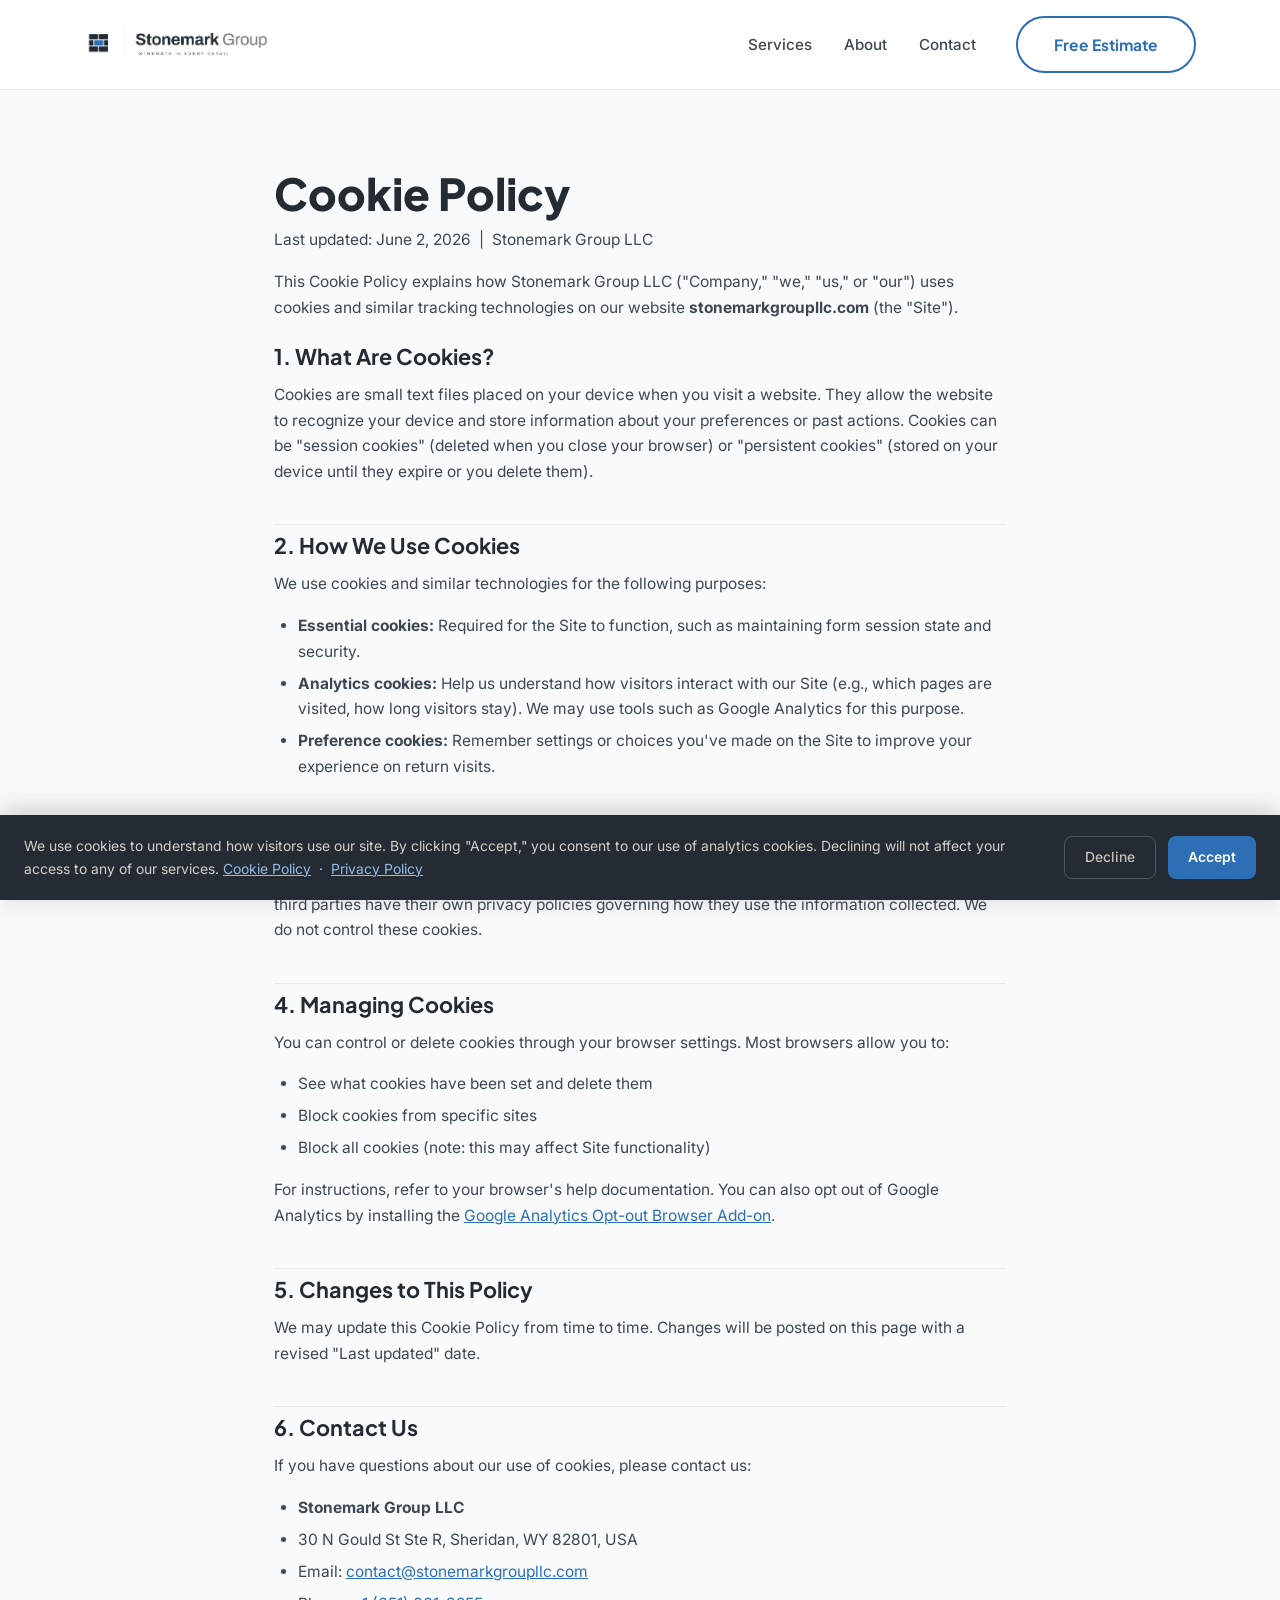
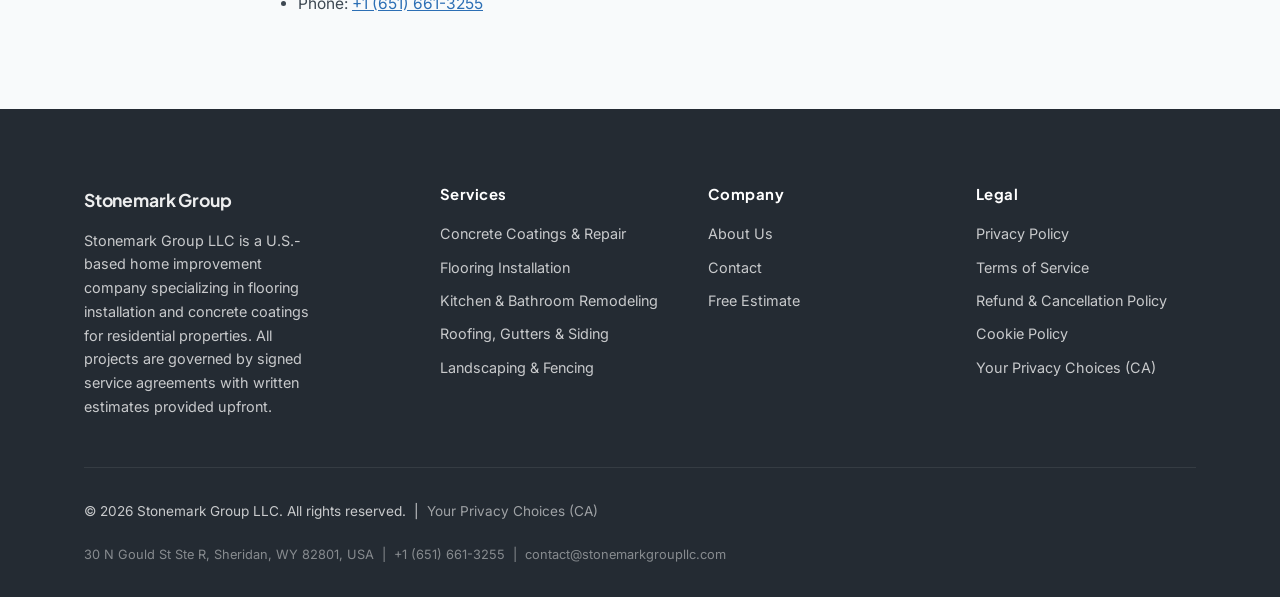
<file: cookie-policy.html>
<!DOCTYPE html>
<html lang="en">
<head>
  <meta charset="UTF-8">
  <meta name="viewport" content="width=device-width, initial-scale=1.0">
  <link rel="icon" type="image/svg+xml" href="/favicon.svg">
  <link rel="icon" type="image/png" href="/logo.png">
  <link rel="apple-touch-icon" href="/logo.png">
  <title>Cookie Policy | Stonemark Group LLC</title>
  <meta name="description" content="Cookie Policy for Stonemark Group LLC — how we use cookies and tracking technologies on our website.">

  <link rel="canonical" href="https://stonemarkgroupllc.com/cookie-policy.html">
  <meta property="og:type" content="website">
  <meta property="og:site_name" content="Stonemark Group LLC">
  <meta property="og:title" content="Cookie Policy | Stonemark Group LLC">
  <meta property="og:description" content="Cookie Policy for Stonemark Group LLC — how we use cookies and tracking technologies on our website.">
  <meta property="og:url" content="https://stonemarkgroupllc.com/cookie-policy.html">
  <meta property="og:image" content="https://stonemarkgroupllc.com/logo.png">

  <link rel="preconnect" href="https://fonts.googleapis.com">
  <link rel="preconnect" href="https://fonts.gstatic.com" crossorigin>
  <link href="https://fonts.googleapis.com/css2?family=Inter:wght@400;500;600;700&family=Plus+Jakarta+Sans:wght@700;800;900&display=swap" rel="stylesheet">
  <link rel="stylesheet" href="styles.css">
</head>
<body>

  <!-- Header -->
  <header class="site-header">
    <div class="container header-inner">
      <a href="index.html" class="brand">
        <img src="logo.png" alt="Stonemark Group" class="brand-logo">
      </a>
      <button class="nav-toggle" aria-expanded="false" aria-label="Toggle navigation">
        <span></span><span></span><span></span>
      </button>
      <nav class="nav-links">
        <a href="services.html">Services</a>
        <a href="about.html">About</a>
        <a href="contact.html">Contact</a>
        <a href="book-a-call.html" class="btn btn-outline">Free Estimate</a>
      </nav>
    </div>
  </header>

  <main>
    <div class="legal-content">
      <h1 style="font-size: clamp(2rem, 4vw, 2.75rem); font-weight: 800; color: var(--stone); margin-bottom: 0.5rem;">Cookie Policy</h1>
      <p class="legal-meta">Last updated: June 2, 2026 &nbsp;|&nbsp; Stonemark Group LLC</p>

      <p>This Cookie Policy explains how Stonemark Group LLC ("Company," "we," "us," or "our") uses cookies and similar tracking technologies on our website <strong>stonemarkgroupllc.com</strong> (the "Site").</p>

      <h2>1. What Are Cookies?</h2>
      <p>Cookies are small text files placed on your device when you visit a website. They allow the website to recognize your device and store information about your preferences or past actions. Cookies can be "session cookies" (deleted when you close your browser) or "persistent cookies" (stored on your device until they expire or you delete them).</p>

      <h2>2. How We Use Cookies</h2>
      <p>We use cookies and similar technologies for the following purposes:</p>
      <ul>
        <li><strong>Essential cookies:</strong> Required for the Site to function, such as maintaining form session state and security.</li>
        <li><strong>Analytics cookies:</strong> Help us understand how visitors interact with our Site (e.g., which pages are visited, how long visitors stay). We may use tools such as Google Analytics for this purpose.</li>
        <li><strong>Preference cookies:</strong> Remember settings or choices you've made on the Site to improve your experience on return visits.</li>
      </ul>

      <h2>3. Third-Party Cookies</h2>
      <p>Some cookies on our Site are set by third-party services we use, such as analytics providers. These third parties have their own privacy policies governing how they use the information collected. We do not control these cookies.</p>

      <h2>4. Managing Cookies</h2>
      <p>You can control or delete cookies through your browser settings. Most browsers allow you to:</p>
      <ul>
        <li>See what cookies have been set and delete them</li>
        <li>Block cookies from specific sites</li>
        <li>Block all cookies (note: this may affect Site functionality)</li>
      </ul>
      <p>For instructions, refer to your browser's help documentation. You can also opt out of Google Analytics by installing the <a href="https://tools.google.com/dlpage/gaoptout" target="_blank" rel="noopener">Google Analytics Opt-out Browser Add-on</a>.</p>

      <h2>5. Changes to This Policy</h2>
      <p>We may update this Cookie Policy from time to time. Changes will be posted on this page with a revised "Last updated" date.</p>

      <h2>6. Contact Us</h2>
      <p>If you have questions about our use of cookies, please contact us:</p>
      <ul>
        <li><strong>Stonemark Group LLC</strong></li>
        <li>30 N Gould St Ste R, Sheridan, WY 82801, USA</li>
        <li>Email: <a href="mailto:contact@stonemarkgroupllc.com">contact@stonemarkgroupllc.com</a></li>
        <li>Phone: <a href="tel:+16516613255">+1 (651) 661-3255</a></li>
      </ul>
    </div>
  </main>

  <!-- Footer -->
  <footer class="site-footer">
    <div class="container">
      <div class="footer-grid">
        <div class="footer-brand">
          <a href="index.html" class="brand">
            <img src="logo.png" alt="Stonemark Group" class="brand-logo">
          </a>
          <p class="footer-brand-desc">Stonemark Group LLC is a U.S.-based home improvement company specializing in flooring installation and concrete coatings for residential properties. All projects are governed by signed service agreements with written estimates provided upfront.</p>
        </div>
        <div class="footer-col">
          <h4 class="footer-col-title">Services</h4>
          <div class="footer-links">
            <a href="services.html">Concrete Coatings &amp; Repair</a>
            <a href="services.html">Flooring Installation</a>
            <a href="services.html">Kitchen &amp; Bathroom Remodeling</a>
            <a href="services.html">Roofing, Gutters &amp; Siding</a>
            <a href="services.html">Landscaping &amp; Fencing</a>
          </div>
        </div>
        <div class="footer-col">
          <h4 class="footer-col-title">Company</h4>
          <div class="footer-links">
            <a href="about.html">About Us</a>
            <a href="contact.html">Contact</a>
            <a href="book-a-call.html">Free Estimate</a>
          </div>
        </div>
        <div class="footer-col">
          <h4 class="footer-col-title">Legal</h4>
          <div class="footer-links">
            <a href="privacy-policy.html">Privacy Policy</a>
            <a href="terms-of-service.html">Terms of Service</a>
            <a href="refund-policy.html">Refund &amp; Cancellation Policy</a>
            <a href="cookie-policy.html">Cookie Policy</a>
            <a href="privacy-policy.html#california-rights">Your Privacy Choices (CA)</a>
          </div>
        </div>
      </div>
      <div class="footer-bottom">
        <p>&copy; 2026 Stonemark Group LLC. All rights reserved. &nbsp;|&nbsp; <a href="privacy-policy.html#california-rights" style="color:inherit; opacity:0.75;">Your Privacy Choices (CA)</a></p>
        <p style="margin-top:0.35rem; font-size:0.8rem; opacity:0.6;">30 N Gould St Ste R, Sheridan, WY 82801, USA &nbsp;|&nbsp; <a href="tel:+16516613255" style="color:inherit;">+1 (651) 661-3255</a> &nbsp;|&nbsp; <a href="mailto:contact@stonemarkgroupllc.com" style="color:inherit;">contact@stonemarkgroupllc.com</a></p>
      </div>
    </div>
  </footer>
  <script src="scripts.js"></script>
</body>
</html>
</file>
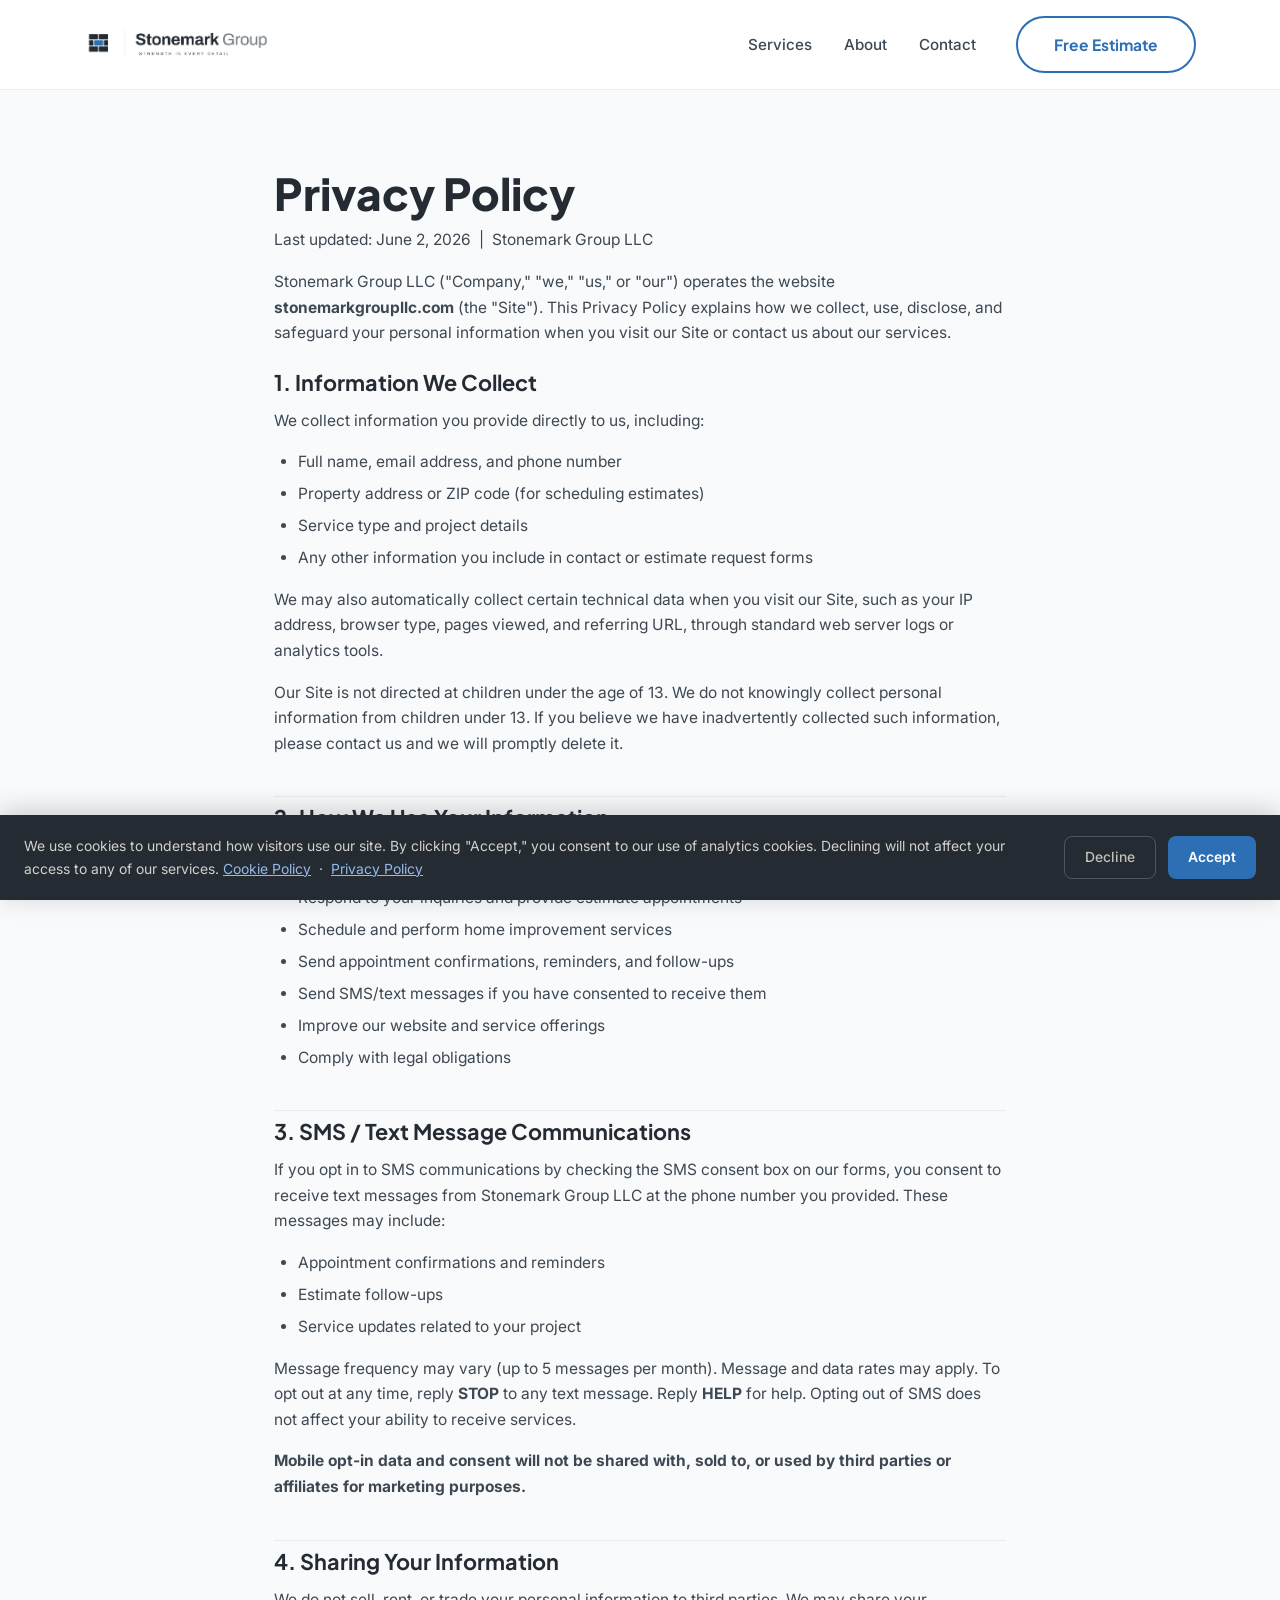
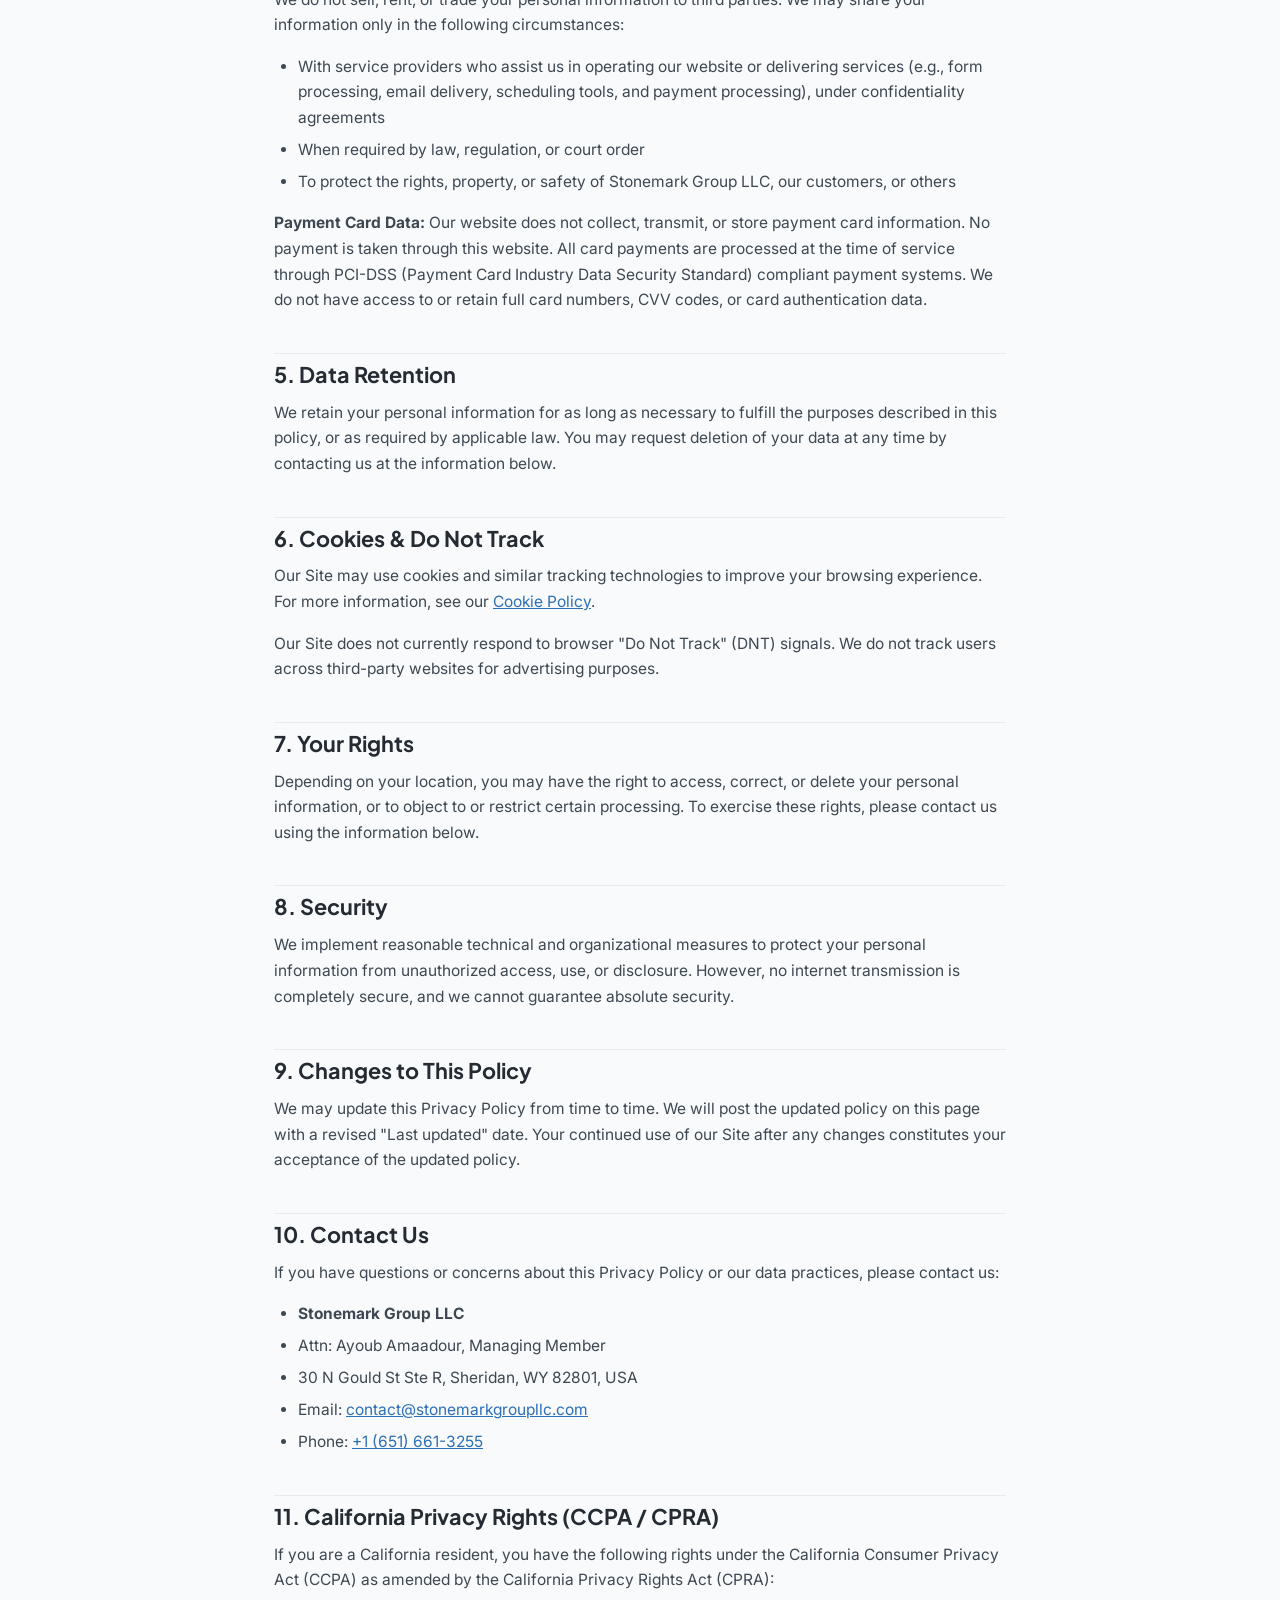
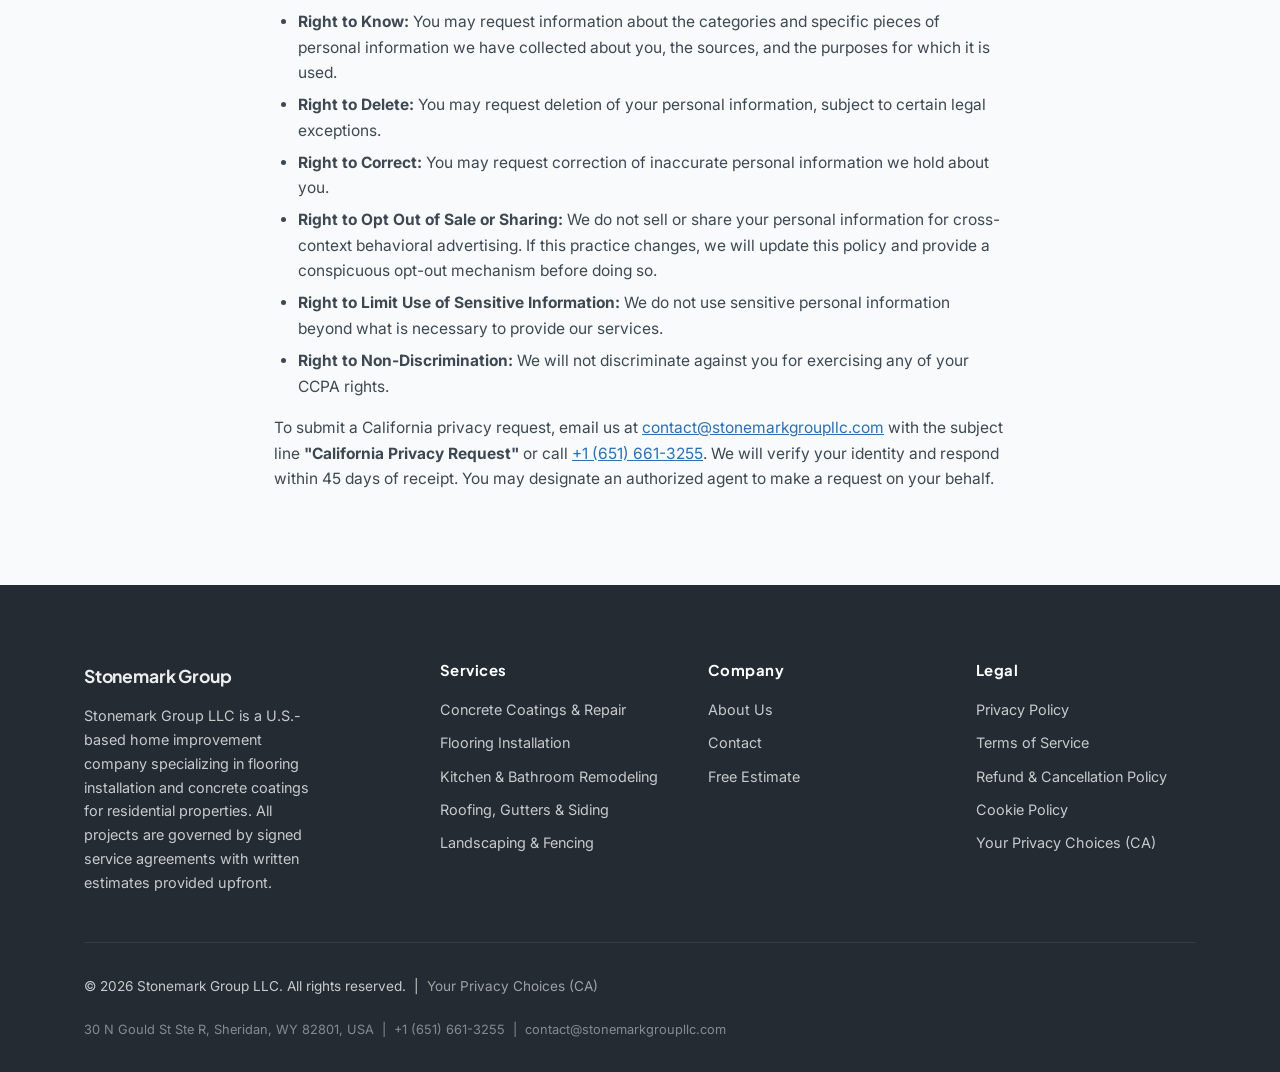
<file: privacy-policy.html>
<!DOCTYPE html>
<html lang="en">
<head>
  <meta charset="UTF-8">
  <meta name="viewport" content="width=device-width, initial-scale=1.0">
  <link rel="icon" type="image/svg+xml" href="/favicon.svg">
  <link rel="icon" type="image/png" href="/logo.png">
  <link rel="apple-touch-icon" href="/logo.png">
  <title>Privacy Policy | Stonemark Group LLC</title>
  <meta name="description" content="Privacy Policy for Stonemark Group LLC — how we collect, use, and protect your personal information.">

  <link rel="canonical" href="https://stonemarkgroupllc.com/privacy-policy.html">
  <meta property="og:type" content="website">
  <meta property="og:site_name" content="Stonemark Group LLC">
  <meta property="og:title" content="Privacy Policy | Stonemark Group LLC">
  <meta property="og:description" content="Privacy Policy for Stonemark Group LLC — how we collect, use, and protect your personal information.">
  <meta property="og:url" content="https://stonemarkgroupllc.com/privacy-policy.html">
  <meta property="og:image" content="https://stonemarkgroupllc.com/logo.png">

  <link rel="preconnect" href="https://fonts.googleapis.com">
  <link rel="preconnect" href="https://fonts.gstatic.com" crossorigin>
  <link href="https://fonts.googleapis.com/css2?family=Inter:wght@400;500;600;700&family=Plus+Jakarta+Sans:wght@700;800;900&display=swap" rel="stylesheet">
  <link rel="stylesheet" href="styles.css">
</head>
<body>

  <!-- Header -->
  <header class="site-header">
    <div class="container header-inner">
      <a href="index.html" class="brand">
        <img src="logo.png" alt="Stonemark Group" class="brand-logo">
      </a>
      <button class="nav-toggle" aria-expanded="false" aria-label="Toggle navigation">
        <span></span><span></span><span></span>
      </button>
      <nav class="nav-links">
        <a href="services.html">Services</a>
        <a href="about.html">About</a>
        <a href="contact.html">Contact</a>
        <a href="book-a-call.html" class="btn btn-outline">Free Estimate</a>
      </nav>
    </div>
  </header>

  <main>
    <div class="legal-content">
      <h1 style="font-size: clamp(2rem, 4vw, 2.75rem); font-weight: 800; color: var(--stone); margin-bottom: 0.5rem;">Privacy Policy</h1>
      <p class="legal-meta">Last updated: June 2, 2026 &nbsp;|&nbsp; Stonemark Group LLC</p>

      <p>Stonemark Group LLC ("Company," "we," "us," or "our") operates the website <strong>stonemarkgroupllc.com</strong> (the "Site"). This Privacy Policy explains how we collect, use, disclose, and safeguard your personal information when you visit our Site or contact us about our services.</p>

      <h2>1. Information We Collect</h2>
      <p>We collect information you provide directly to us, including:</p>
      <ul>
        <li>Full name, email address, and phone number</li>
        <li>Property address or ZIP code (for scheduling estimates)</li>
        <li>Service type and project details</li>
        <li>Any other information you include in contact or estimate request forms</li>
      </ul>
      <p>We may also automatically collect certain technical data when you visit our Site, such as your IP address, browser type, pages viewed, and referring URL, through standard web server logs or analytics tools.</p>
      <p>Our Site is not directed at children under the age of 13. We do not knowingly collect personal information from children under 13. If you believe we have inadvertently collected such information, please contact us and we will promptly delete it.</p>

      <h2>2. How We Use Your Information</h2>
      <p>We use the information we collect to:</p>
      <ul>
        <li>Respond to your inquiries and provide estimate appointments</li>
        <li>Schedule and perform home improvement services</li>
        <li>Send appointment confirmations, reminders, and follow-ups</li>
        <li>Send SMS/text messages if you have consented to receive them</li>
        <li>Improve our website and service offerings</li>
        <li>Comply with legal obligations</li>
      </ul>

      <h2>3. SMS / Text Message Communications</h2>
      <p>If you opt in to SMS communications by checking the SMS consent box on our forms, you consent to receive text messages from Stonemark Group LLC at the phone number you provided. These messages may include:</p>
      <ul>
        <li>Appointment confirmations and reminders</li>
        <li>Estimate follow-ups</li>
        <li>Service updates related to your project</li>
      </ul>
      <p>Message frequency may vary (up to 5 messages per month). Message and data rates may apply. To opt out at any time, reply <strong>STOP</strong> to any text message. Reply <strong>HELP</strong> for help. Opting out of SMS does not affect your ability to receive services.</p>
      <p><strong>Mobile opt-in data and consent will not be shared with, sold to, or used by third parties or affiliates for marketing purposes.</strong></p>

      <h2>4. Sharing Your Information</h2>
      <p>We do not sell, rent, or trade your personal information to third parties. We may share your information only in the following circumstances:</p>
      <ul>
        <li>With service providers who assist us in operating our website or delivering services (e.g., form processing, email delivery, scheduling tools, and payment processing), under confidentiality agreements</li>
        <li>When required by law, regulation, or court order</li>
        <li>To protect the rights, property, or safety of Stonemark Group LLC, our customers, or others</li>
      </ul>
      <p><strong>Payment Card Data:</strong> Our website does not collect, transmit, or store payment card information. No payment is taken through this website. All card payments are processed at the time of service through PCI-DSS (Payment Card Industry Data Security Standard) compliant payment systems. We do not have access to or retain full card numbers, CVV codes, or card authentication data.</p>

      <h2>5. Data Retention</h2>
      <p>We retain your personal information for as long as necessary to fulfill the purposes described in this policy, or as required by applicable law. You may request deletion of your data at any time by contacting us at the information below.</p>

      <h2>6. Cookies &amp; Do Not Track</h2>
      <p>Our Site may use cookies and similar tracking technologies to improve your browsing experience. For more information, see our <a href="cookie-policy.html">Cookie Policy</a>.</p>
      <p>Our Site does not currently respond to browser "Do Not Track" (DNT) signals. We do not track users across third-party websites for advertising purposes.</p>

      <h2>7. Your Rights</h2>
      <p>Depending on your location, you may have the right to access, correct, or delete your personal information, or to object to or restrict certain processing. To exercise these rights, please contact us using the information below.</p>

      <h2>8. Security</h2>
      <p>We implement reasonable technical and organizational measures to protect your personal information from unauthorized access, use, or disclosure. However, no internet transmission is completely secure, and we cannot guarantee absolute security.</p>

      <h2>9. Changes to This Policy</h2>
      <p>We may update this Privacy Policy from time to time. We will post the updated policy on this page with a revised "Last updated" date. Your continued use of our Site after any changes constitutes your acceptance of the updated policy.</p>

      <h2>10. Contact Us</h2>
      <p>If you have questions or concerns about this Privacy Policy or our data practices, please contact us:</p>
      <ul>
        <li><strong>Stonemark Group LLC</strong></li>
        <li>Attn: Ayoub Amaadour, Managing Member</li>
        <li>30 N Gould St Ste R, Sheridan, WY 82801, USA</li>
        <li>Email: <a href="mailto:contact@stonemarkgroupllc.com">contact@stonemarkgroupllc.com</a></li>
        <li>Phone: <a href="tel:+16516613255">+1 (651) 661-3255</a></li>
      </ul>

      <h2 id="california-rights">11. California Privacy Rights (CCPA / CPRA)</h2>
      <p>If you are a California resident, you have the following rights under the California Consumer Privacy Act (CCPA) as amended by the California Privacy Rights Act (CPRA):</p>
      <ul>
        <li><strong>Right to Know:</strong> You may request information about the categories and specific pieces of personal information we have collected about you, the sources, and the purposes for which it is used.</li>
        <li><strong>Right to Delete:</strong> You may request deletion of your personal information, subject to certain legal exceptions.</li>
        <li><strong>Right to Correct:</strong> You may request correction of inaccurate personal information we hold about you.</li>
        <li><strong>Right to Opt Out of Sale or Sharing:</strong> We do not sell or share your personal information for cross-context behavioral advertising. If this practice changes, we will update this policy and provide a conspicuous opt-out mechanism before doing so.</li>
        <li><strong>Right to Limit Use of Sensitive Information:</strong> We do not use sensitive personal information beyond what is necessary to provide our services.</li>
        <li><strong>Right to Non-Discrimination:</strong> We will not discriminate against you for exercising any of your CCPA rights.</li>
      </ul>
      <p>To submit a California privacy request, email us at <a href="mailto:contact@stonemarkgroupllc.com">contact@stonemarkgroupllc.com</a> with the subject line <strong>"California Privacy Request"</strong> or call <a href="tel:+16516613255">+1 (651) 661-3255</a>. We will verify your identity and respond within 45 days of receipt. You may designate an authorized agent to make a request on your behalf.</p>
    </div>
  </main>

  <!-- Footer -->
  <footer class="site-footer">
    <div class="container">
      <div class="footer-grid">
        <div class="footer-brand">
          <a href="index.html" class="brand">
            <img src="logo.png" alt="Stonemark Group" class="brand-logo">
          </a>
          <p class="footer-brand-desc">Stonemark Group LLC is a U.S.-based home improvement company specializing in flooring installation and concrete coatings for residential properties. All projects are governed by signed service agreements with written estimates provided upfront.</p>
        </div>
        <div class="footer-col">
          <h4 class="footer-col-title">Services</h4>
          <div class="footer-links">
            <a href="services.html">Concrete Coatings &amp; Repair</a>
            <a href="services.html">Flooring Installation</a>
            <a href="services.html">Kitchen &amp; Bathroom Remodeling</a>
            <a href="services.html">Roofing, Gutters &amp; Siding</a>
            <a href="services.html">Landscaping &amp; Fencing</a>
          </div>
        </div>
        <div class="footer-col">
          <h4 class="footer-col-title">Company</h4>
          <div class="footer-links">
            <a href="about.html">About Us</a>
            <a href="contact.html">Contact</a>
            <a href="book-a-call.html">Free Estimate</a>
          </div>
        </div>
        <div class="footer-col">
          <h4 class="footer-col-title">Legal</h4>
          <div class="footer-links">
            <a href="privacy-policy.html">Privacy Policy</a>
            <a href="terms-of-service.html">Terms of Service</a>
            <a href="refund-policy.html">Refund &amp; Cancellation Policy</a>
            <a href="cookie-policy.html">Cookie Policy</a>
            <a href="privacy-policy.html#california-rights">Your Privacy Choices (CA)</a>
          </div>
        </div>
      </div>
      <div class="footer-bottom">
        <p>&copy; 2026 Stonemark Group LLC. All rights reserved. &nbsp;|&nbsp; <a href="privacy-policy.html#california-rights" style="color:inherit; opacity:0.75;">Your Privacy Choices (CA)</a></p>
        <p style="margin-top:0.35rem; font-size:0.8rem; opacity:0.6;">30 N Gould St Ste R, Sheridan, WY 82801, USA &nbsp;|&nbsp; <a href="tel:+16516613255" style="color:inherit;">+1 (651) 661-3255</a> &nbsp;|&nbsp; <a href="mailto:contact@stonemarkgroupllc.com" style="color:inherit;">contact@stonemarkgroupllc.com</a></p>
      </div>
    </div>
  </footer>
  <script src="scripts.js"></script>
</body>
</html>
</file>
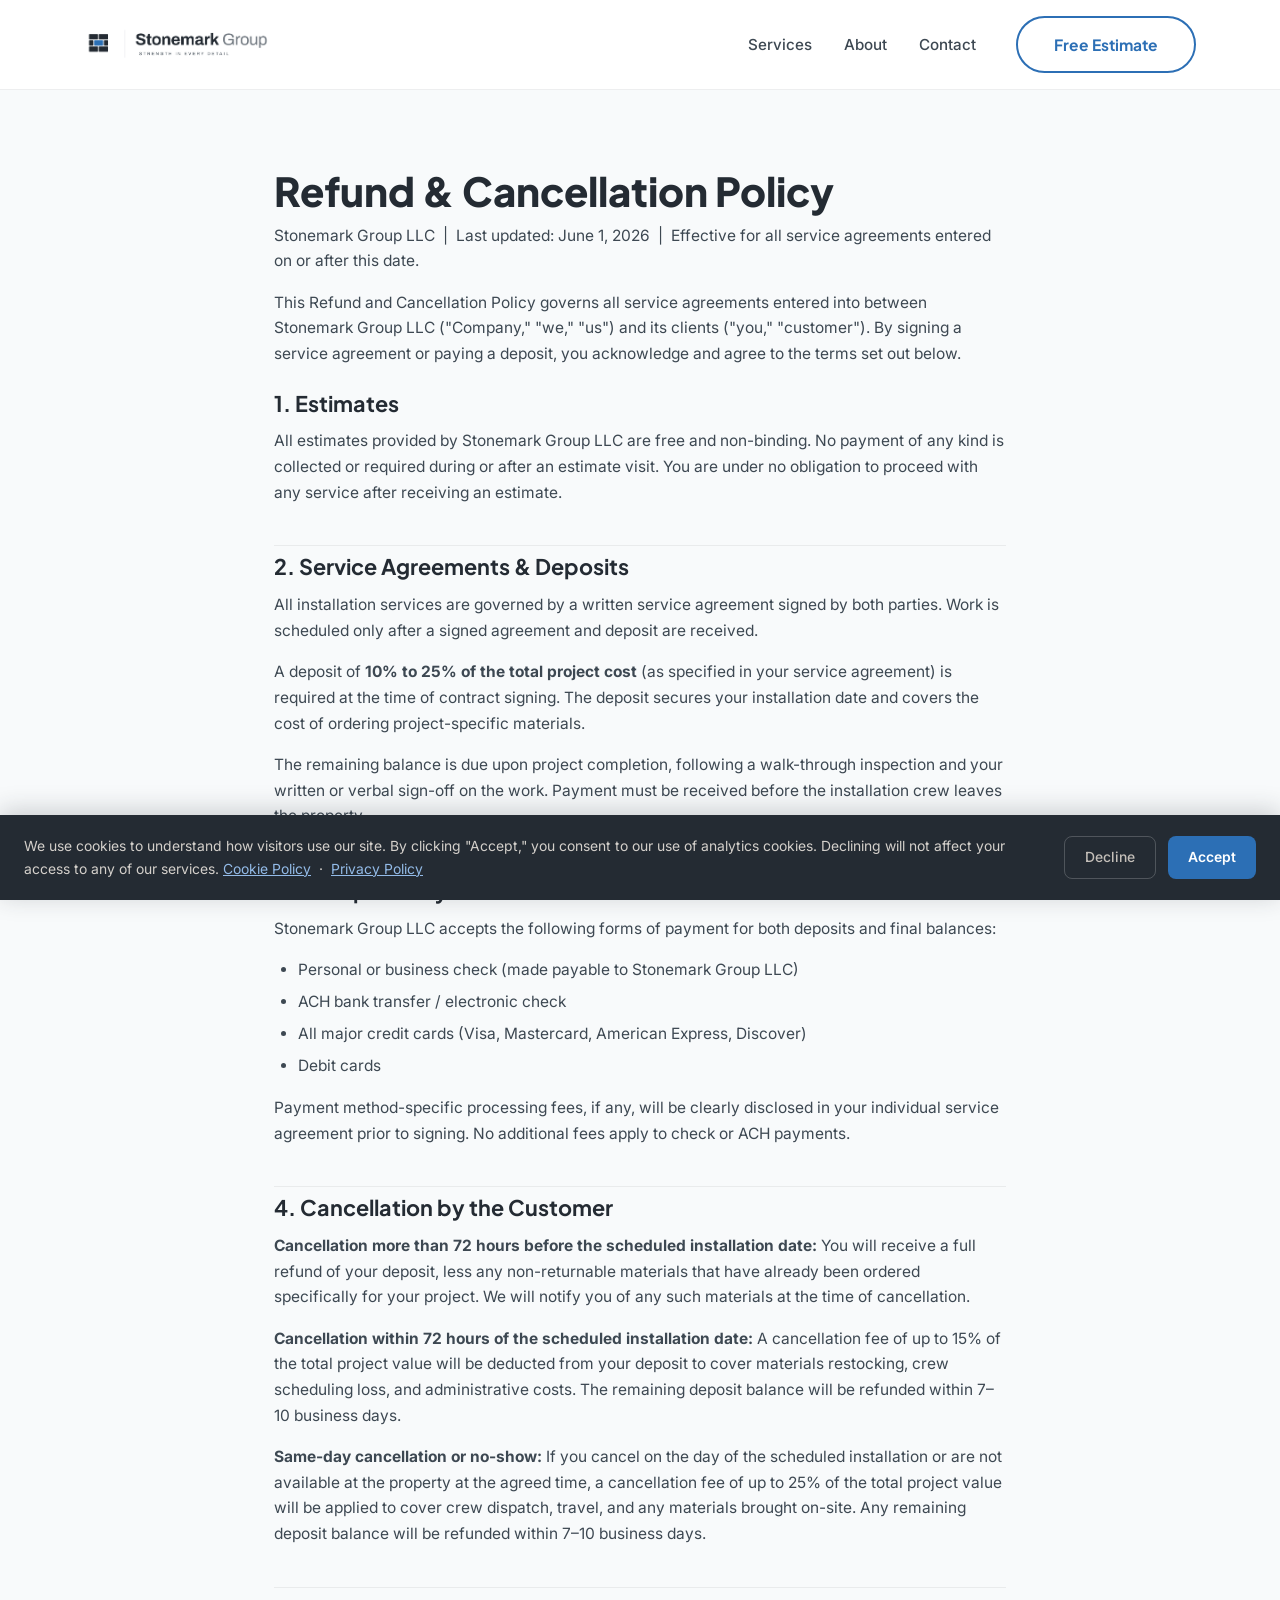
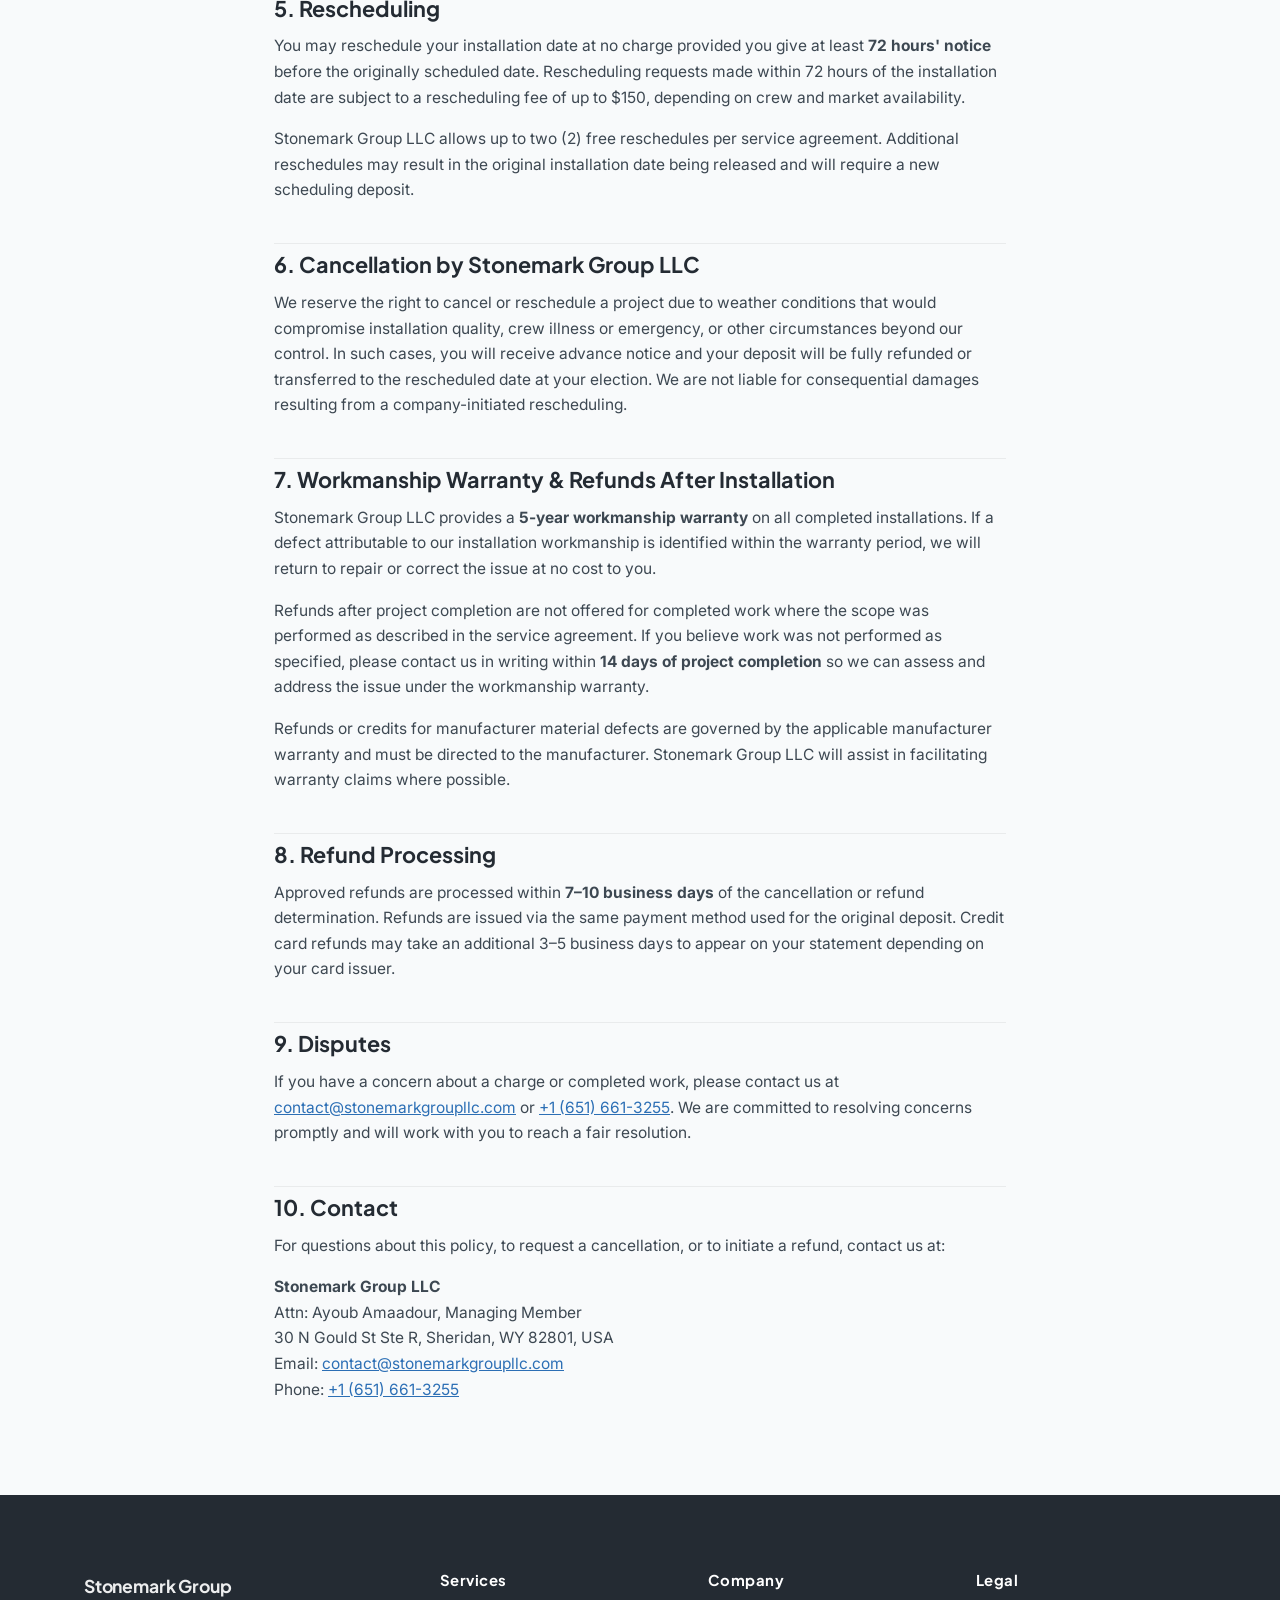
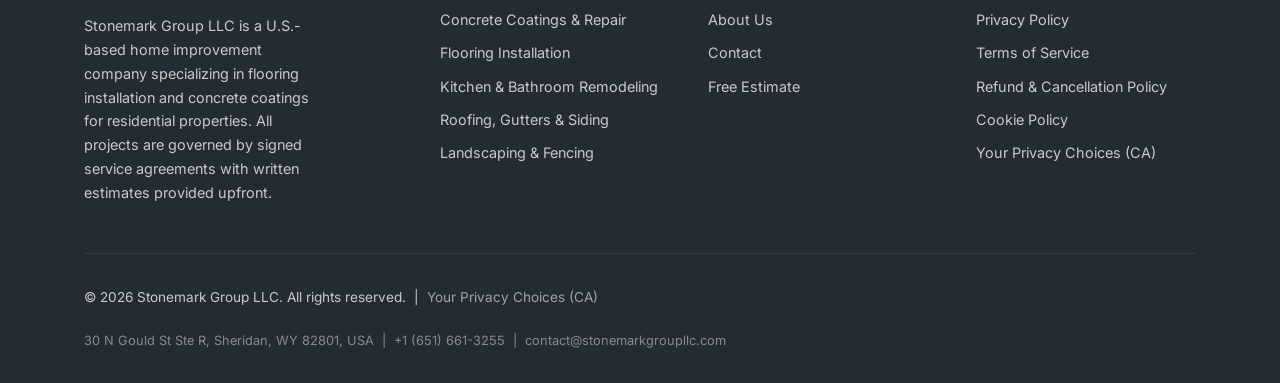
<file: refund-policy.html>
<!DOCTYPE html>
<html lang="en">
<head>
  <meta charset="UTF-8">
  <meta name="viewport" content="width=device-width, initial-scale=1.0">
  <link rel="icon" type="image/svg+xml" href="/favicon.svg">
  <link rel="icon" type="image/png" href="/logo.png">
  <link rel="apple-touch-icon" href="/logo.png">
  <title>Refund & Cancellation Policy | Stonemark Group LLC</title>
  <meta name="description" content="Stonemark Group LLC refund, cancellation, and payment policy for home improvement services.">

  <link rel="canonical" href="https://stonemarkgroupllc.com/refund-policy.html">
  <meta property="og:type" content="website">
  <meta property="og:site_name" content="Stonemark Group LLC">
  <meta property="og:title" content="Refund & Cancellation Policy | Stonemark Group LLC">
  <meta property="og:description" content="Stonemark Group LLC refund, cancellation, and payment policy for home improvement services.">
  <meta property="og:url" content="https://stonemarkgroupllc.com/refund-policy.html">
  <meta property="og:image" content="https://stonemarkgroupllc.com/logo.png">

  <link rel="preconnect" href="https://fonts.googleapis.com">
  <link rel="preconnect" href="https://fonts.gstatic.com" crossorigin>
  <link href="https://fonts.googleapis.com/css2?family=Inter:wght@400;500;600;700&family=Plus+Jakarta+Sans:wght@700;800;900&display=swap" rel="stylesheet">
  <link rel="stylesheet" href="styles.css">
</head>
<body>

  <!-- Header -->
  <header class="site-header">
    <div class="container header-inner">
      <a href="index.html" class="brand">
        <img src="logo.png" alt="Stonemark Group" class="brand-logo">
      </a>
      <button class="nav-toggle" aria-expanded="false" aria-label="Toggle navigation">
        <span></span><span></span><span></span>
      </button>
      <nav class="nav-links">
        <a href="services.html">Services</a>
        <a href="about.html">About</a>
        <a href="contact.html">Contact</a>
        <a href="book-a-call.html" class="btn btn-outline">Free Estimate</a>
      </nav>
    </div>
  </header>

  <main>
    <div class="legal-content">
      <h1 style="font-family: var(--font-head); font-size: clamp(1.9rem,4vw,2.5rem); font-weight: 800; color: var(--graphite); margin-bottom: 0.5rem;">Refund &amp; Cancellation Policy</h1>
      <p class="legal-meta">Stonemark Group LLC &nbsp;|&nbsp; Last updated: June 1, 2026 &nbsp;|&nbsp; Effective for all service agreements entered on or after this date.</p>

      <p>This Refund and Cancellation Policy governs all service agreements entered into between Stonemark Group LLC ("Company," "we," "us") and its clients ("you," "customer"). By signing a service agreement or paying a deposit, you acknowledge and agree to the terms set out below.</p>

      <h2>1. Estimates</h2>
      <p>All estimates provided by Stonemark Group LLC are free and non-binding. No payment of any kind is collected or required during or after an estimate visit. You are under no obligation to proceed with any service after receiving an estimate.</p>

      <h2>2. Service Agreements &amp; Deposits</h2>
      <p>All installation services are governed by a written service agreement signed by both parties. Work is scheduled only after a signed agreement and deposit are received.</p>
      <p>A deposit of <strong>10% to 25% of the total project cost</strong> (as specified in your service agreement) is required at the time of contract signing. The deposit secures your installation date and covers the cost of ordering project-specific materials.</p>
      <p>The remaining balance is due upon project completion, following a walk-through inspection and your written or verbal sign-off on the work. Payment must be received before the installation crew leaves the property.</p>

      <h2>3. Accepted Payment Methods</h2>
      <p>Stonemark Group LLC accepts the following forms of payment for both deposits and final balances:</p>
      <ul>
        <li>Personal or business check (made payable to Stonemark Group LLC)</li>
        <li>ACH bank transfer / electronic check</li>
        <li>All major credit cards (Visa, Mastercard, American Express, Discover)</li>
        <li>Debit cards</li>
      </ul>
      <p>Payment method-specific processing fees, if any, will be clearly disclosed in your individual service agreement prior to signing. No additional fees apply to check or ACH payments.</p>

      <h2>4. Cancellation by the Customer</h2>
      <p><strong>Cancellation more than 72 hours before the scheduled installation date:</strong> You will receive a full refund of your deposit, less any non-returnable materials that have already been ordered specifically for your project. We will notify you of any such materials at the time of cancellation.</p>
      <p><strong>Cancellation within 72 hours of the scheduled installation date:</strong> A cancellation fee of up to 15% of the total project value will be deducted from your deposit to cover materials restocking, crew scheduling loss, and administrative costs. The remaining deposit balance will be refunded within 7–10 business days.</p>
      <p><strong>Same-day cancellation or no-show:</strong> If you cancel on the day of the scheduled installation or are not available at the property at the agreed time, a cancellation fee of up to 25% of the total project value will be applied to cover crew dispatch, travel, and any materials brought on-site. Any remaining deposit balance will be refunded within 7–10 business days.</p>

      <h2>5. Rescheduling</h2>
      <p>You may reschedule your installation date at no charge provided you give at least <strong>72 hours' notice</strong> before the originally scheduled date. Rescheduling requests made within 72 hours of the installation date are subject to a rescheduling fee of up to $150, depending on crew and market availability.</p>
      <p>Stonemark Group LLC allows up to two (2) free reschedules per service agreement. Additional reschedules may result in the original installation date being released and will require a new scheduling deposit.</p>

      <h2>6. Cancellation by Stonemark Group LLC</h2>
      <p>We reserve the right to cancel or reschedule a project due to weather conditions that would compromise installation quality, crew illness or emergency, or other circumstances beyond our control. In such cases, you will receive advance notice and your deposit will be fully refunded or transferred to the rescheduled date at your election. We are not liable for consequential damages resulting from a company-initiated rescheduling.</p>

      <h2>7. Workmanship Warranty &amp; Refunds After Installation</h2>
      <p>Stonemark Group LLC provides a <strong>5-year workmanship warranty</strong> on all completed installations. If a defect attributable to our installation workmanship is identified within the warranty period, we will return to repair or correct the issue at no cost to you.</p>
      <p>Refunds after project completion are not offered for completed work where the scope was performed as described in the service agreement. If you believe work was not performed as specified, please contact us in writing within <strong>14 days of project completion</strong> so we can assess and address the issue under the workmanship warranty.</p>
      <p>Refunds or credits for manufacturer material defects are governed by the applicable manufacturer warranty and must be directed to the manufacturer. Stonemark Group LLC will assist in facilitating warranty claims where possible.</p>

      <h2>8. Refund Processing</h2>
      <p>Approved refunds are processed within <strong>7–10 business days</strong> of the cancellation or refund determination. Refunds are issued via the same payment method used for the original deposit. Credit card refunds may take an additional 3–5 business days to appear on your statement depending on your card issuer.</p>

      <h2>9. Disputes</h2>
      <p>If you have a concern about a charge or completed work, please contact us at <a href="mailto:contact@stonemarkgroupllc.com">contact@stonemarkgroupllc.com</a> or <a href="tel:+16516613255">+1 (651) 661-3255</a>. We are committed to resolving concerns promptly and will work with you to reach a fair resolution.</p>

      <h2>10. Contact</h2>
      <p>For questions about this policy, to request a cancellation, or to initiate a refund, contact us at:</p>
      <p>
        <strong>Stonemark Group LLC</strong><br>
        Attn: Ayoub Amaadour, Managing Member<br>
        30 N Gould St Ste R, Sheridan, WY 82801, USA<br>
        Email: <a href="mailto:contact@stonemarkgroupllc.com">contact@stonemarkgroupllc.com</a><br>
        Phone: <a href="tel:+16516613255">+1 (651) 661-3255</a>
      </p>
    </div>
  </main>

  <!-- Footer -->
  <footer class="site-footer">
    <div class="container">
      <div class="footer-grid">
        <div class="footer-brand">
          <a href="index.html" class="brand">
            <img src="logo.png" alt="Stonemark Group" class="brand-logo">
          </a>
          <p class="footer-brand-desc">Stonemark Group LLC is a U.S.-based home improvement company specializing in flooring installation and concrete coatings for residential properties. All projects are governed by signed service agreements with written estimates provided upfront.</p>
        </div>
        <div class="footer-col">
          <h4 class="footer-col-title">Services</h4>
          <div class="footer-links">
            <a href="services.html">Concrete Coatings &amp; Repair</a>
            <a href="services.html">Flooring Installation</a>
            <a href="services.html">Kitchen &amp; Bathroom Remodeling</a>
            <a href="services.html">Roofing, Gutters &amp; Siding</a>
            <a href="services.html">Landscaping &amp; Fencing</a>
          </div>
        </div>
        <div class="footer-col">
          <h4 class="footer-col-title">Company</h4>
          <div class="footer-links">
            <a href="about.html">About Us</a>
            <a href="contact.html">Contact</a>
            <a href="book-a-call.html">Free Estimate</a>
          </div>
        </div>
        <div class="footer-col">
          <h4 class="footer-col-title">Legal</h4>
          <div class="footer-links">
            <a href="privacy-policy.html">Privacy Policy</a>
            <a href="terms-of-service.html">Terms of Service</a>
            <a href="refund-policy.html">Refund &amp; Cancellation Policy</a>
            <a href="cookie-policy.html">Cookie Policy</a>
            <a href="privacy-policy.html#california-rights">Your Privacy Choices (CA)</a>
          </div>
        </div>
      </div>
      <div class="footer-bottom">
        <p>&copy; 2026 Stonemark Group LLC. All rights reserved. &nbsp;|&nbsp; <a href="privacy-policy.html#california-rights" style="color:inherit; opacity:0.75;">Your Privacy Choices (CA)</a></p>
        <p style="margin-top:0.35rem; font-size:0.8rem; opacity:0.6;">30 N Gould St Ste R, Sheridan, WY 82801, USA &nbsp;|&nbsp; <a href="tel:+16516613255" style="color:inherit;">+1 (651) 661-3255</a> &nbsp;|&nbsp; <a href="mailto:contact@stonemarkgroupllc.com" style="color:inherit;">contact@stonemarkgroupllc.com</a></p>
      </div>
    </div>
  </footer>

  <script src="scripts.js"></script>
</body>
</html>
</file>
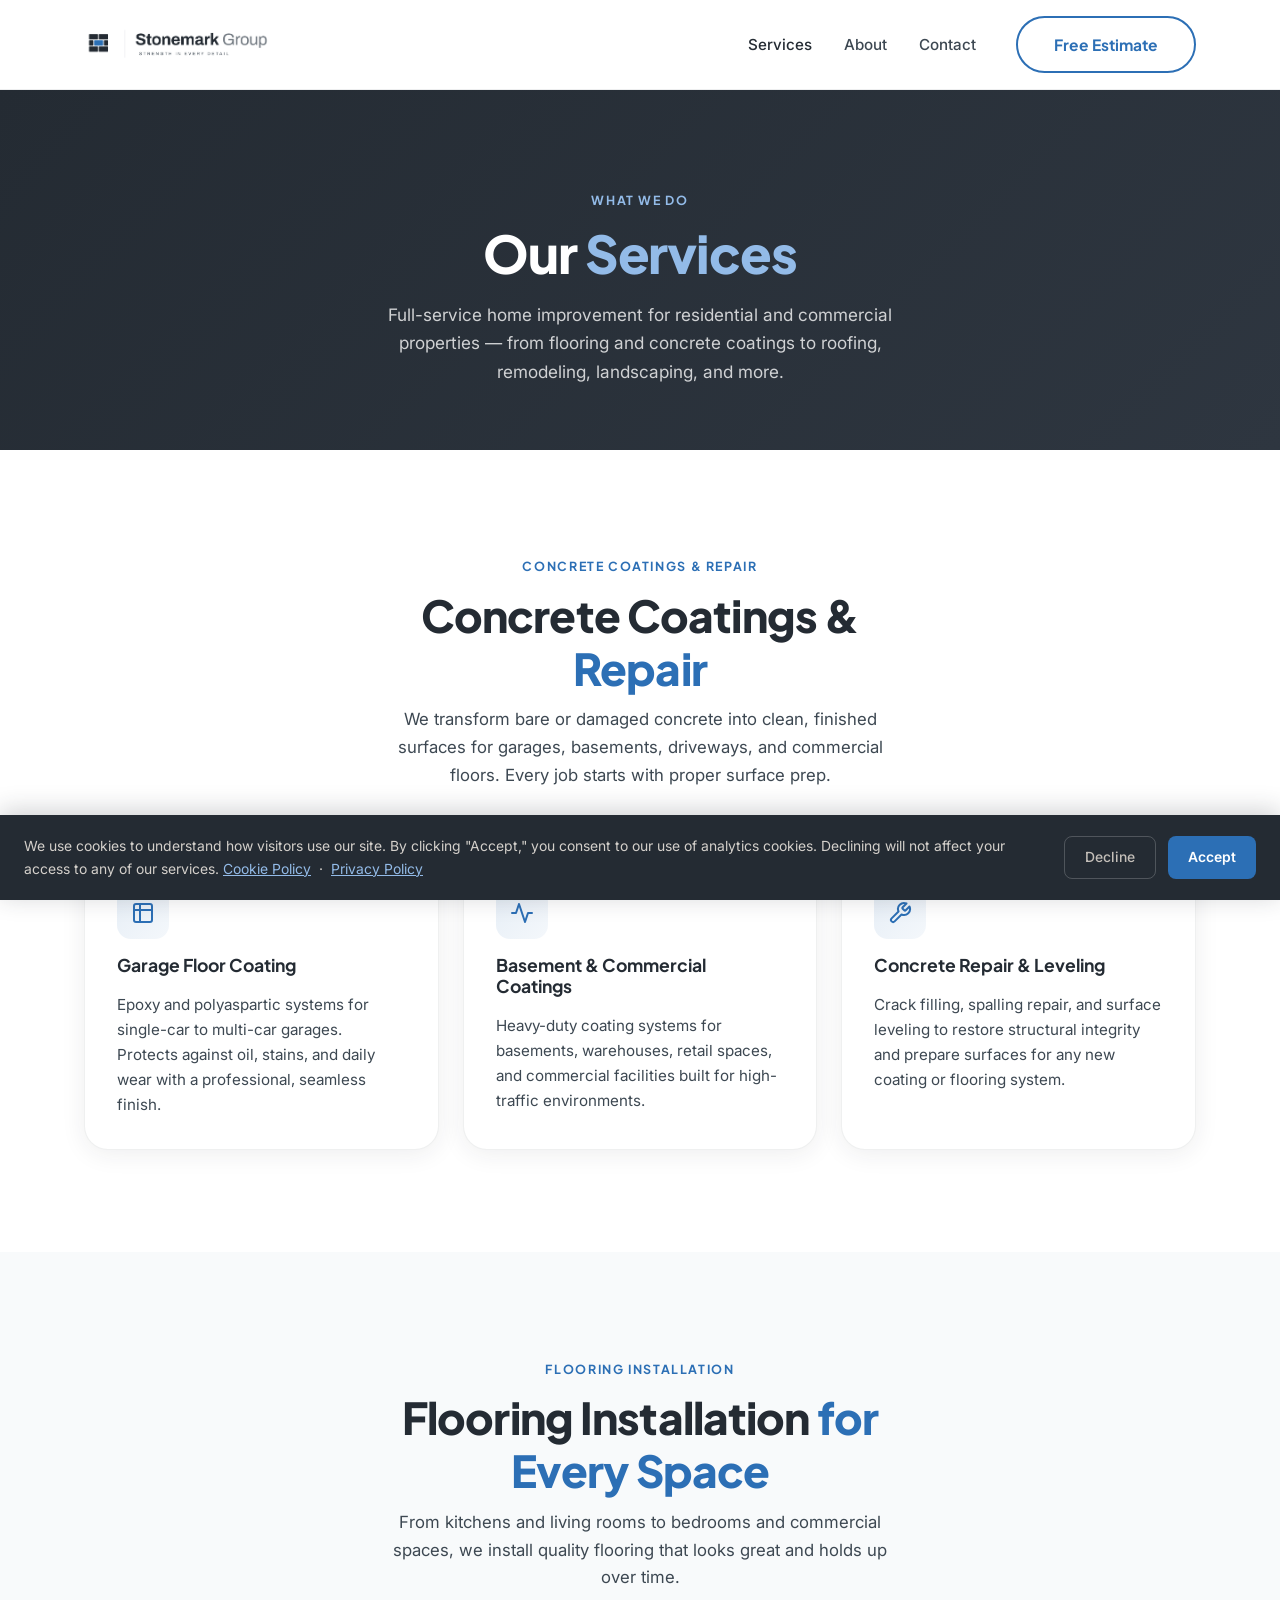
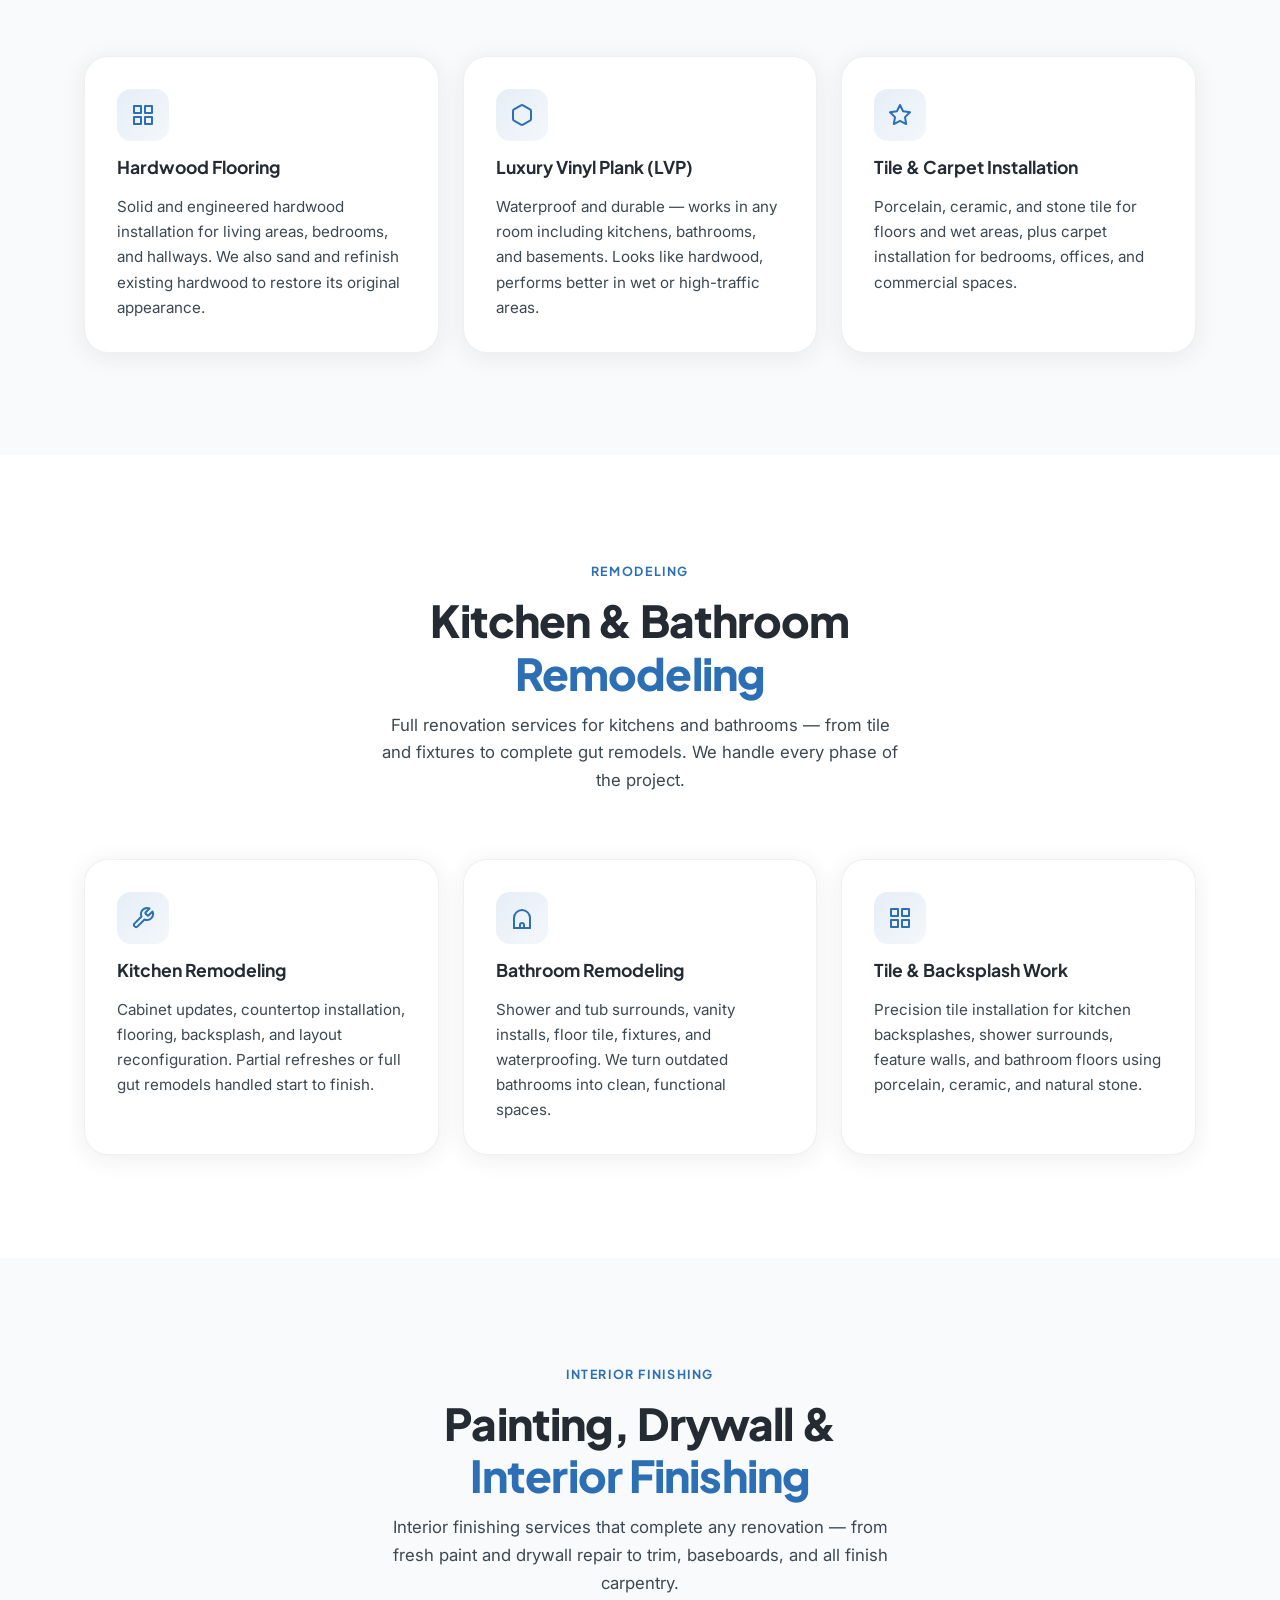
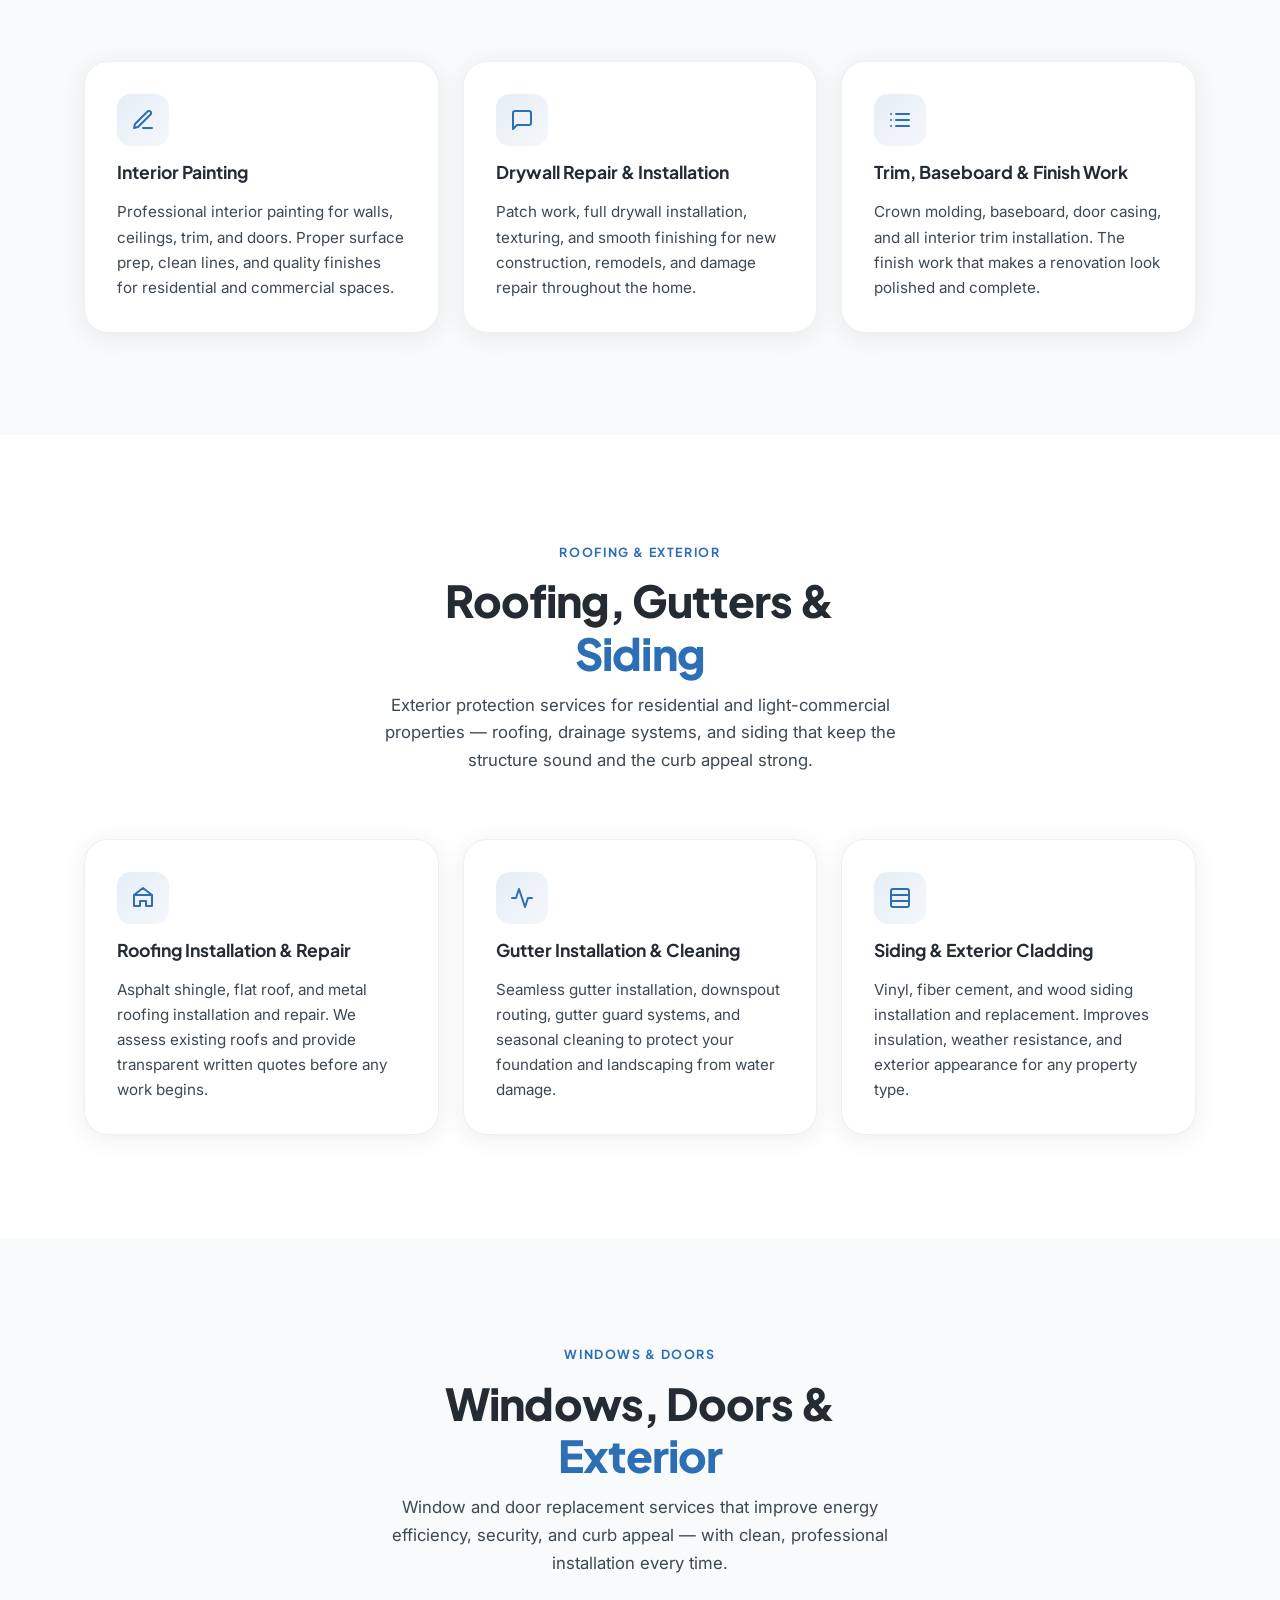
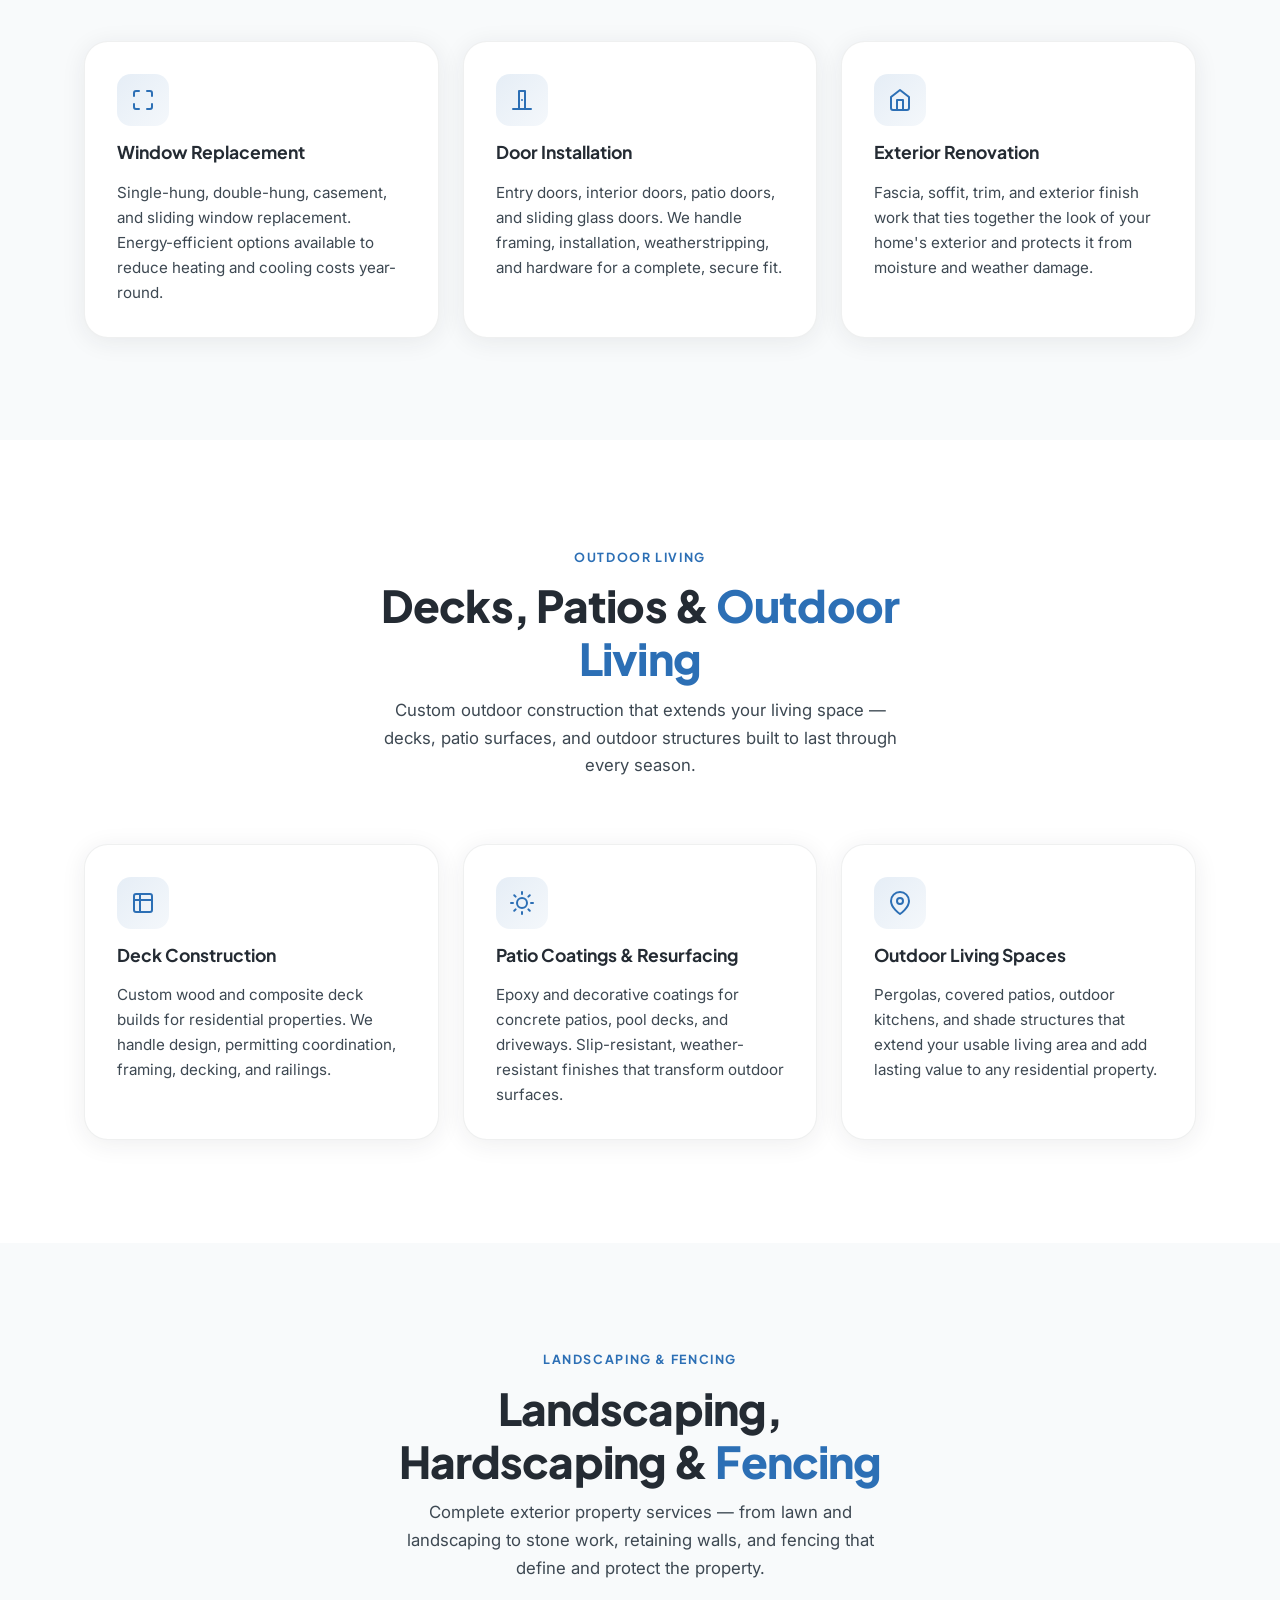
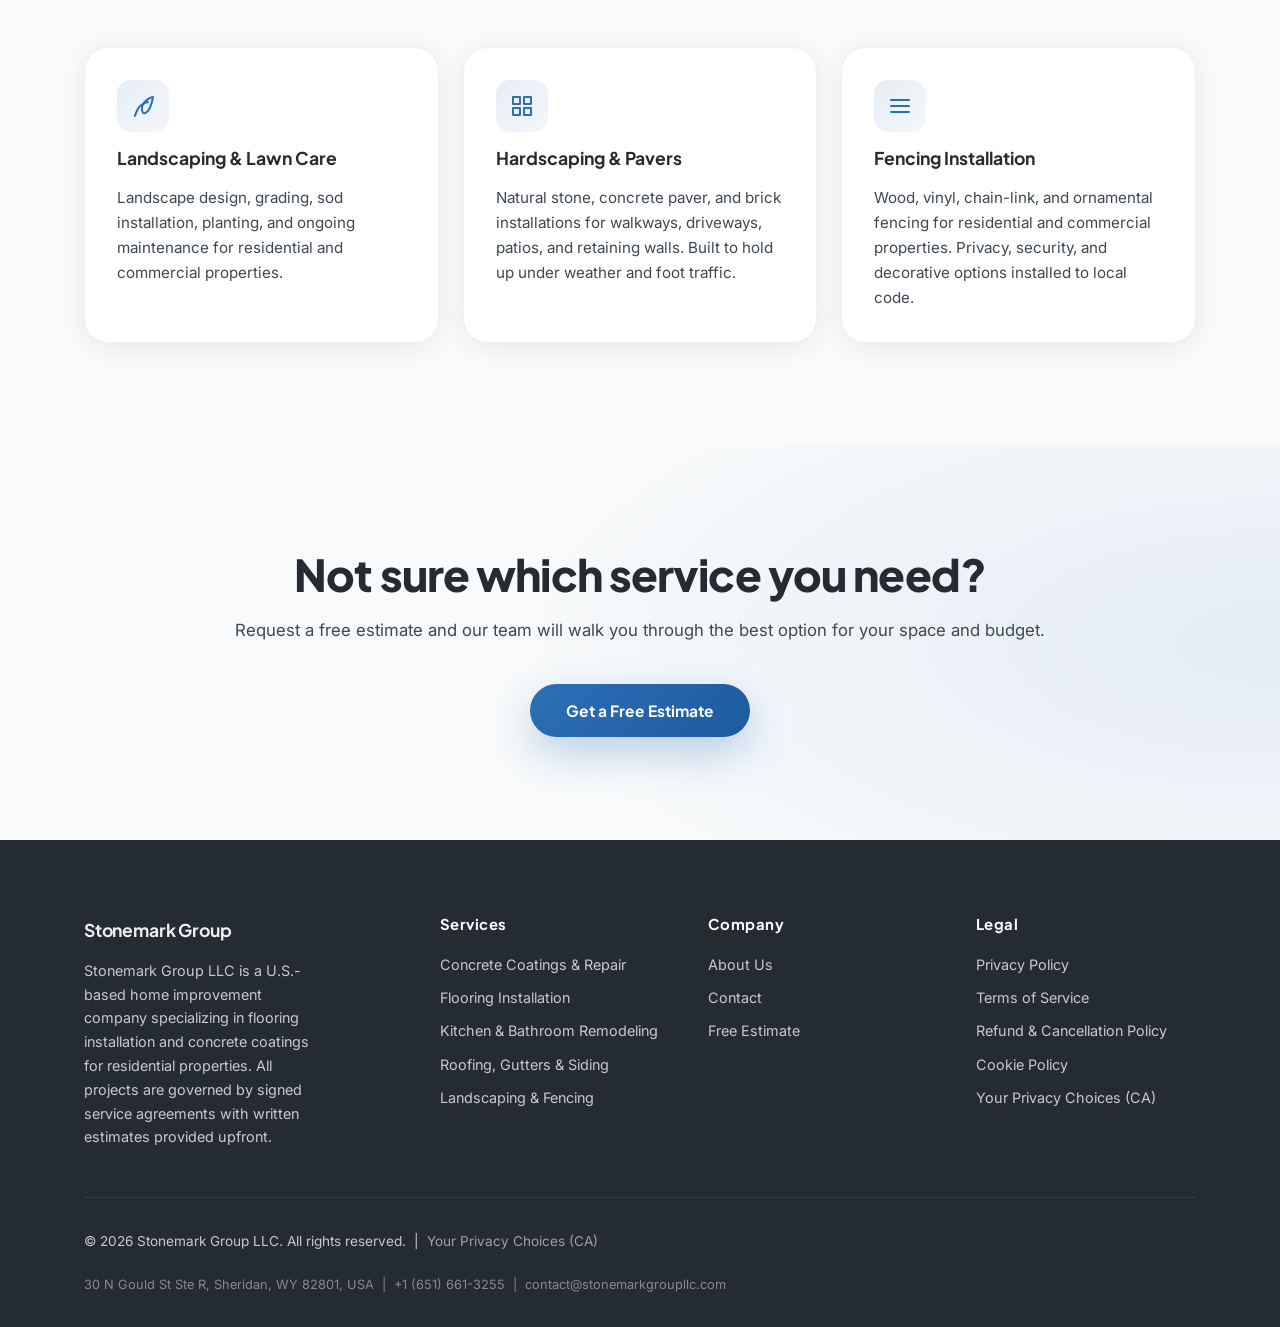
<file: services.html>
<!DOCTYPE html>
<html lang="en">
<head>
  <meta charset="UTF-8">
  <meta name="viewport" content="width=device-width, initial-scale=1.0">
  <link rel="icon" type="image/svg+xml" href="/favicon.svg">
  <link rel="icon" type="image/png" href="/logo.png">
  <link rel="apple-touch-icon" href="/logo.png">
  <title>Services | Stonemark Group LLC — Professional Flooring & Home Improvement</title>
  <meta name="description" content="Stonemark Group LLC offers professional flooring installation and home improvement services including concrete coatings, epoxy systems, hardwood, LVP, and tile — serving residential and commercial properties across the U.S.">

  <link rel="canonical" href="https://stonemarkgroupllc.com/services.html">
  <meta property="og:type" content="website">
  <meta property="og:site_name" content="Stonemark Group LLC">
  <meta property="og:title" content="Services | Stonemark Group LLC — Professional Flooring & Home Improvement">
  <meta property="og:description" content="Stonemark Group LLC offers professional flooring installation and home improvement services including concrete coatings, epoxy systems, hardwood, LVP, and tile — serving residential and commercial properties across the U.S.">
  <meta property="og:url" content="https://stonemarkgroupllc.com/services.html">
  <meta property="og:image" content="https://stonemarkgroupllc.com/logo.png">
  <meta name="twitter:card" content="summary">
  <meta name="twitter:title" content="Services | Stonemark Group LLC — Professional Flooring & Home Improvement">
  <meta name="twitter:description" content="Stonemark Group LLC offers professional flooring installation and home improvement services including concrete coatings, epoxy systems, hardwood, LVP, and tile — serving residential and commercial properties across the U.S.">
  <meta name="twitter:image" content="https://stonemarkgroupllc.com/logo.png">

  <link rel="preconnect" href="https://fonts.googleapis.com">
  <link rel="preconnect" href="https://fonts.gstatic.com" crossorigin>
  <link href="https://fonts.googleapis.com/css2?family=Inter:wght@400;500;600;700&family=Plus+Jakarta+Sans:wght@700;800;900&display=swap" rel="stylesheet">
  <link rel="stylesheet" href="styles.css">
</head>
<body>

  <!-- Header -->
  <header class="site-header">
    <div class="container header-inner">
      <a href="index.html" class="brand">
        <img src="logo.png" alt="Stonemark Group" class="brand-logo">
      </a>
      <button class="nav-toggle" aria-expanded="false" aria-label="Toggle navigation">
        <span></span><span></span><span></span>
      </button>
      <nav class="nav-links">
        <a href="services.html" class="active">Services</a>
        <a href="about.html">About</a>
        <a href="contact.html">Contact</a>
        <a href="book-a-call.html" class="btn btn-outline">Free Estimate</a>
      </nav>
    </div>
  </header>

  <!-- Page Hero -->
  <section class="page-hero">
    <div class="container">
      <span class="eyebrow fade-up">WHAT WE DO</span>
      <h1 class="page-hero-title fade-up" data-delay="1">Our <span style="color: var(--amber-light);">Services</span></h1>
      <p class="page-hero-sub fade-up" data-delay="2">Full-service home improvement for residential and commercial properties — from flooring and concrete coatings to roofing, remodeling, landscaping, and more.</p>
    </div>
  </section>

  <main>

    <!-- Concrete Coatings & Repair -->
    <section class="section section-alt">
      <div class="container">
        <header class="section-header">
          <span class="eyebrow">CONCRETE COATINGS &amp; REPAIR</span>
          <h2 class="section-title">Concrete Coatings &amp; <span>Repair</span></h2>
          <p class="section-lead">We transform bare or damaged concrete into clean, finished surfaces for garages, basements, driveways, and commercial floors. Every job starts with proper surface prep.</p>
        </header>
        <div class="services-grid">
          <article class="service-card">
            <div class="service-icon"><svg xmlns="http://www.w3.org/2000/svg" width="24" height="24" viewBox="0 0 24 24" fill="none" stroke="currentColor" stroke-width="2" stroke-linecap="round" stroke-linejoin="round"><rect x="3" y="3" width="18" height="18" rx="2"/><path d="M3 9h18M9 3v18"/></svg></div>
            <h3 class="service-title">Garage Floor Coating</h3>
            <p class="service-desc">Epoxy and polyaspartic systems for single-car to multi-car garages. Protects against oil, stains, and daily wear with a professional, seamless finish.</p>
          </article>
          <article class="service-card">
            <div class="service-icon"><svg xmlns="http://www.w3.org/2000/svg" width="24" height="24" viewBox="0 0 24 24" fill="none" stroke="currentColor" stroke-width="2" stroke-linecap="round" stroke-linejoin="round"><path d="M22 12h-4l-3 9L9 3l-3 9H2"/></svg></div>
            <h3 class="service-title">Basement &amp; Commercial Coatings</h3>
            <p class="service-desc">Heavy-duty coating systems for basements, warehouses, retail spaces, and commercial facilities built for high-traffic environments.</p>
          </article>
          <article class="service-card">
            <div class="service-icon"><svg xmlns="http://www.w3.org/2000/svg" width="24" height="24" viewBox="0 0 24 24" fill="none" stroke="currentColor" stroke-width="2" stroke-linecap="round" stroke-linejoin="round"><path d="M14.7 6.3a1 1 0 0 0 0 1.4l1.6 1.6a1 1 0 0 0 1.4 0l3.77-3.77a6 6 0 0 1-7.94 7.94l-6.91 6.91a2.12 2.12 0 0 1-3-3l6.91-6.91a6 6 0 0 1 7.94-7.94l-3.76 3.76z"/></svg></div>
            <h3 class="service-title">Concrete Repair &amp; Leveling</h3>
            <p class="service-desc">Crack filling, spalling repair, and surface leveling to restore structural integrity and prepare surfaces for any new coating or flooring system.</p>
          </article>
        </div>
      </div>
    </section>

    <!-- Flooring Installation -->
    <section class="section">
      <div class="container">
        <header class="section-header">
          <span class="eyebrow">FLOORING INSTALLATION</span>
          <h2 class="section-title">Flooring Installation <span>for Every Space</span></h2>
          <p class="section-lead">From kitchens and living rooms to bedrooms and commercial spaces, we install quality flooring that looks great and holds up over time.</p>
        </header>
        <div class="services-grid">
          <article class="service-card">
            <div class="service-icon"><svg xmlns="http://www.w3.org/2000/svg" width="24" height="24" viewBox="0 0 24 24" fill="none" stroke="currentColor" stroke-width="2" stroke-linecap="round" stroke-linejoin="round"><rect x="3" y="3" width="7" height="7"/><rect x="14" y="3" width="7" height="7"/><rect x="14" y="14" width="7" height="7"/><rect x="3" y="14" width="7" height="7"/></svg></div>
            <h3 class="service-title">Hardwood Flooring</h3>
            <p class="service-desc">Solid and engineered hardwood installation for living areas, bedrooms, and hallways. We also sand and refinish existing hardwood to restore its original appearance.</p>
          </article>
          <article class="service-card">
            <div class="service-icon"><svg xmlns="http://www.w3.org/2000/svg" width="24" height="24" viewBox="0 0 24 24" fill="none" stroke="currentColor" stroke-width="2" stroke-linecap="round" stroke-linejoin="round"><path d="M21 16V8a2 2 0 0 0-1-1.73l-7-4a2 2 0 0 0-2 0l-7 4A2 2 0 0 0 3 8v8a2 2 0 0 0 1 1.73l7 4a2 2 0 0 0 2 0l7-4A2 2 0 0 0 21 16z"/></svg></div>
            <h3 class="service-title">Luxury Vinyl Plank (LVP)</h3>
            <p class="service-desc">Waterproof and durable — works in any room including kitchens, bathrooms, and basements. Looks like hardwood, performs better in wet or high-traffic areas.</p>
          </article>
          <article class="service-card">
            <div class="service-icon"><svg xmlns="http://www.w3.org/2000/svg" width="24" height="24" viewBox="0 0 24 24" fill="none" stroke="currentColor" stroke-width="2" stroke-linecap="round" stroke-linejoin="round"><polygon points="12 2 15.09 8.26 22 9.27 17 14.14 18.18 21.02 12 17.77 5.82 21.02 7 14.14 2 9.27 8.91 8.26 12 2"/></svg></div>
            <h3 class="service-title">Tile &amp; Carpet Installation</h3>
            <p class="service-desc">Porcelain, ceramic, and stone tile for floors and wet areas, plus carpet installation for bedrooms, offices, and commercial spaces.</p>
          </article>
        </div>
      </div>
    </section>

    <!-- Kitchen & Bathroom Remodeling -->
    <section class="section section-alt">
      <div class="container">
        <header class="section-header">
          <span class="eyebrow">REMODELING</span>
          <h2 class="section-title">Kitchen &amp; Bathroom <span>Remodeling</span></h2>
          <p class="section-lead">Full renovation services for kitchens and bathrooms — from tile and fixtures to complete gut remodels. We handle every phase of the project.</p>
        </header>
        <div class="services-grid">
          <article class="service-card">
            <div class="service-icon"><svg xmlns="http://www.w3.org/2000/svg" width="24" height="24" viewBox="0 0 24 24" fill="none" stroke="currentColor" stroke-width="2" stroke-linecap="round" stroke-linejoin="round"><path d="M14.7 6.3a1 1 0 0 0 0 1.4l1.6 1.6a1 1 0 0 0 1.4 0l3.77-3.77a6 6 0 0 1-7.94 7.94l-6.91 6.91a2.12 2.12 0 0 1-3-3l6.91-6.91a6 6 0 0 1 7.94-7.94l-3.76 3.76z"/></svg></div>
            <h3 class="service-title">Kitchen Remodeling</h3>
            <p class="service-desc">Cabinet updates, countertop installation, flooring, backsplash, and layout reconfiguration. Partial refreshes or full gut remodels handled start to finish.</p>
          </article>
          <article class="service-card">
            <div class="service-icon"><svg xmlns="http://www.w3.org/2000/svg" width="24" height="24" viewBox="0 0 24 24" fill="none" stroke="currentColor" stroke-width="2" stroke-linecap="round" stroke-linejoin="round"><path d="M4 22V12a8 8 0 0 1 16 0v10"/><path d="M4 22h16"/><path d="M10 22v-3a2 2 0 0 1 4 0v3"/></svg></div>
            <h3 class="service-title">Bathroom Remodeling</h3>
            <p class="service-desc">Shower and tub surrounds, vanity installs, floor tile, fixtures, and waterproofing. We turn outdated bathrooms into clean, functional spaces.</p>
          </article>
          <article class="service-card">
            <div class="service-icon"><svg xmlns="http://www.w3.org/2000/svg" width="24" height="24" viewBox="0 0 24 24" fill="none" stroke="currentColor" stroke-width="2" stroke-linecap="round" stroke-linejoin="round"><rect x="3" y="3" width="7" height="7"/><rect x="14" y="3" width="7" height="7"/><rect x="14" y="14" width="7" height="7"/><rect x="3" y="14" width="7" height="7"/></svg></div>
            <h3 class="service-title">Tile &amp; Backsplash Work</h3>
            <p class="service-desc">Precision tile installation for kitchen backsplashes, shower surrounds, feature walls, and bathroom floors using porcelain, ceramic, and natural stone.</p>
          </article>
        </div>
      </div>
    </section>

    <!-- Painting, Drywall & Interior Finishing -->
    <section class="section">
      <div class="container">
        <header class="section-header">
          <span class="eyebrow">INTERIOR FINISHING</span>
          <h2 class="section-title">Painting, Drywall &amp; <span>Interior Finishing</span></h2>
          <p class="section-lead">Interior finishing services that complete any renovation — from fresh paint and drywall repair to trim, baseboards, and all finish carpentry.</p>
        </header>
        <div class="services-grid">
          <article class="service-card">
            <div class="service-icon"><svg xmlns="http://www.w3.org/2000/svg" width="24" height="24" viewBox="0 0 24 24" fill="none" stroke="currentColor" stroke-width="2" stroke-linecap="round" stroke-linejoin="round"><path d="M12 20h9"/><path d="M16.5 3.5a2.121 2.121 0 0 1 3 3L7 19l-4 1 1-4L16.5 3.5z"/></svg></div>
            <h3 class="service-title">Interior Painting</h3>
            <p class="service-desc">Professional interior painting for walls, ceilings, trim, and doors. Proper surface prep, clean lines, and quality finishes for residential and commercial spaces.</p>
          </article>
          <article class="service-card">
            <div class="service-icon"><svg xmlns="http://www.w3.org/2000/svg" width="24" height="24" viewBox="0 0 24 24" fill="none" stroke="currentColor" stroke-width="2" stroke-linecap="round" stroke-linejoin="round"><path d="M21 15a2 2 0 0 1-2 2H7l-4 4V5a2 2 0 0 1 2-2h14a2 2 0 0 1 2 2z"/></svg></div>
            <h3 class="service-title">Drywall Repair &amp; Installation</h3>
            <p class="service-desc">Patch work, full drywall installation, texturing, and smooth finishing for new construction, remodels, and damage repair throughout the home.</p>
          </article>
          <article class="service-card">
            <div class="service-icon"><svg xmlns="http://www.w3.org/2000/svg" width="24" height="24" viewBox="0 0 24 24" fill="none" stroke="currentColor" stroke-width="2" stroke-linecap="round" stroke-linejoin="round"><line x1="8" y1="6" x2="21" y2="6"/><line x1="8" y1="12" x2="21" y2="12"/><line x1="8" y1="18" x2="21" y2="18"/><line x1="3" y1="6" x2="3.01" y2="6"/><line x1="3" y1="12" x2="3.01" y2="12"/><line x1="3" y1="18" x2="3.01" y2="18"/></svg></div>
            <h3 class="service-title">Trim, Baseboard &amp; Finish Work</h3>
            <p class="service-desc">Crown molding, baseboard, door casing, and all interior trim installation. The finish work that makes a renovation look polished and complete.</p>
          </article>
        </div>
      </div>
    </section>

    <!-- Roofing, Gutters & Siding -->
    <section class="section section-alt">
      <div class="container">
        <header class="section-header">
          <span class="eyebrow">ROOFING &amp; EXTERIOR</span>
          <h2 class="section-title">Roofing, Gutters &amp; <span>Siding</span></h2>
          <p class="section-lead">Exterior protection services for residential and light-commercial properties — roofing, drainage systems, and siding that keep the structure sound and the curb appeal strong.</p>
        </header>
        <div class="services-grid">
          <article class="service-card">
            <div class="service-icon"><svg xmlns="http://www.w3.org/2000/svg" width="24" height="24" viewBox="0 0 24 24" fill="none" stroke="currentColor" stroke-width="2" stroke-linecap="round" stroke-linejoin="round"><polygon points="3 9 12 2 21 9"/><path d="M3 9v11h6v-5h6v5h6V9"/></svg></div>
            <h3 class="service-title">Roofing Installation &amp; Repair</h3>
            <p class="service-desc">Asphalt shingle, flat roof, and metal roofing installation and repair. We assess existing roofs and provide transparent written quotes before any work begins.</p>
          </article>
          <article class="service-card">
            <div class="service-icon"><svg xmlns="http://www.w3.org/2000/svg" width="24" height="24" viewBox="0 0 24 24" fill="none" stroke="currentColor" stroke-width="2" stroke-linecap="round" stroke-linejoin="round"><polyline points="22 12 18 12 15 21 9 3 6 12 2 12"/></svg></div>
            <h3 class="service-title">Gutter Installation &amp; Cleaning</h3>
            <p class="service-desc">Seamless gutter installation, downspout routing, gutter guard systems, and seasonal cleaning to protect your foundation and landscaping from water damage.</p>
          </article>
          <article class="service-card">
            <div class="service-icon"><svg xmlns="http://www.w3.org/2000/svg" width="24" height="24" viewBox="0 0 24 24" fill="none" stroke="currentColor" stroke-width="2" stroke-linecap="round" stroke-linejoin="round"><rect x="3" y="3" width="18" height="18" rx="2"/><path d="M3 9h18M3 15h18"/></svg></div>
            <h3 class="service-title">Siding &amp; Exterior Cladding</h3>
            <p class="service-desc">Vinyl, fiber cement, and wood siding installation and replacement. Improves insulation, weather resistance, and exterior appearance for any property type.</p>
          </article>
        </div>
      </div>
    </section>

    <!-- Windows, Doors & Exterior -->
    <section class="section">
      <div class="container">
        <header class="section-header">
          <span class="eyebrow">WINDOWS &amp; DOORS</span>
          <h2 class="section-title">Windows, Doors &amp; <span>Exterior</span></h2>
          <p class="section-lead">Window and door replacement services that improve energy efficiency, security, and curb appeal — with clean, professional installation every time.</p>
        </header>
        <div class="services-grid">
          <article class="service-card">
            <div class="service-icon"><svg xmlns="http://www.w3.org/2000/svg" width="24" height="24" viewBox="0 0 24 24" fill="none" stroke="currentColor" stroke-width="2" stroke-linecap="round" stroke-linejoin="round"><path d="M8 3H5a2 2 0 0 0-2 2v3m18 0V5a2 2 0 0 0-2-2h-3M3 16v3a2 2 0 0 0 2 2h3m8 0h3a2 2 0 0 0 2-2v-3"/></svg></div>
            <h3 class="service-title">Window Replacement</h3>
            <p class="service-desc">Single-hung, double-hung, casement, and sliding window replacement. Energy-efficient options available to reduce heating and cooling costs year-round.</p>
          </article>
          <article class="service-card">
            <div class="service-icon"><svg xmlns="http://www.w3.org/2000/svg" width="24" height="24" viewBox="0 0 24 24" fill="none" stroke="currentColor" stroke-width="2" stroke-linecap="round" stroke-linejoin="round"><path d="M3 21h18M9 21V3h6v18"/><line x1="12" y1="12" x2="12.01" y2="12"/></svg></div>
            <h3 class="service-title">Door Installation</h3>
            <p class="service-desc">Entry doors, interior doors, patio doors, and sliding glass doors. We handle framing, installation, weatherstripping, and hardware for a complete, secure fit.</p>
          </article>
          <article class="service-card">
            <div class="service-icon"><svg xmlns="http://www.w3.org/2000/svg" width="24" height="24" viewBox="0 0 24 24" fill="none" stroke="currentColor" stroke-width="2" stroke-linecap="round" stroke-linejoin="round"><path d="M3 9l9-7 9 7v11a2 2 0 0 1-2 2H5a2 2 0 0 1-2-2z"/><polyline points="9 22 9 12 15 12 15 22"/></svg></div>
            <h3 class="service-title">Exterior Renovation</h3>
            <p class="service-desc">Fascia, soffit, trim, and exterior finish work that ties together the look of your home's exterior and protects it from moisture and weather damage.</p>
          </article>
        </div>
      </div>
    </section>

    <!-- Decks, Patios & Outdoor Living -->
    <section class="section section-alt">
      <div class="container">
        <header class="section-header">
          <span class="eyebrow">OUTDOOR LIVING</span>
          <h2 class="section-title">Decks, Patios &amp; <span>Outdoor Living</span></h2>
          <p class="section-lead">Custom outdoor construction that extends your living space — decks, patio surfaces, and outdoor structures built to last through every season.</p>
        </header>
        <div class="services-grid">
          <article class="service-card">
            <div class="service-icon"><svg xmlns="http://www.w3.org/2000/svg" width="24" height="24" viewBox="0 0 24 24" fill="none" stroke="currentColor" stroke-width="2" stroke-linecap="round" stroke-linejoin="round"><rect x="3" y="3" width="18" height="18" rx="2"/><path d="M3 9h18M9 3v18"/></svg></div>
            <h3 class="service-title">Deck Construction</h3>
            <p class="service-desc">Custom wood and composite deck builds for residential properties. We handle design, permitting coordination, framing, decking, and railings.</p>
          </article>
          <article class="service-card">
            <div class="service-icon"><svg xmlns="http://www.w3.org/2000/svg" width="24" height="24" viewBox="0 0 24 24" fill="none" stroke="currentColor" stroke-width="2" stroke-linecap="round" stroke-linejoin="round"><circle cx="12" cy="12" r="5"/><line x1="12" y1="1" x2="12" y2="3"/><line x1="12" y1="21" x2="12" y2="23"/><line x1="4.22" y1="4.22" x2="5.64" y2="5.64"/><line x1="18.36" y1="18.36" x2="19.78" y2="19.78"/><line x1="1" y1="12" x2="3" y2="12"/><line x1="21" y1="12" x2="23" y2="12"/><line x1="4.22" y1="19.78" x2="5.64" y2="18.36"/><line x1="18.36" y1="5.64" x2="19.78" y2="4.22"/></svg></div>
            <h3 class="service-title">Patio Coatings &amp; Resurfacing</h3>
            <p class="service-desc">Epoxy and decorative coatings for concrete patios, pool decks, and driveways. Slip-resistant, weather-resistant finishes that transform outdoor surfaces.</p>
          </article>
          <article class="service-card">
            <div class="service-icon"><svg xmlns="http://www.w3.org/2000/svg" width="24" height="24" viewBox="0 0 24 24" fill="none" stroke="currentColor" stroke-width="2" stroke-linecap="round" stroke-linejoin="round"><path d="M21 10c0 7-9 13-9 13s-9-6-9-13a9 9 0 0 1 18 0z"/><circle cx="12" cy="10" r="3"/></svg></div>
            <h3 class="service-title">Outdoor Living Spaces</h3>
            <p class="service-desc">Pergolas, covered patios, outdoor kitchens, and shade structures that extend your usable living area and add lasting value to any residential property.</p>
          </article>
        </div>
      </div>
    </section>

    <!-- Landscaping, Hardscaping & Fencing -->
    <section class="section">
      <div class="container">
        <header class="section-header">
          <span class="eyebrow">LANDSCAPING &amp; FENCING</span>
          <h2 class="section-title">Landscaping, Hardscaping &amp; <span>Fencing</span></h2>
          <p class="section-lead">Complete exterior property services — from lawn and landscaping to stone work, retaining walls, and fencing that define and protect the property.</p>
        </header>
        <div class="services-grid">
          <article class="service-card">
            <div class="service-icon"><svg xmlns="http://www.w3.org/2000/svg" width="24" height="24" viewBox="0 0 24 24" fill="none" stroke="currentColor" stroke-width="2" stroke-linecap="round" stroke-linejoin="round"><path d="M17 8C8 10 5.9 16.17 3.82 22"/><path d="M22 3C22 3 12 5 11 14c-1 9 8 7 11-11z"/></svg></div>
            <h3 class="service-title">Landscaping &amp; Lawn Care</h3>
            <p class="service-desc">Landscape design, grading, sod installation, planting, and ongoing maintenance for residential and commercial properties.</p>
          </article>
          <article class="service-card">
            <div class="service-icon"><svg xmlns="http://www.w3.org/2000/svg" width="24" height="24" viewBox="0 0 24 24" fill="none" stroke="currentColor" stroke-width="2" stroke-linecap="round" stroke-linejoin="round"><rect x="3" y="3" width="7" height="7"/><rect x="14" y="3" width="7" height="7"/><rect x="14" y="14" width="7" height="7"/><rect x="3" y="14" width="7" height="7"/></svg></div>
            <h3 class="service-title">Hardscaping &amp; Pavers</h3>
            <p class="service-desc">Natural stone, concrete paver, and brick installations for walkways, driveways, patios, and retaining walls. Built to hold up under weather and foot traffic.</p>
          </article>
          <article class="service-card">
            <div class="service-icon"><svg xmlns="http://www.w3.org/2000/svg" width="24" height="24" viewBox="0 0 24 24" fill="none" stroke="currentColor" stroke-width="2" stroke-linecap="round" stroke-linejoin="round"><line x1="3" y1="12" x2="21" y2="12"/><line x1="3" y1="6" x2="21" y2="6"/><line x1="3" y1="18" x2="21" y2="18"/></svg></div>
            <h3 class="service-title">Fencing Installation</h3>
            <p class="service-desc">Wood, vinyl, chain-link, and ornamental fencing for residential and commercial properties. Privacy, security, and decorative options installed to local code.</p>
          </article>
        </div>
      </div>
    </section>

    <!-- CTA -->
    <section class="cta-section">
      <div class="container">
        <h2 class="section-title">Not sure which service you need?</h2>
        <p class="section-lead">Request a free estimate and our team will walk you through the best option for your space and budget.</p>
        <a href="book-a-call.html" class="btn btn-primary">Get a Free Estimate</a>
      </div>
    </section>
  </main>

  <!-- Footer -->
  <footer class="site-footer">
    <div class="container">
      <div class="footer-grid">
        <div class="footer-brand">
          <a href="index.html" class="brand">
            <img src="logo.png" alt="Stonemark Group" class="brand-logo">
          </a>
          <p class="footer-brand-desc">Stonemark Group LLC is a U.S.-based home improvement company specializing in flooring installation and concrete coatings for residential properties. All projects are governed by signed service agreements with written estimates provided upfront.</p>
        </div>
        <div class="footer-col">
          <h4 class="footer-col-title">Services</h4>
          <div class="footer-links">
            <a href="services.html">Concrete Coatings &amp; Repair</a>
            <a href="services.html">Flooring Installation</a>
            <a href="services.html">Kitchen &amp; Bathroom Remodeling</a>
            <a href="services.html">Roofing, Gutters &amp; Siding</a>
            <a href="services.html">Landscaping &amp; Fencing</a>
          </div>
        </div>
        <div class="footer-col">
          <h4 class="footer-col-title">Company</h4>
          <div class="footer-links">
            <a href="about.html">About Us</a>
            <a href="contact.html">Contact</a>
            <a href="book-a-call.html">Free Estimate</a>
          </div>
        </div>
        <div class="footer-col">
          <h4 class="footer-col-title">Legal</h4>
          <div class="footer-links">
            <a href="privacy-policy.html">Privacy Policy</a>
            <a href="terms-of-service.html">Terms of Service</a>
            <a href="refund-policy.html">Refund &amp; Cancellation Policy</a>
            <a href="cookie-policy.html">Cookie Policy</a>
            <a href="privacy-policy.html#california-rights">Your Privacy Choices (CA)</a>
          </div>
        </div>
      </div>
      <div class="footer-bottom">
        <p>&copy; 2026 Stonemark Group LLC. All rights reserved. &nbsp;|&nbsp; <a href="privacy-policy.html#california-rights" style="color:inherit; opacity:0.75;">Your Privacy Choices (CA)</a></p>
        <p style="margin-top:0.35rem; font-size:0.8rem; opacity:0.6;">30 N Gould St Ste R, Sheridan, WY 82801, USA &nbsp;|&nbsp; <a href="tel:+16516613255" style="color:inherit;">+1 (651) 661-3255</a> &nbsp;|&nbsp; <a href="mailto:contact@stonemarkgroupllc.com" style="color:inherit;">contact@stonemarkgroupllc.com</a></p>
      </div>
    </div>
  </footer>
  <script src="scripts.js"></script>
</body>
</html>
</file>
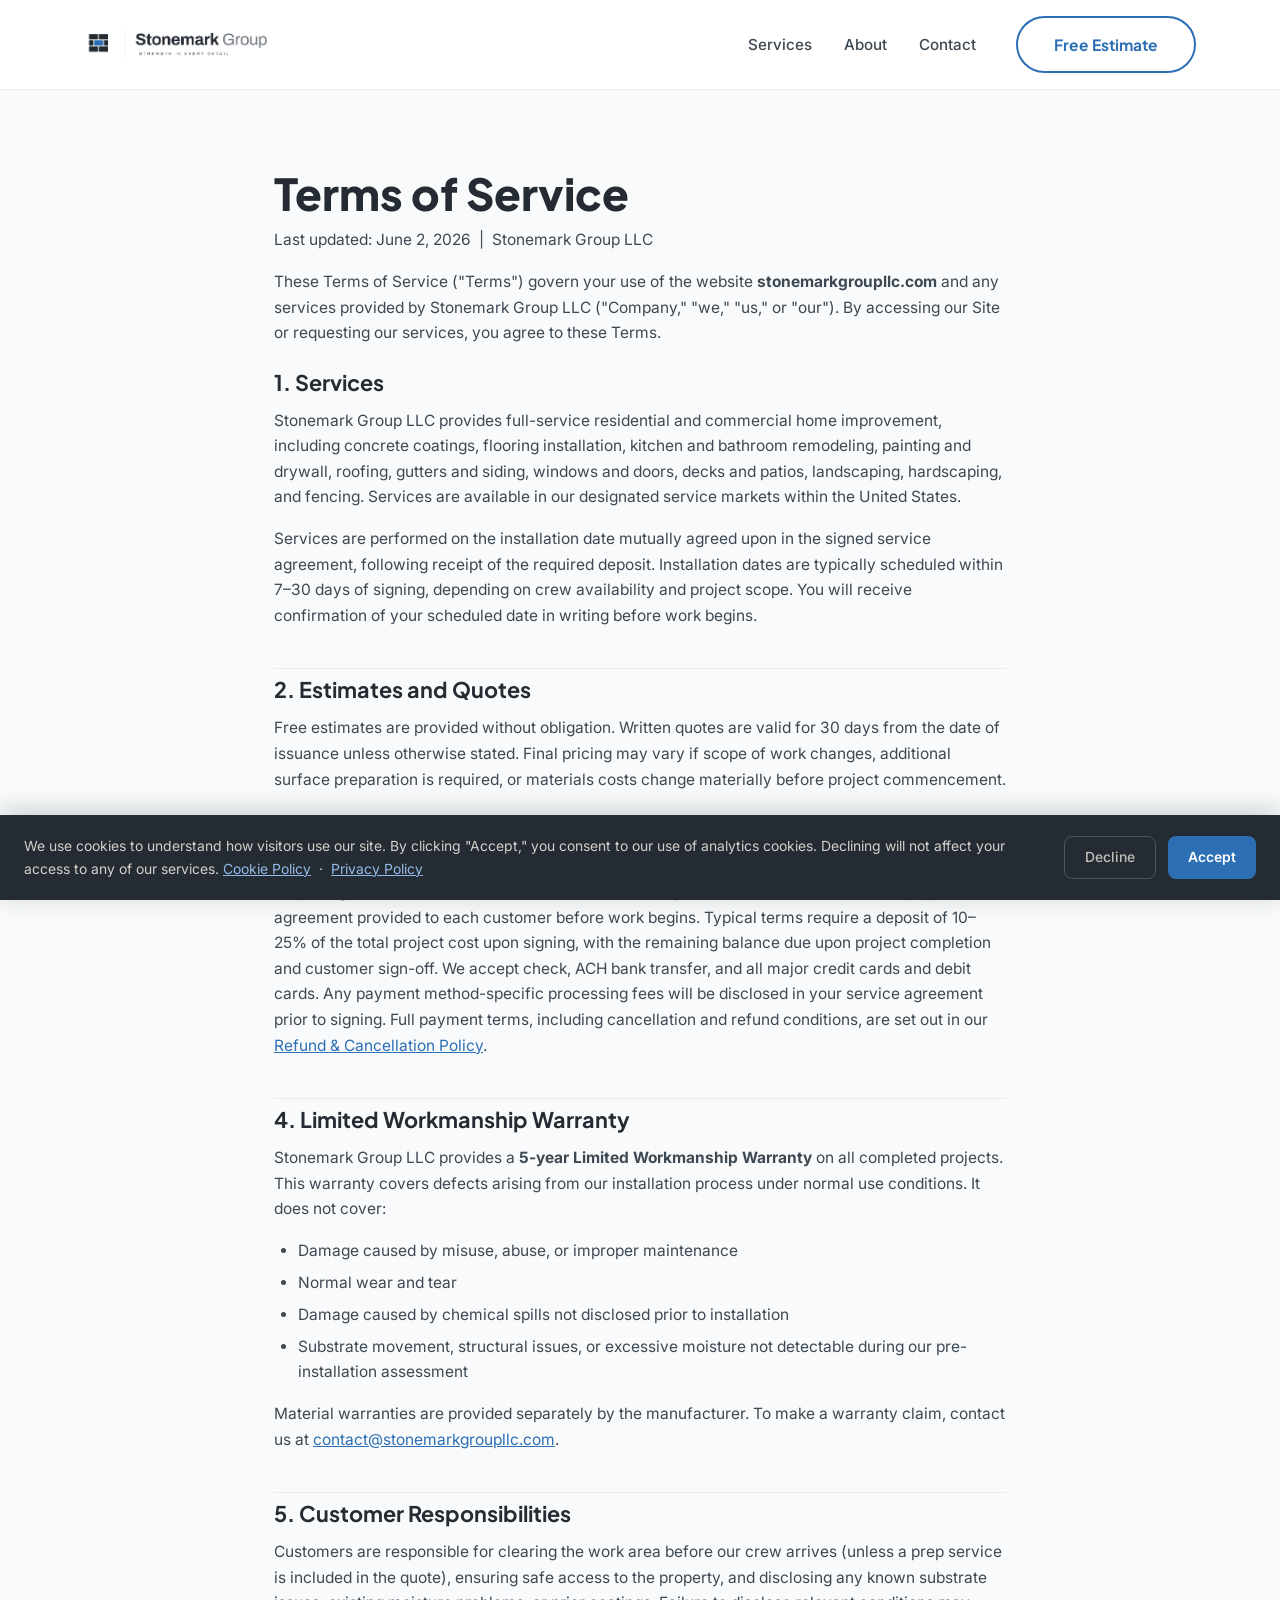
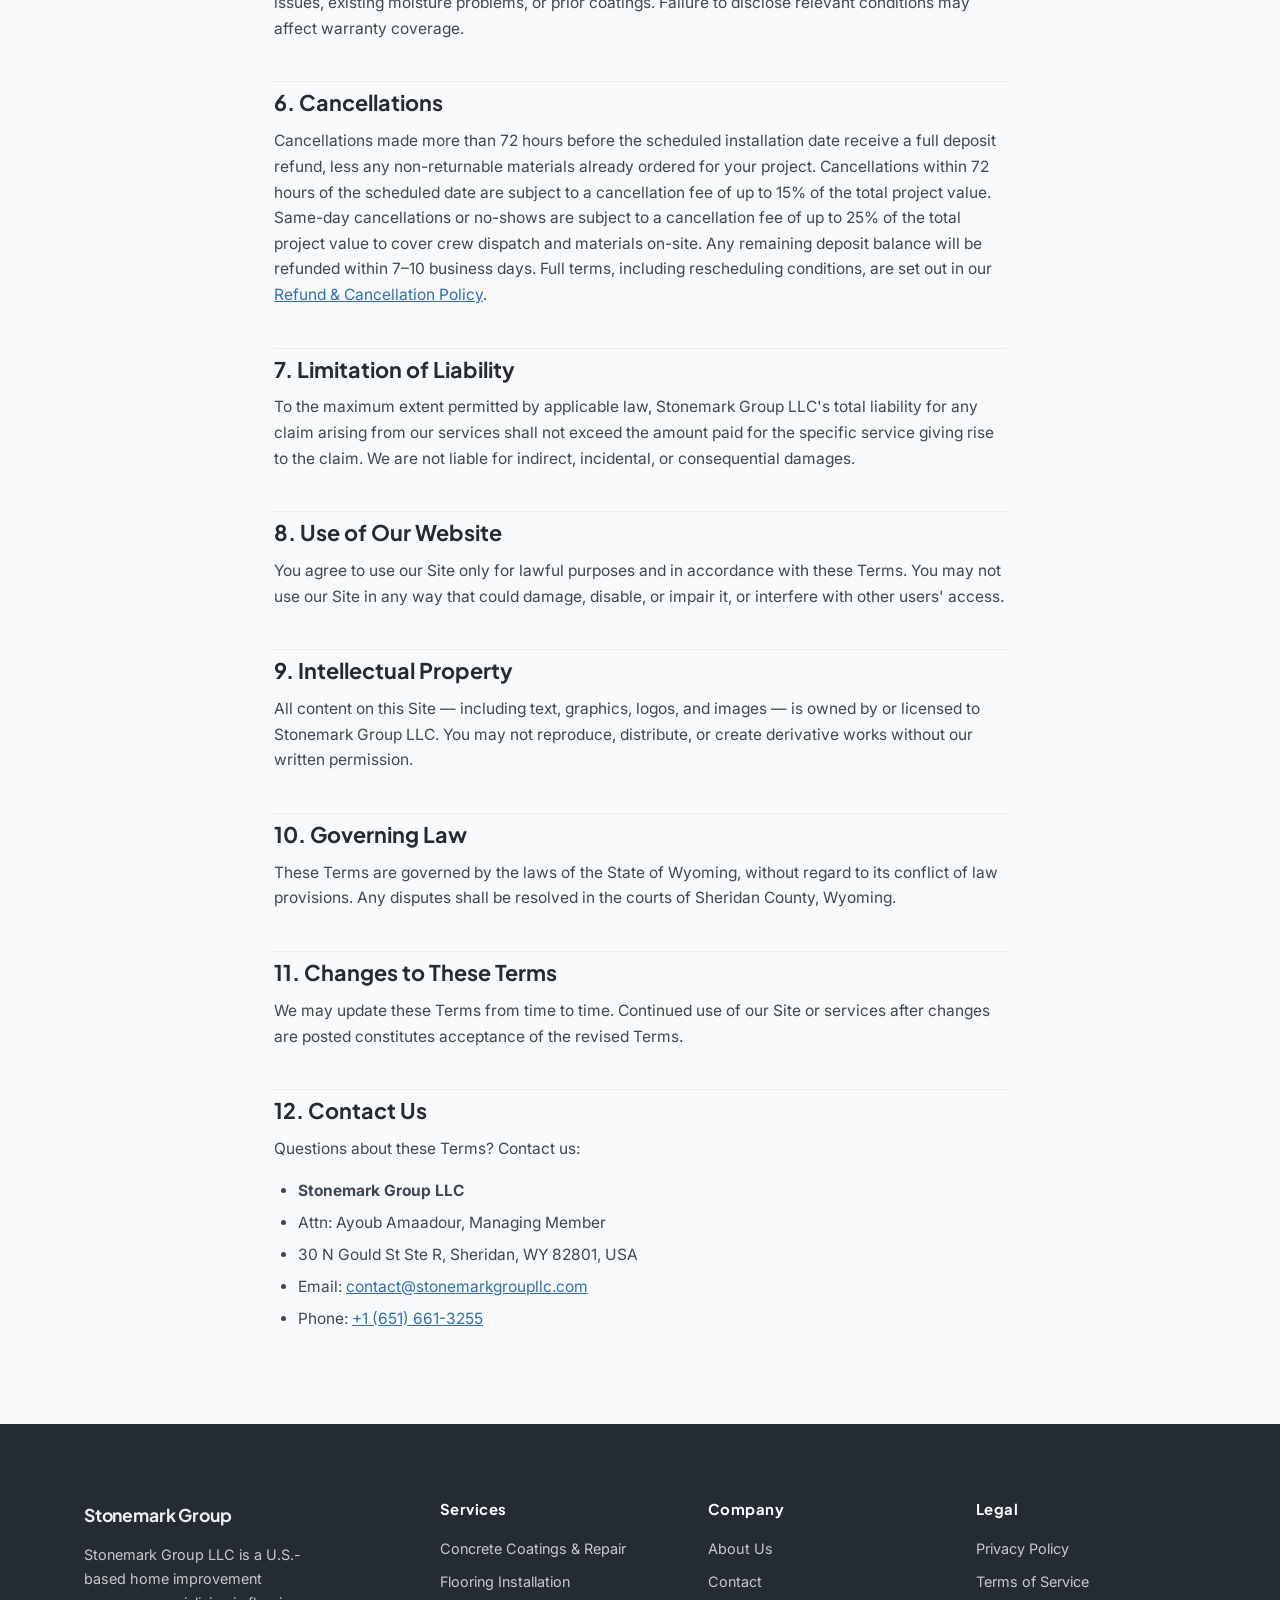
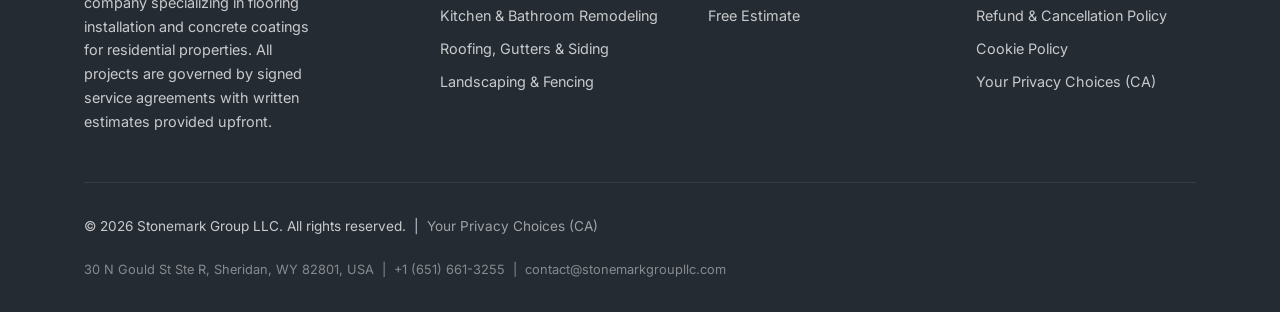
<file: terms-of-service.html>
<!DOCTYPE html>
<html lang="en">
<head>
  <meta charset="UTF-8">
  <meta name="viewport" content="width=device-width, initial-scale=1.0">
  <link rel="icon" type="image/svg+xml" href="/favicon.svg">
  <link rel="icon" type="image/png" href="/logo.png">
  <link rel="apple-touch-icon" href="/logo.png">
  <title>Terms of Service | Stonemark Group LLC</title>
  <meta name="description" content="Terms of Service for Stonemark Group LLC — full-service home improvement contractor.">

  <link rel="canonical" href="https://stonemarkgroupllc.com/terms-of-service.html">
  <meta property="og:type" content="website">
  <meta property="og:site_name" content="Stonemark Group LLC">
  <meta property="og:title" content="Terms of Service | Stonemark Group LLC">
  <meta property="og:description" content="Terms of Service for Stonemark Group LLC — full-service home improvement contractor.">
  <meta property="og:url" content="https://stonemarkgroupllc.com/terms-of-service.html">
  <meta property="og:image" content="https://stonemarkgroupllc.com/logo.png">

  <link rel="preconnect" href="https://fonts.googleapis.com">
  <link rel="preconnect" href="https://fonts.gstatic.com" crossorigin>
  <link href="https://fonts.googleapis.com/css2?family=Inter:wght@400;500;600;700&family=Plus+Jakarta+Sans:wght@700;800;900&display=swap" rel="stylesheet">
  <link rel="stylesheet" href="styles.css">
</head>
<body>

  <!-- Header -->
  <header class="site-header">
    <div class="container header-inner">
      <a href="index.html" class="brand">
        <img src="logo.png" alt="Stonemark Group" class="brand-logo">
      </a>
      <button class="nav-toggle" aria-expanded="false" aria-label="Toggle navigation">
        <span></span><span></span><span></span>
      </button>
      <nav class="nav-links">
        <a href="services.html">Services</a>
        <a href="about.html">About</a>
        <a href="contact.html">Contact</a>
        <a href="book-a-call.html" class="btn btn-outline">Free Estimate</a>
      </nav>
    </div>
  </header>

  <main>
    <div class="legal-content">
      <h1 style="font-size: clamp(2rem, 4vw, 2.75rem); font-weight: 800; color: var(--stone); margin-bottom: 0.5rem;">Terms of Service</h1>
      <p class="legal-meta">Last updated: June 2, 2026 &nbsp;|&nbsp; Stonemark Group LLC</p>

      <p>These Terms of Service ("Terms") govern your use of the website <strong>stonemarkgroupllc.com</strong> and any services provided by Stonemark Group LLC ("Company," "we," "us," or "our"). By accessing our Site or requesting our services, you agree to these Terms.</p>

      <h2>1. Services</h2>
      <p>Stonemark Group LLC provides full-service residential and commercial home improvement, including concrete coatings, flooring installation, kitchen and bathroom remodeling, painting and drywall, roofing, gutters and siding, windows and doors, decks and patios, landscaping, hardscaping, and fencing. Services are available in our designated service markets within the United States.</p>
      <p>Services are performed on the installation date mutually agreed upon in the signed service agreement, following receipt of the required deposit. Installation dates are typically scheduled within 7–30 days of signing, depending on crew availability and project scope. You will receive confirmation of your scheduled date in writing before work begins.</p>

      <h2>2. Estimates and Quotes</h2>
      <p>Free estimates are provided without obligation. Written quotes are valid for 30 days from the date of issuance unless otherwise stated. Final pricing may vary if scope of work changes, additional surface preparation is required, or materials costs change materially before project commencement.</p>

      <h2>3. Payment Terms</h2>
      <p>All pricing and transactions are in US Dollars (USD). Payment terms are outlined in the project agreement provided to each customer before work begins. Typical terms require a deposit of 10–25% of the total project cost upon signing, with the remaining balance due upon project completion and customer sign-off. We accept check, ACH bank transfer, and all major credit cards and debit cards. Any payment method-specific processing fees will be disclosed in your service agreement prior to signing. Full payment terms, including cancellation and refund conditions, are set out in our <a href="refund-policy.html">Refund &amp; Cancellation Policy</a>.</p>

      <h2>4. Limited Workmanship Warranty</h2>
      <p>Stonemark Group LLC provides a <strong>5-year Limited Workmanship Warranty</strong> on all completed projects. This warranty covers defects arising from our installation process under normal use conditions. It does not cover:</p>
      <ul>
        <li>Damage caused by misuse, abuse, or improper maintenance</li>
        <li>Normal wear and tear</li>
        <li>Damage caused by chemical spills not disclosed prior to installation</li>
        <li>Substrate movement, structural issues, or excessive moisture not detectable during our pre-installation assessment</li>
      </ul>
      <p>Material warranties are provided separately by the manufacturer. To make a warranty claim, contact us at <a href="mailto:contact@stonemarkgroupllc.com">contact@stonemarkgroupllc.com</a>.</p>

      <h2>5. Customer Responsibilities</h2>
      <p>Customers are responsible for clearing the work area before our crew arrives (unless a prep service is included in the quote), ensuring safe access to the property, and disclosing any known substrate issues, existing moisture problems, or prior coatings. Failure to disclose relevant conditions may affect warranty coverage.</p>

      <h2>6. Cancellations</h2>
      <p>Cancellations made more than 72 hours before the scheduled installation date receive a full deposit refund, less any non-returnable materials already ordered for your project. Cancellations within 72 hours of the scheduled date are subject to a cancellation fee of up to 15% of the total project value. Same-day cancellations or no-shows are subject to a cancellation fee of up to 25% of the total project value to cover crew dispatch and materials on-site. Any remaining deposit balance will be refunded within 7–10 business days. Full terms, including rescheduling conditions, are set out in our <a href="refund-policy.html">Refund &amp; Cancellation Policy</a>.</p>

      <h2>7. Limitation of Liability</h2>
      <p>To the maximum extent permitted by applicable law, Stonemark Group LLC's total liability for any claim arising from our services shall not exceed the amount paid for the specific service giving rise to the claim. We are not liable for indirect, incidental, or consequential damages.</p>

      <h2>8. Use of Our Website</h2>
      <p>You agree to use our Site only for lawful purposes and in accordance with these Terms. You may not use our Site in any way that could damage, disable, or impair it, or interfere with other users' access.</p>

      <h2>9. Intellectual Property</h2>
      <p>All content on this Site — including text, graphics, logos, and images — is owned by or licensed to Stonemark Group LLC. You may not reproduce, distribute, or create derivative works without our written permission.</p>

      <h2>10. Governing Law</h2>
      <p>These Terms are governed by the laws of the State of Wyoming, without regard to its conflict of law provisions. Any disputes shall be resolved in the courts of Sheridan County, Wyoming.</p>

      <h2>11. Changes to These Terms</h2>
      <p>We may update these Terms from time to time. Continued use of our Site or services after changes are posted constitutes acceptance of the revised Terms.</p>

      <h2>12. Contact Us</h2>
      <p>Questions about these Terms? Contact us:</p>
      <ul>
        <li><strong>Stonemark Group LLC</strong></li>
        <li>Attn: Ayoub Amaadour, Managing Member</li>
        <li>30 N Gould St Ste R, Sheridan, WY 82801, USA</li>
        <li>Email: <a href="mailto:contact@stonemarkgroupllc.com">contact@stonemarkgroupllc.com</a></li>
        <li>Phone: <a href="tel:+16516613255">+1 (651) 661-3255</a></li>
      </ul>
    </div>
  </main>

  <!-- Footer -->
  <footer class="site-footer">
    <div class="container">
      <div class="footer-grid">
        <div class="footer-brand">
          <a href="index.html" class="brand">
            <img src="logo.png" alt="Stonemark Group" class="brand-logo">
          </a>
          <p class="footer-brand-desc">Stonemark Group LLC is a U.S.-based home improvement company specializing in flooring installation and concrete coatings for residential properties. All projects are governed by signed service agreements with written estimates provided upfront.</p>
        </div>
        <div class="footer-col">
          <h4 class="footer-col-title">Services</h4>
          <div class="footer-links">
            <a href="services.html">Concrete Coatings &amp; Repair</a>
            <a href="services.html">Flooring Installation</a>
            <a href="services.html">Kitchen &amp; Bathroom Remodeling</a>
            <a href="services.html">Roofing, Gutters &amp; Siding</a>
            <a href="services.html">Landscaping &amp; Fencing</a>
          </div>
        </div>
        <div class="footer-col">
          <h4 class="footer-col-title">Company</h4>
          <div class="footer-links">
            <a href="about.html">About Us</a>
            <a href="contact.html">Contact</a>
            <a href="book-a-call.html">Free Estimate</a>
          </div>
        </div>
        <div class="footer-col">
          <h4 class="footer-col-title">Legal</h4>
          <div class="footer-links">
            <a href="privacy-policy.html">Privacy Policy</a>
            <a href="terms-of-service.html">Terms of Service</a>
            <a href="refund-policy.html">Refund &amp; Cancellation Policy</a>
            <a href="cookie-policy.html">Cookie Policy</a>
            <a href="privacy-policy.html#california-rights">Your Privacy Choices (CA)</a>
          </div>
        </div>
      </div>
      <div class="footer-bottom">
        <p>&copy; 2026 Stonemark Group LLC. All rights reserved. &nbsp;|&nbsp; <a href="privacy-policy.html#california-rights" style="color:inherit; opacity:0.75;">Your Privacy Choices (CA)</a></p>
        <p style="margin-top:0.35rem; font-size:0.8rem; opacity:0.6;">30 N Gould St Ste R, Sheridan, WY 82801, USA &nbsp;|&nbsp; <a href="tel:+16516613255" style="color:inherit;">+1 (651) 661-3255</a> &nbsp;|&nbsp; <a href="mailto:contact@stonemarkgroupllc.com" style="color:inherit;">contact@stonemarkgroupllc.com</a></p>
      </div>
    </div>
  </footer>
  <script src="scripts.js"></script>
</body>
</html>
</file>
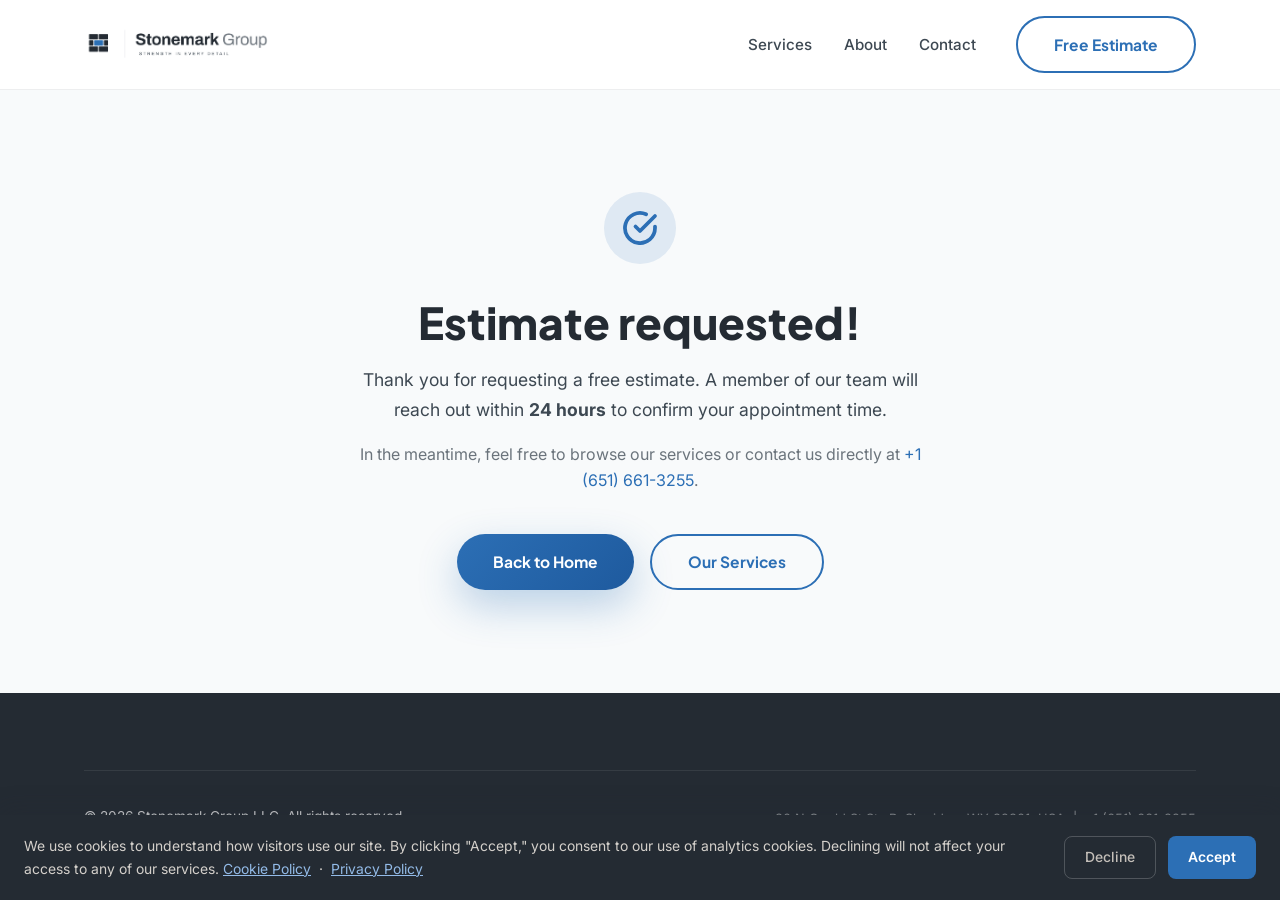
<file: thank-you-call.html>
<!DOCTYPE html>
<html lang="en">
<head>
  <meta charset="UTF-8">
  <meta name="viewport" content="width=device-width, initial-scale=1.0">
  <link rel="icon" type="image/svg+xml" href="/favicon.svg">
  <link rel="icon" type="image/png" href="/logo.png">
  <link rel="apple-touch-icon" href="/logo.png">
  <title>Estimate Requested | Stonemark Group LLC</title>
  <meta name="robots" content="noindex, nofollow">

  <link rel="preconnect" href="https://fonts.googleapis.com">
  <link rel="preconnect" href="https://fonts.gstatic.com" crossorigin>
  <link href="https://fonts.googleapis.com/css2?family=Inter:wght@400;500;600;700&family=Plus+Jakarta+Sans:wght@700;800;900&display=swap" rel="stylesheet">
  <link rel="stylesheet" href="styles.css">
</head>
<body>

  <!-- Header -->
  <header class="site-header">
    <div class="container header-inner">
      <a href="index.html" class="brand">
        <img src="logo.png" alt="Stonemark Group" class="brand-logo">
      </a>
      <button class="nav-toggle" aria-expanded="false" aria-label="Toggle navigation">
        <span></span><span></span><span></span>
      </button>
      <nav class="nav-links">
        <a href="services.html">Services</a>
        <a href="about.html">About</a>
        <a href="contact.html">Contact</a>
        <a href="book-a-call.html" class="btn btn-outline">Free Estimate</a>
      </nav>
    </div>
  </header>

  <main>
    <section class="section" style="min-height: 60vh; display: flex; align-items: center;">
      <div class="container" style="text-align: center;">
        <div style="max-width: 580px; margin: 0 auto;">
          <div style="width: 72px; height: 72px; background: rgba(44,111,181,0.12); border-radius: 50%; display: flex; align-items: center; justify-content: center; margin: 0 auto 2rem; color: var(--amber);">
            <svg xmlns="http://www.w3.org/2000/svg" width="36" height="36" viewBox="0 0 24 24" fill="none" stroke="currentColor" stroke-width="2.5" stroke-linecap="round" stroke-linejoin="round"><path d="M22 11.08V12a10 10 0 1 1-5.93-9.14"/><polyline points="22 4 12 14.01 9 11.01"/></svg>
          </div>
          <h1 style="font-size: clamp(2rem, 4vw, 2.75rem); font-weight: 800; color: var(--stone); margin-bottom: 1rem;">Estimate requested!</h1>
          <p style="font-size: 1.1rem; color: var(--color-muted); line-height: 1.7; margin-bottom: 1rem;">
            Thank you for requesting a free estimate. A member of our team will reach out within <strong>24 hours</strong> to confirm your appointment time.
          </p>
          <p style="font-size: 1rem; color: var(--color-subtle); margin-bottom: 2.5rem;">
            In the meantime, feel free to browse our services or contact us directly at <a href="tel:+16516613255" style="color: var(--amber);">+1 (651) 661-3255</a>.
          </p>
          <div style="display: flex; gap: 1rem; justify-content: center; flex-wrap: wrap;">
            <a href="index.html" class="btn btn-primary">Back to Home</a>
            <a href="services.html" class="btn btn-outline">Our Services</a>
          </div>
        </div>
      </div>
    </section>
  </main>

  <!-- Footer -->
  <footer class="site-footer">
    <div class="container">
      <div class="footer-bottom" style="border-top: 1px solid rgba(255,255,255,0.08); padding-top: 2rem;">
        <p>&copy; 2026 Stonemark Group LLC. All rights reserved.</p>
        <p style="margin-top:0.35rem; font-size:0.8rem; opacity:0.6;">30 N Gould St Ste R, Sheridan, WY 82801, USA &nbsp;|&nbsp; <a href="tel:+16516613255" style="color:inherit;">+1 (651) 661-3255</a></p>
      </div>
    </div>
  </footer>
  <script src="scripts.js"></script>
</body>
</html>
</file>
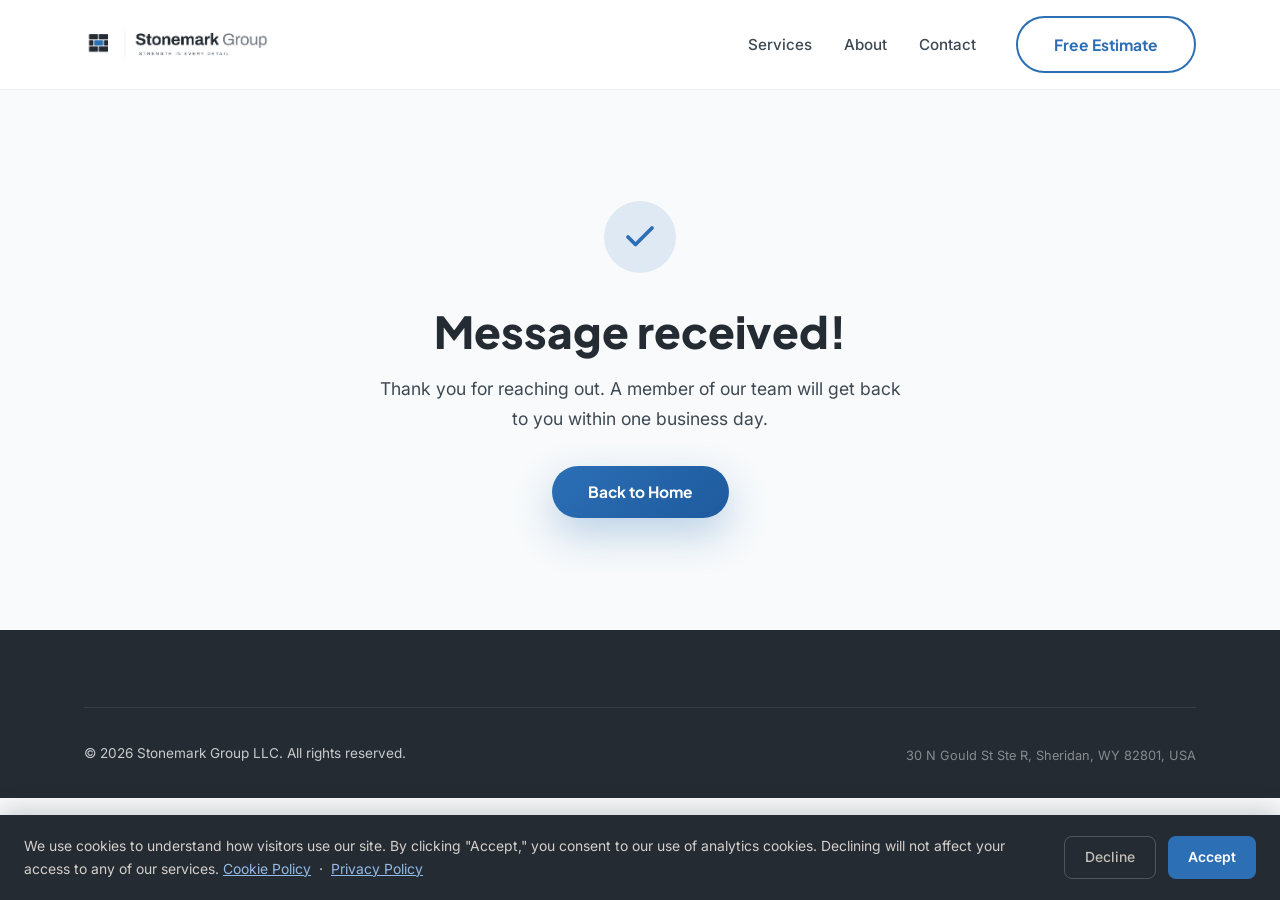
<file: thank-you.html>
<!DOCTYPE html>
<html lang="en">
<head>
  <meta charset="UTF-8">
  <meta name="viewport" content="width=device-width, initial-scale=1.0">
  <link rel="icon" type="image/svg+xml" href="/favicon.svg">
  <link rel="icon" type="image/png" href="/logo.png">
  <link rel="apple-touch-icon" href="/logo.png">
  <title>Thank You | Stonemark Group LLC</title>
  <meta name="robots" content="noindex, nofollow">

  <link rel="preconnect" href="https://fonts.googleapis.com">
  <link rel="preconnect" href="https://fonts.gstatic.com" crossorigin>
  <link href="https://fonts.googleapis.com/css2?family=Inter:wght@400;500;600;700&family=Plus+Jakarta+Sans:wght@700;800;900&display=swap" rel="stylesheet">
  <link rel="stylesheet" href="styles.css">
</head>
<body>

  <!-- Header -->
  <header class="site-header">
    <div class="container header-inner">
      <a href="index.html" class="brand">
        <img src="logo.png" alt="Stonemark Group" class="brand-logo">
      </a>
      <button class="nav-toggle" aria-expanded="false" aria-label="Toggle navigation">
        <span></span><span></span><span></span>
      </button>
      <nav class="nav-links">
        <a href="services.html">Services</a>
        <a href="about.html">About</a>
        <a href="contact.html">Contact</a>
        <a href="book-a-call.html" class="btn btn-outline">Free Estimate</a>
      </nav>
    </div>
  </header>

  <main>
    <section class="section" style="min-height: 60vh; display: flex; align-items: center;">
      <div class="container" style="text-align: center;">
        <div style="max-width: 540px; margin: 0 auto;">
          <div style="width: 72px; height: 72px; background: rgba(44,111,181,0.12); border-radius: 50%; display: flex; align-items: center; justify-content: center; margin: 0 auto 2rem; color: var(--amber);">
            <svg xmlns="http://www.w3.org/2000/svg" width="36" height="36" viewBox="0 0 24 24" fill="none" stroke="currentColor" stroke-width="2.5" stroke-linecap="round" stroke-linejoin="round"><polyline points="20 6 9 17 4 12"/></svg>
          </div>
          <h1 style="font-size: clamp(2rem, 4vw, 2.75rem); font-weight: 800; color: var(--stone); margin-bottom: 1rem;">Message received!</h1>
          <p style="font-size: 1.1rem; color: var(--color-muted); line-height: 1.7; margin-bottom: 2rem;">
            Thank you for reaching out. A member of our team will get back to you within one business day.
          </p>
          <a href="index.html" class="btn btn-primary">Back to Home</a>
        </div>
      </div>
    </section>
  </main>

  <!-- Footer -->
  <footer class="site-footer">
    <div class="container">
      <div class="footer-bottom" style="border-top: 1px solid rgba(255,255,255,0.08); padding-top: 2rem;">
        <p>&copy; 2026 Stonemark Group LLC. All rights reserved.</p>
        <p style="margin-top:0.35rem; font-size:0.8rem; opacity:0.6;">30 N Gould St Ste R, Sheridan, WY 82801, USA</p>
      </div>
    </div>
  </footer>
  <script src="scripts.js"></script>
</body>
</html>
</file>
<file: styles.css>
/* ===========================
   Stonemark Group LLC — styles.css
   Official brand: Graphite #242B33 + Stonemark Blue #2C6FB5
   Warm accent: Copper #D38A2E · Neutral: Slate #6B747C
   =========================== */

:root {
  /* Official brand palette */
  --graphite:     #242B33;
  --graphite-mid: #2E3640;
  --blue:         #2C6FB5;
  --blue-dark:    #1E5A9E;
  --blue-light:   #93BBE8;
  --blue-pale:    #EAF2FC;
  --copper:       #D38A2E;
  --slate:        #6B747C;
  --surface:      #F8FAFB;
  --white:        #FFFFFF;

  /* Semantic aliases (keep old amber names for HTML inline style compat) */
  --stone:            var(--graphite);
  --stone-mid:        var(--graphite-mid);
  --amber:            var(--blue);
  --amber-dark:       var(--blue-dark);
  --amber-light:      var(--blue-light);
  --amber-pale:       var(--blue-pale);

  /* Text */
  --color-bg:         var(--surface);
  --color-surface:    var(--white);
  --color-text:       var(--graphite);
  --color-muted:      #3D4852;
  --color-subtle:     var(--slate);
  --color-accent:     var(--blue);
  --color-accent-dark:var(--blue-dark);

  /* Layout */
  --container-max:    1160px;
  --container-pad:    1.5rem;
  --radius-sm:        0.5rem;
  --radius-md:        1rem;
  --radius-lg:        1.5rem;
  --radius-pill:      999px;
  --shadow-soft:      0 4px 24px rgba(36,43,51,0.08);
  --shadow-card:      0 8px 32px rgba(36,43,51,0.13);
  --shadow-cta:       0 16px 40px rgba(44,111,181,0.30);

  /* Transitions */
  --t: 200ms ease;

  /* Typography */
  --font-head: 'Plus Jakarta Sans', sans-serif;
  --font-body: 'Inter', sans-serif;
}

/* ── Reset ── */
*, *::before, *::after { box-sizing: border-box; margin: 0; padding: 0; }
ul { list-style: none; }
a { color: inherit; text-decoration: none; }
img { display: block; max-width: 100%; height: auto; }
button { cursor: pointer; border: none; background: none; font: inherit; }

/* ── Base ── */
html { scroll-behavior: smooth; }

body {
  font-family: var(--font-body);
  background: var(--color-bg);
  color: var(--color-text);
  line-height: 1.65;
  -webkit-font-smoothing: antialiased;
}

h1, h2, h3, h4 {
  font-family: var(--font-head);
  font-weight: 700;
  line-height: 1.2;
}

/* ── Container ── */
.container {
  width: 100%;
  max-width: var(--container-max);
  margin-inline: auto;
  padding-inline: var(--container-pad);
}

/* ── Utility ── */
.sr-only {
  position: absolute; width: 1px; height: 1px;
  padding: 0; margin: -1px; overflow: hidden;
  clip: rect(0,0,0,0); white-space: nowrap; border: 0;
}

.eyebrow {
  display: inline-block;
  font-family: var(--font-head);
  font-size: 0.78rem;
  font-weight: 700;
  letter-spacing: 0.13em;
  text-transform: uppercase;
  color: var(--blue);
  margin-bottom: 0.75rem;
}

/* ── Buttons ── */
.btn {
  display: inline-flex;
  align-items: center;
  justify-content: center;
  font-family: var(--font-head);
  font-weight: 700;
  font-size: 0.97rem;
  border-radius: var(--radius-pill);
  padding: 0.85rem 2.25rem;
  transition: transform var(--t), box-shadow var(--t), background var(--t);
  white-space: nowrap;
}

.btn-primary {
  background: linear-gradient(135deg, var(--blue) 0%, var(--blue-dark) 100%);
  color: var(--white);
  box-shadow: var(--shadow-cta);
}
.btn-primary:hover, .btn-primary:focus-visible {
  transform: translateY(-2px);
  box-shadow: 0 20px 48px rgba(44,111,181,0.40);
}

.btn-outline {
  border: 2px solid var(--blue);
  color: var(--blue);
  background: transparent;
}
.btn-outline:hover, .btn-outline:focus-visible {
  background: rgba(44,111,181,0.08);
  transform: translateY(-2px);
}

.btn-ghost {
  color: var(--blue);
  font-weight: 700;
  display: inline-flex;
  align-items: center;
  gap: 0.4rem;
}
.btn-ghost:hover { gap: 0.65rem; }

/* ── Header ── */
.site-header {
  position: sticky;
  top: 0;
  z-index: 100;
  background: rgba(255,255,255,0.95);
  backdrop-filter: blur(12px);
  border-bottom: 1px solid rgba(36,43,51,0.08);
  transition: box-shadow var(--t);
}
.site-header.scrolled {
  box-shadow: 0 4px 20px rgba(36,43,51,0.10);
}

.header-inner {
  display: flex;
  align-items: center;
  justify-content: space-between;
  gap: 1.5rem;
  padding-block: 1rem;
}

/* ── Brand / Logo ── */
.brand {
  display: flex;
  align-items: center;
  gap: 0.75rem;
  text-decoration: none;
  flex-shrink: 0;
}

/* Real logo image */
.brand-logo {
  height: 36px;
  width: auto;
  display: block;
  flex-shrink: 0;
}
/* Footer: PNG has white bg so we hide it and render text instead */
.site-footer .brand-logo {
  display: none;
}
.site-footer .brand::after {
  content: 'Stonemark Group';
  font-family: 'Plus Jakarta Sans', sans-serif;
  font-weight: 700;
  font-size: 1.1rem;
  color: rgba(255, 255, 255, 0.92);
  letter-spacing: -0.01em;
}

.nav-links {
  display: flex;
  align-items: center;
  gap: 2rem;
  font-weight: 500;
  font-size: 0.95rem;
  color: var(--color-muted);
}
.nav-links a:hover, .nav-links a.active { color: var(--graphite); }
.nav-links .btn { margin-left: 0.5rem; }

/* Mobile nav toggle */
.nav-toggle {
  display: none;
  flex-direction: column;
  gap: 5px;
  width: 2.5rem;
  height: 2.5rem;
  align-items: center;
  justify-content: center;
  border-radius: 50%;
  border: 1px solid rgba(36,43,51,0.12);
}
.nav-toggle span {
  width: 20px;
  height: 2px;
  background: var(--graphite);
  border-radius: 999px;
  transition: transform var(--t), opacity var(--t);
}
.nav-toggle.open span:nth-child(1) { transform: translateY(7px) rotate(45deg); }
.nav-toggle.open span:nth-child(2) { opacity: 0; }
.nav-toggle.open span:nth-child(3) { transform: translateY(-7px) rotate(-45deg); }

/* ── Hero ── */
.hero {
  padding: clamp(5rem,10vw,8rem) 0 clamp(4rem,8vw,6.5rem);
  background:
    radial-gradient(ellipse 70% 60% at 80% -10%, rgba(44,111,181,0.09), transparent),
    radial-gradient(ellipse 50% 50% at -5% 90%, rgba(36,43,51,0.05), transparent),
    var(--surface);
  text-align: center;
}

.hero-title {
  font-size: clamp(2.4rem, 6vw, 4rem);
  font-weight: 800;
  letter-spacing: -0.025em;
  color: var(--graphite);
  margin-bottom: 1.25rem;
  max-width: 18ch;
  margin-inline: auto;
}
.hero-title span { color: var(--blue); }

.hero-sub {
  font-size: clamp(1rem, 2.2vw, 1.175rem);
  color: var(--color-muted);
  max-width: 52ch;
  margin-inline: auto;
  margin-bottom: 2.5rem;
}

.hero-actions {
  display: flex;
  gap: 1rem;
  justify-content: center;
  flex-wrap: wrap;
  margin-bottom: 3.5rem;
}
.hero-actions .btn-primary { padding: 1rem 2.75rem; font-size: 1.025rem; }

.hero-trust {
  display: flex;
  align-items: center;
  justify-content: center;
  gap: 0.5rem;
  font-size: 0.9rem;
  color: var(--color-subtle);
  font-weight: 500;
}
.hero-trust-dot { width: 4px; height: 4px; border-radius: 50%; background: var(--blue-light); }

/* Stats row */
.stats-row {
  display: grid;
  grid-template-columns: repeat(4, 1fr);
  gap: 1.5rem;
  max-width: 760px;
  margin: 3.5rem auto 0;
}
.stat-item { text-align: center; }
.stat-num {
  font-family: var(--font-head);
  font-size: clamp(2rem, 4vw, 2.75rem);
  font-weight: 800;
  color: var(--graphite);
  letter-spacing: -0.02em;
}
.stat-num span { color: var(--blue); }
.stat-label { font-size: 0.88rem; color: var(--color-subtle); margin-top: 0.25rem; }

/* ── Section shared ── */
.section { padding: clamp(4rem, 8vw, 6.5rem) 0; }
.section-alt { background: var(--white); }
.section-dark { background: var(--graphite-mid); color: var(--white); }

.section-header {
  text-align: center;
  max-width: 52ch;
  margin-inline: auto;
  margin-bottom: clamp(3rem, 5vw, 4rem);
}
.section-title {
  font-size: clamp(1.9rem, 4vw, 2.75rem);
  font-weight: 800;
  letter-spacing: -0.02em;
  color: var(--graphite);
  margin-bottom: 0.75rem;
}
.section-title span { color: var(--blue); }
.section-dark .section-title { color: var(--white); }
.section-lead { font-size: 1.05rem; color: var(--color-muted); }
.section-dark .section-lead { color: rgba(255,255,255,0.75); }

/* ── Services grid ── */
.services-grid {
  display: grid;
  grid-template-columns: repeat(auto-fit, minmax(280px, 1fr));
  gap: 1.5rem;
}

.service-card {
  background: var(--white);
  border: 1px solid rgba(36,43,51,0.07);
  border-radius: var(--radius-lg);
  padding: 2rem;
  display: flex;
  flex-direction: column;
  gap: 1rem;
  box-shadow: var(--shadow-soft);
  transition: transform var(--t), box-shadow var(--t), border-color var(--t);
}
.service-card:hover {
  transform: translateY(-5px);
  box-shadow: var(--shadow-card);
  border-color: rgba(44,111,181,0.25);
}

.service-icon {
  width: 52px;
  height: 52px;
  border-radius: 14px;
  background: linear-gradient(135deg, rgba(44,111,181,0.12), rgba(44,111,181,0.05));
  display: flex;
  align-items: center;
  justify-content: center;
  color: var(--blue);
  flex-shrink: 0;
}
.service-icon svg { width: 24px; height: 24px; }

.service-title {
  font-family: var(--font-head);
  font-size: 1.1rem;
  font-weight: 700;
  color: var(--graphite);
}
.service-desc { font-size: 0.95rem; color: var(--color-muted); }

/* ── Feature list (How it works) ── */
.features-grid {
  display: grid;
  grid-template-columns: repeat(auto-fit, minmax(240px, 1fr));
  gap: 2rem;
}
.feature-item { display: flex; flex-direction: column; gap: 0.75rem; }
.feature-num {
  font-family: var(--font-head);
  font-size: 2.25rem;
  font-weight: 900;
  color: var(--blue);
  letter-spacing: -0.03em;
  line-height: 1;
}
.feature-title { font-family: var(--font-head); font-weight: 700; font-size: 1.05rem; color: var(--graphite); }
.feature-desc { font-size: 0.93rem; color: var(--color-muted); }

/* ── Service areas ── */
.areas-grid {
  display: grid;
  grid-template-columns: repeat(auto-fit, minmax(200px, 1fr));
  gap: 1.25rem;
}
.area-card {
  background: var(--white);
  border: 1px solid rgba(36,43,51,0.07);
  border-radius: var(--radius-md);
  padding: 1.5rem;
  text-align: center;
  box-shadow: var(--shadow-soft);
  transition: transform var(--t), border-color var(--t);
}
.area-card:hover { transform: translateY(-3px); border-color: rgba(44,111,181,0.3); }
.area-city { font-family: var(--font-head); font-weight: 700; font-size: 1.05rem; color: var(--graphite); margin-top: 0.75rem; }
.area-state { font-size: 0.85rem; color: var(--color-subtle); margin-top: 0.2rem; }
.area-icon { color: var(--blue); }

/* ── CTA section ── */
.cta-section {
  padding: clamp(4.5rem, 8vw, 7rem) 0;
  background:
    radial-gradient(ellipse 60% 80% at 100% 50%, rgba(44,111,181,0.10), transparent),
    var(--surface);
  text-align: center;
}
.cta-section .section-title { margin-bottom: 1rem; }
.cta-section .section-lead { margin-bottom: 2.5rem; }

/* ── Footer ── */
.site-footer {
  background: var(--graphite);
  color: rgba(255,255,255,0.75);
  padding: clamp(3.5rem, 6vw, 5rem) 0 2rem;
}
.footer-grid {
  display: grid;
  grid-template-columns: 1.4fr repeat(3, 1fr);
  gap: 3rem;
  padding-bottom: 3rem;
  border-bottom: 1px solid rgba(255,255,255,0.08);
}
.footer-brand-desc { font-size: 0.9rem; margin-top: 0.85rem; line-height: 1.65; max-width: 26ch; }
.footer-col-title {
  font-family: var(--font-head);
  font-weight: 700;
  color: var(--white);
  font-size: 0.93rem;
  margin-bottom: 1.15rem;
  letter-spacing: 0.03em;
}
.footer-links { display: flex; flex-direction: column; gap: 0.6rem; }
.footer-links a { font-size: 0.9rem; transition: color var(--t); }
.footer-links a:hover { color: var(--blue-light); }
.footer-bottom {
  display: flex;
  align-items: center;
  justify-content: space-between;
  flex-wrap: wrap;
  gap: 1rem;
  padding-top: 2rem;
  font-size: 0.85rem;
}

/* ── Page hero (inner pages) ── */
.page-hero {
  padding: clamp(4rem, 8vw, 6rem) 0 clamp(3rem, 5vw, 4.5rem);
  background: linear-gradient(135deg, var(--graphite) 0%, var(--graphite-mid) 100%);
  color: var(--white);
  text-align: center;
}
.page-hero .eyebrow { color: var(--blue-light); }
.page-hero-title {
  font-family: var(--font-head);
  font-size: clamp(2rem, 5vw, 3.25rem);
  font-weight: 800;
  color: var(--white);
  letter-spacing: -0.02em;
  margin-bottom: 1rem;
}
.page-hero-sub {
  font-size: 1.075rem;
  color: rgba(255,255,255,0.78);
  max-width: 52ch;
  margin-inline: auto;
}

/* ── Contact form ── */
.contact-grid {
  display: grid;
  grid-template-columns: 1.1fr 0.9fr;
  gap: 4rem;
  align-items: start;
}
.contact-form { display: flex; flex-direction: column; gap: 1.25rem; }
.form-group { display: flex; flex-direction: column; gap: 0.4rem; }
.form-group label { font-family: var(--font-head); font-size: 0.9rem; font-weight: 600; color: var(--graphite); }
.form-group input,
.form-group select,
.form-group textarea {
  padding: 0.85rem 1.1rem;
  border: 1.5px solid rgba(36,43,51,0.14);
  border-radius: var(--radius-sm);
  font-family: var(--font-body);
  font-size: 0.97rem;
  color: var(--graphite);
  background: var(--white);
  transition: border-color var(--t), box-shadow var(--t);
  width: 100%;
}
.form-group input:focus,
.form-group select:focus,
.form-group textarea:focus {
  outline: none;
  border-color: var(--blue);
  box-shadow: 0 0 0 3px rgba(44,111,181,0.12);
}
.form-group textarea { min-height: 130px; resize: vertical; }
.form-group input::placeholder,
.form-group textarea::placeholder { color: #A0ADB8; }

.contact-info { display: flex; flex-direction: column; gap: 1.5rem; }
.contact-info-item { display: flex; gap: 1rem; align-items: flex-start; }
.contact-info-icon {
  width: 44px; height: 44px; border-radius: 12px;
  background: rgba(44,111,181,0.10);
  display: flex; align-items: center; justify-content: center;
  color: var(--blue); flex-shrink: 0;
}
.contact-info-icon svg { width: 20px; height: 20px; }
.contact-info-label { font-family: var(--font-head); font-weight: 700; font-size: 0.9rem; color: var(--graphite); }
.contact-info-value { font-size: 0.93rem; color: var(--color-muted); margin-top: 0.2rem; }

/* ── Legal pages ── */
.legal-content {
  max-width: 780px;
  margin-inline: auto;
  padding: clamp(3.5rem, 6vw, 5rem) var(--container-pad);
}
.legal-content h2 {
  font-size: 1.35rem; font-weight: 700; color: var(--graphite);
  margin: 2.5rem 0 0.75rem; padding-top: 0.5rem;
  border-top: 1px solid rgba(36,43,51,0.07);
}
.legal-content h2:first-of-type { border-top: none; margin-top: 0; }
.legal-content p { font-size: 0.97rem; color: var(--color-muted); margin-bottom: 1rem; }
.legal-content ul { list-style: disc; padding-left: 1.5rem; margin-bottom: 1rem; }
.legal-content ul li { font-size: 0.97rem; color: var(--color-muted); margin-bottom: 0.4rem; }
.legal-content a { color: var(--blue); text-decoration: underline; }
.legal-meta { font-size: 0.85rem; color: var(--color-subtle); margin-bottom: 2.5rem; }

/* ── About / values ── */
.values-grid {
  display: grid;
  grid-template-columns: repeat(auto-fit, minmax(240px, 1fr));
  gap: 1.5rem;
}
.value-card {
  background: var(--white);
  border-radius: var(--radius-lg);
  padding: 1.75rem;
  box-shadow: var(--shadow-soft);
  border: 1px solid rgba(36,43,51,0.07);
  border-left: 4px solid var(--blue);
}
.value-title { font-family: var(--font-head); font-weight: 700; color: var(--graphite); margin-bottom: 0.5rem; }
.value-desc { font-size: 0.93rem; color: var(--color-muted); }

/* ── Estimate form page ── */
.book-grid {
  display: grid;
  grid-template-columns: 1fr 1fr;
  gap: 4rem;
  align-items: start;
}
.book-benefits { display: flex; flex-direction: column; gap: 1.25rem; }
.book-benefit-item { display: flex; align-items: flex-start; gap: 0.85rem; }
.benefit-check {
  width: 24px; height: 24px; border-radius: 50%;
  background: rgba(44,111,181,0.12);
  color: var(--blue);
  display: flex; align-items: center; justify-content: center;
  flex-shrink: 0; margin-top: 2px;
}
.benefit-text { font-size: 0.97rem; color: var(--color-muted); }
.benefit-text strong { color: var(--graphite); }

/* ── Consent boxes ── */
.checkbox-group {
  display: flex;
  align-items: flex-start;
  gap: 0.75rem;
  margin-bottom: 1rem;
}
.checkbox-group input[type="checkbox"] {
  margin-top: 0.25rem;
  width: 1.25rem;
  height: 1.25rem;
  flex-shrink: 0;
  accent-color: var(--blue);
  cursor: pointer;
}
.checkbox-group label {
  font-size: 0.85rem;
  line-height: 1.4;
  color: var(--color-muted);
  cursor: pointer;
}
.checkbox-group label a { color: var(--blue); text-decoration: underline; }
.sms-consent-box {
  border: 1.5px solid #CBD5E1;
  border-radius: 8px;
  padding: 1rem 1rem 0.5rem 1rem;
  margin-bottom: 1.25rem;
  background: #F8FAFB;
}
.sms-consent-heading {
  font-size: 0.75rem; font-weight: 700;
  text-transform: uppercase; letter-spacing: 0.05em;
  color: #4A5568; margin-bottom: 0.6rem;
}

/* ── Trust badges ── */
.trust-section {
  display: flex;
  justify-content: center;
  gap: 2rem;
  margin-top: 3rem;
  flex-wrap: wrap;
}
.trust-item {
  display: flex;
  flex-direction: column;
  align-items: center;
  text-align: center;
  gap: 0.5rem;
  color: var(--graphite);
  font-weight: 600;
  font-size: 0.9rem;
}
.trust-icon { color: var(--blue); width: 32px; height: 32px; }

/* ── Concrete coatings service list ── */
.services-list {
  list-style-type: disc;
  padding-left: 1.5rem;
  margin-top: 1rem;
  margin-bottom: 2rem;
}
.services-list li { margin-bottom: 0.5rem; font-size: 1.05rem; color: var(--color-muted); }

/* ── Testimonials ── */
.testimonials-grid {
  display: grid;
  grid-template-columns: repeat(auto-fit, minmax(300px, 1fr));
  gap: 1.5rem;
}
.testimonial-card {
  background: var(--white);
  border: 1px solid rgba(36,43,51,0.07);
  border-radius: var(--radius-lg);
  padding: 2rem;
  display: flex;
  flex-direction: column;
  gap: 1rem;
  box-shadow: var(--shadow-soft);
  position: relative;
}
.testimonial-card::before {
  content: '\201C';
  font-size: 5rem;
  line-height: 1;
  color: var(--blue-pale);
  font-family: Georgia, serif;
  position: absolute;
  top: 0.5rem;
  left: 1.25rem;
}
.testimonial-stars {
  display: flex;
  gap: 3px;
  color: var(--copper);
}
.testimonial-stars svg { width: 18px; height: 18px; fill: currentColor; }
.testimonial-body {
  font-size: 0.97rem;
  color: var(--color-muted);
  line-height: 1.75;
  padding-top: 1rem;
  flex: 1;
}
.testimonial-meta {
  display: flex;
  flex-direction: column;
  gap: 0.15rem;
  padding-top: 0.75rem;
  border-top: 1px solid rgba(36,43,51,0.07);
}
.testimonial-name { font-family: var(--font-head); font-weight: 700; font-size: 0.95rem; color: var(--graphite); }
.testimonial-detail { font-size: 0.83rem; color: var(--color-subtle); }

/* ── Partner Brands Strip ── */
.brands-strip {
  padding: 2.75rem 0;
  background: var(--white);
  border-top: 1px solid rgba(36,43,51,0.06);
  border-bottom: 1px solid rgba(36,43,51,0.06);
}
.brands-strip-label {
  text-align: center;
  font-size: 0.78rem;
  font-weight: 700;
  letter-spacing: 0.12em;
  text-transform: uppercase;
  color: var(--color-subtle);
  margin-bottom: 1.5rem;
}
.brands-row {
  display: flex;
  align-items: center;
  justify-content: center;
  gap: 2.5rem;
  flex-wrap: wrap;
}
.brand-pill {
  font-family: var(--font-head);
  font-weight: 700;
  font-size: 0.92rem;
  color: #8A939C;
  letter-spacing: 0.04em;
  padding: 0.45rem 1.1rem;
  border: 1.5px solid rgba(36,43,51,0.10);
  border-radius: var(--radius-pill);
  transition: color var(--t), border-color var(--t);
  white-space: nowrap;
}
.brand-pill:hover { color: var(--graphite); border-color: rgba(36,43,51,0.22); }

/* ── Team Grid ── */
.team-grid {
  display: grid;
  grid-template-columns: repeat(auto-fit, minmax(220px, 1fr));
  gap: 1.5rem;
}
.team-card {
  background: var(--white);
  border: 1px solid rgba(36,43,51,0.07);
  border-radius: var(--radius-lg);
  padding: 1.75rem 1.5rem;
  text-align: center;
  box-shadow: var(--shadow-soft);
}
.team-avatar {
  width: 72px;
  height: 72px;
  border-radius: 50%;
  margin: 0 auto 1rem;
  background: linear-gradient(135deg, var(--blue-pale) 0%, rgba(44,111,181,0.12) 100%);
  display: flex;
  align-items: center;
  justify-content: center;
  font-family: var(--font-head);
  font-size: 1.4rem;
  font-weight: 800;
  color: var(--blue);
}
.team-name { font-family: var(--font-head); font-weight: 700; color: var(--graphite); margin-bottom: 0.2rem; }
.team-role { font-size: 0.85rem; color: var(--blue); font-weight: 600; margin-bottom: 0.6rem; }
.team-bio { font-size: 0.88rem; color: var(--color-muted); line-height: 1.6; }

/* ── Certification badges ── */
.certs-grid {
  display: grid;
  grid-template-columns: repeat(auto-fit, minmax(320px, 1fr));
  gap: 1.25rem;
}
.cert-card {
  background: var(--white);
  border: 1px solid rgba(36,43,51,0.07);
  border-radius: var(--radius-md);
  padding: 1.4rem 1.25rem;
  display: flex;
  align-items: flex-start;
  gap: 1rem;
  box-shadow: var(--shadow-soft);
}
.cert-icon {
  width: 44px;
  height: 44px;
  border-radius: 12px;
  background: linear-gradient(135deg, rgba(44,111,181,0.12), rgba(44,111,181,0.05));
  display: flex;
  align-items: center;
  justify-content: center;
  color: var(--blue);
  flex-shrink: 0;
}
.cert-icon svg { width: 22px; height: 22px; }
.cert-body {}
.cert-title { font-family: var(--font-head); font-weight: 700; font-size: 0.92rem; color: var(--graphite); }
.cert-desc { font-size: 0.82rem; color: var(--color-muted); margin-top: 0.2rem; line-height: 1.5; }

/* ── Confirmation ── */
#confirmation-message {
  display: none;
  padding: 2rem;
  background: #EAF2FC;
  color: #1E5A9E;
  border-radius: var(--radius-lg);
  border: 1px solid var(--blue-light);
  text-align: center;
  margin-bottom: 2rem;
  font-weight: 500;
}

/* ── Mobile responsive ── */
@media (max-width: 880px) {
  .contact-grid, .book-grid { grid-template-columns: 1fr; gap: 2.5rem; }
  .footer-grid { grid-template-columns: 1fr 1fr; gap: 2rem; }
  .footer-bottom { flex-direction: column; align-items: flex-start; }
}

@media (max-width: 640px) {
  .nav-links { display: none; }
  .nav-toggle { display: flex; }
  .nav-links.open {
    display: flex; flex-direction: column;
    position: absolute; top: calc(100% + 1px); left: 0; right: 0;
    background: var(--white);
    border-top: 1px solid rgba(36,43,51,0.07);
    padding: 1.5rem var(--container-pad) 2rem;
    gap: 1.25rem;
    box-shadow: 0 8px 24px rgba(36,43,51,0.10);
    z-index: 99;
  }
  .nav-links .btn { width: 100%; justify-content: center; }
  .stats-row { grid-template-columns: repeat(2, 1fr); gap: 1rem; }
  .hero-actions { flex-direction: column; align-items: center; }
  .footer-grid { grid-template-columns: 1fr; gap: 2rem; }
  .areas-grid { grid-template-columns: repeat(2, 1fr); }
}

@media (max-width: 400px) {
  .stats-row { grid-template-columns: 1fr; }
  .areas-grid { grid-template-columns: 1fr; }
}

/* ── Animations ── */
@keyframes fade-up {
  from { opacity: 0; transform: translateY(24px); }
  to   { opacity: 1; transform: translateY(0); }
}
.fade-up { animation: fade-up 0.55s ease both; }
.fade-up[data-delay="1"] { animation-delay: 0.1s; }
.fade-up[data-delay="2"] { animation-delay: 0.2s; }
.fade-up[data-delay="3"] { animation-delay: 0.3s; }

/* ── Cookie Consent Banner ── */
.cookie-banner {
  position: fixed;
  bottom: 0;
  left: 0;
  right: 0;
  z-index: 9999;
  background: var(--graphite);
  color: #E8E6E3;
  padding: 1.25rem var(--container-pad);
  display: flex;
  align-items: center;
  justify-content: space-between;
  gap: 1.5rem;
  flex-wrap: wrap;
  box-shadow: 0 -4px 24px rgba(36,43,51,0.22);
  transform: translateY(100%);
  transition: transform 0.35s ease;
}
.cookie-banner.visible { transform: translateY(0); }
.cookie-banner-text {
  font-size: 0.87rem;
  line-height: 1.6;
  flex: 1;
  min-width: 220px;
  color: #D4D0CB;
}
.cookie-banner-text a { color: var(--blue-light); text-decoration: underline; }
.cookie-banner-actions { display: flex; gap: 0.75rem; flex-shrink: 0; }
.cookie-btn-accept {
  background: var(--blue);
  color: #fff;
  border: none;
  border-radius: var(--radius-sm);
  padding: 0.55rem 1.25rem;
  font-size: 0.87rem;
  font-weight: 600;
  cursor: pointer;
  transition: background var(--t);
}
.cookie-btn-accept:hover { background: var(--blue-dark); }
.cookie-btn-decline {
  background: transparent;
  color: #C4BFB9;
  border: 1px solid rgba(255,255,255,0.2);
  border-radius: var(--radius-sm);
  padding: 0.55rem 1.25rem;
  font-size: 0.87rem;
  font-weight: 500;
  cursor: pointer;
  transition: border-color var(--t), color var(--t);
}
.cookie-btn-decline:hover { border-color: rgba(255,255,255,0.45); color: #fff; }
@media (max-width: 640px) {
  .cookie-banner { flex-direction: column; align-items: flex-start; }
  .cookie-banner-actions { width: 100%; }
  .cookie-btn-accept, .cookie-btn-decline { flex: 1; text-align: center; }
}
</file>
